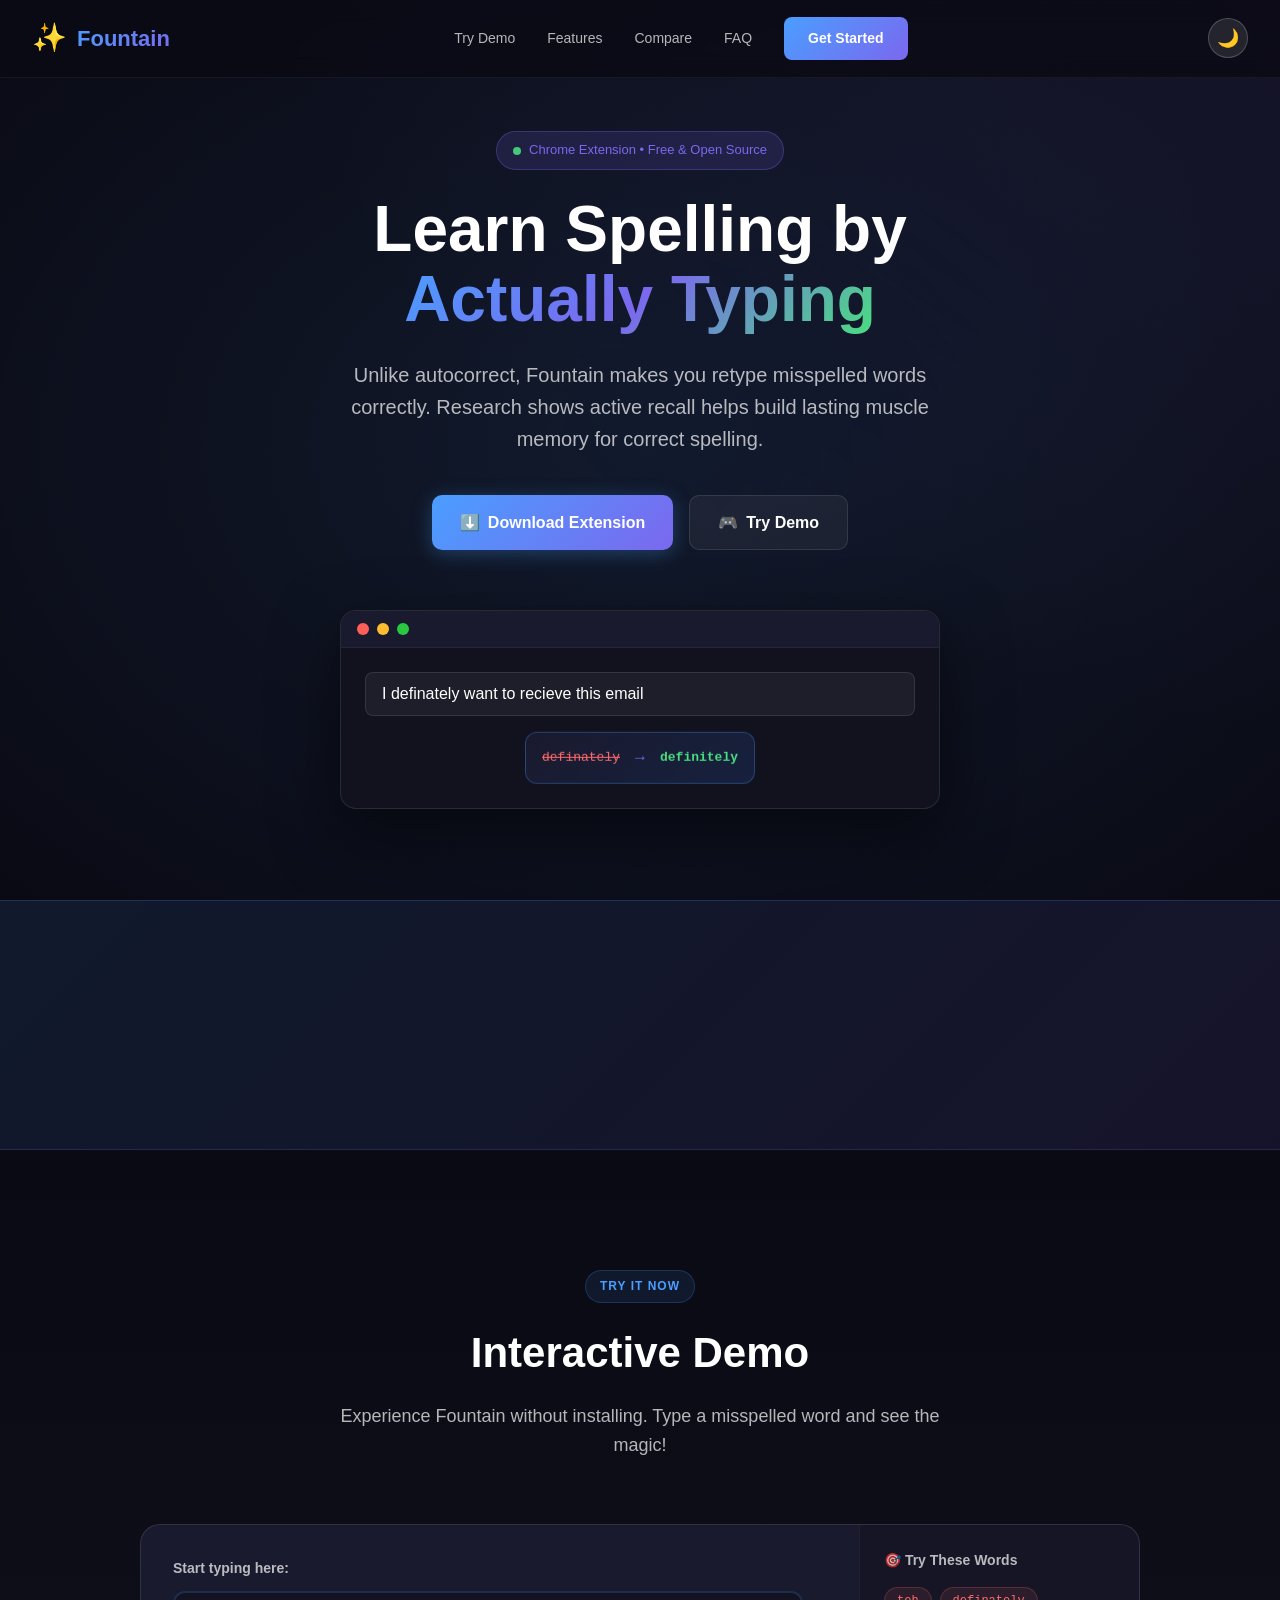
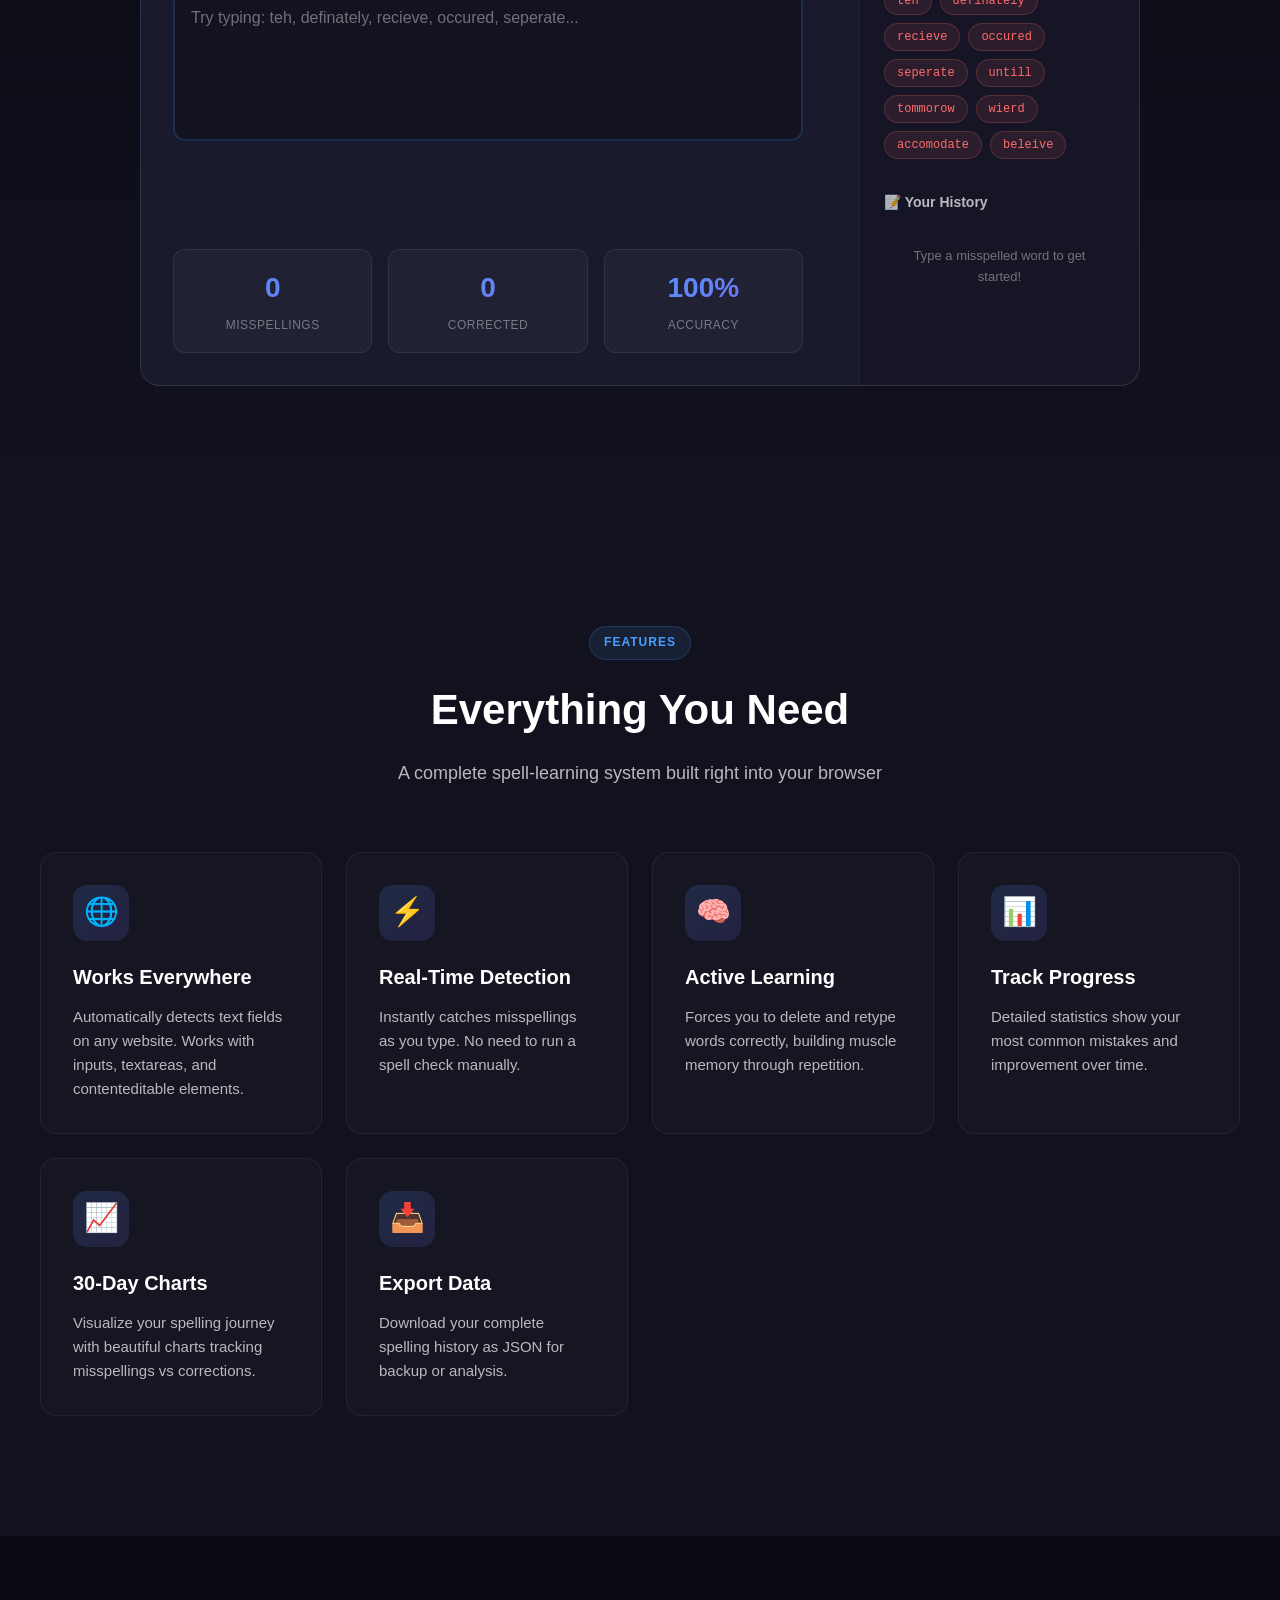
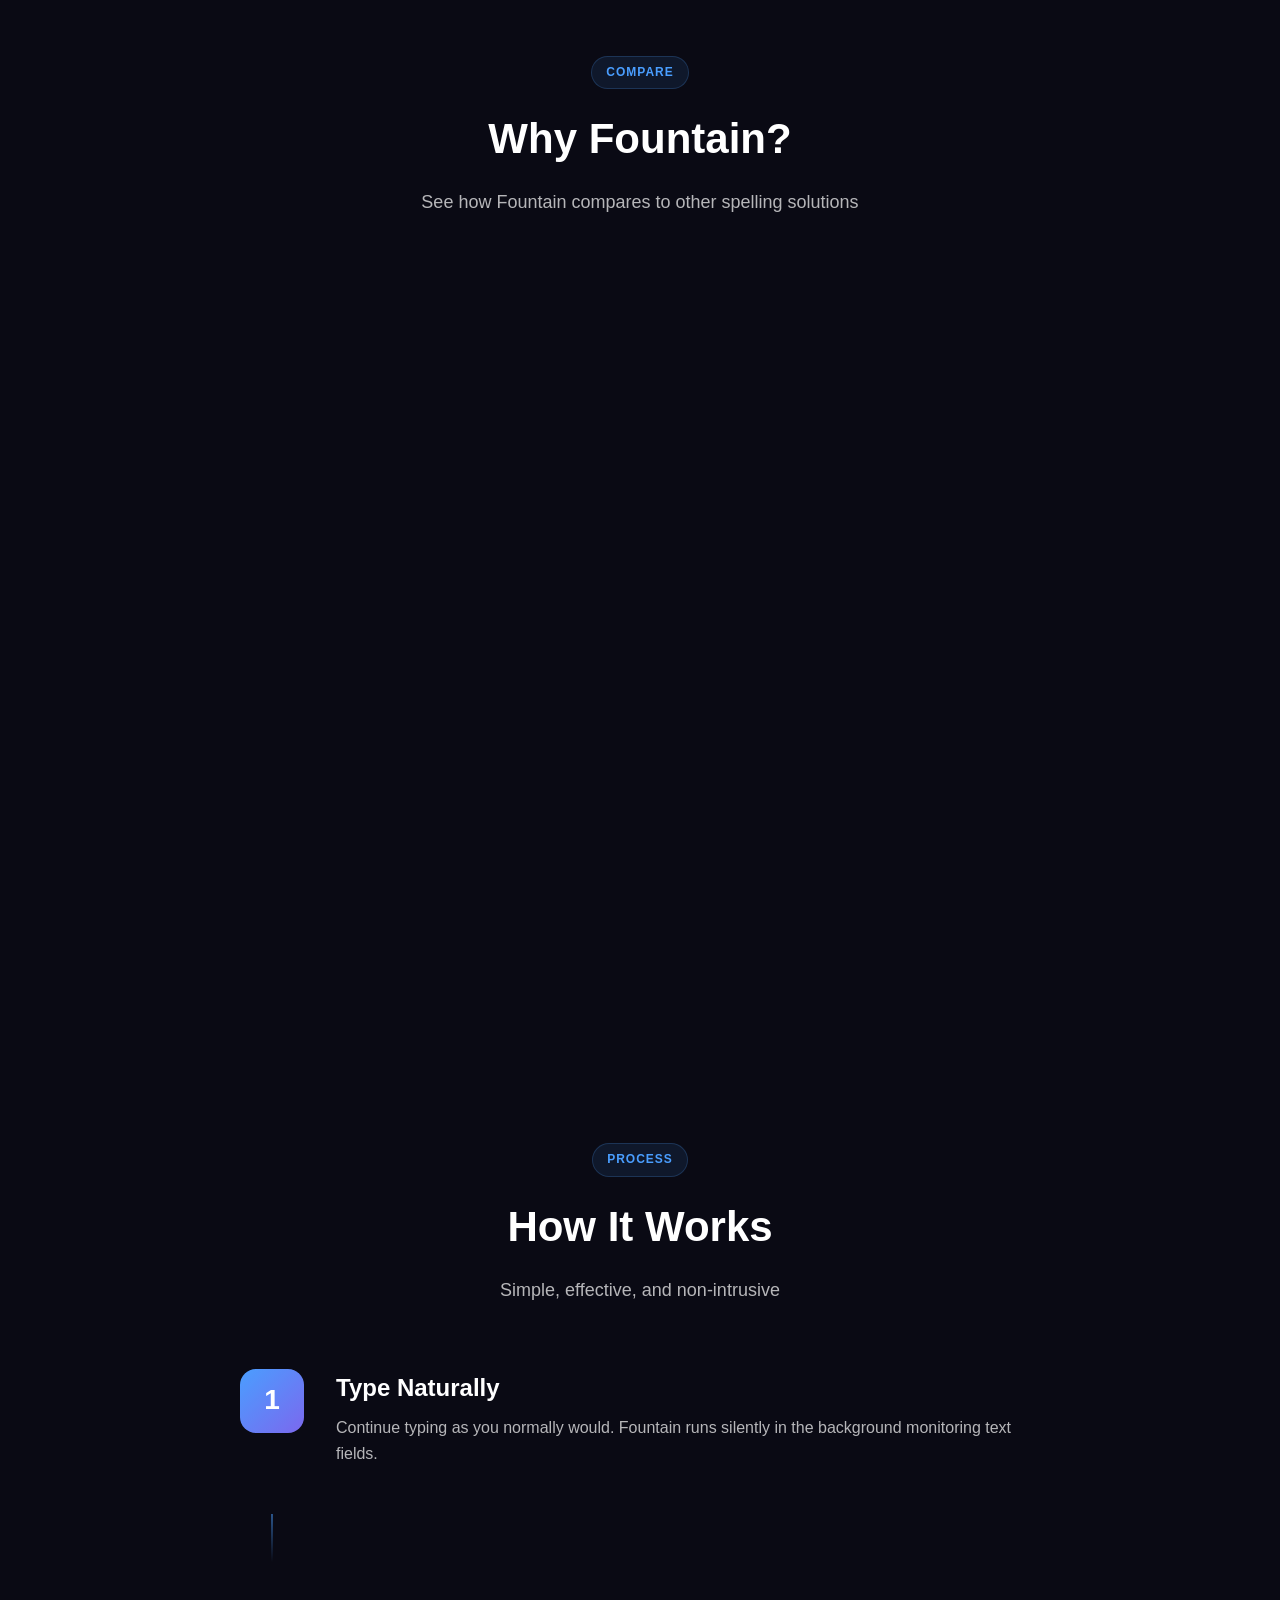
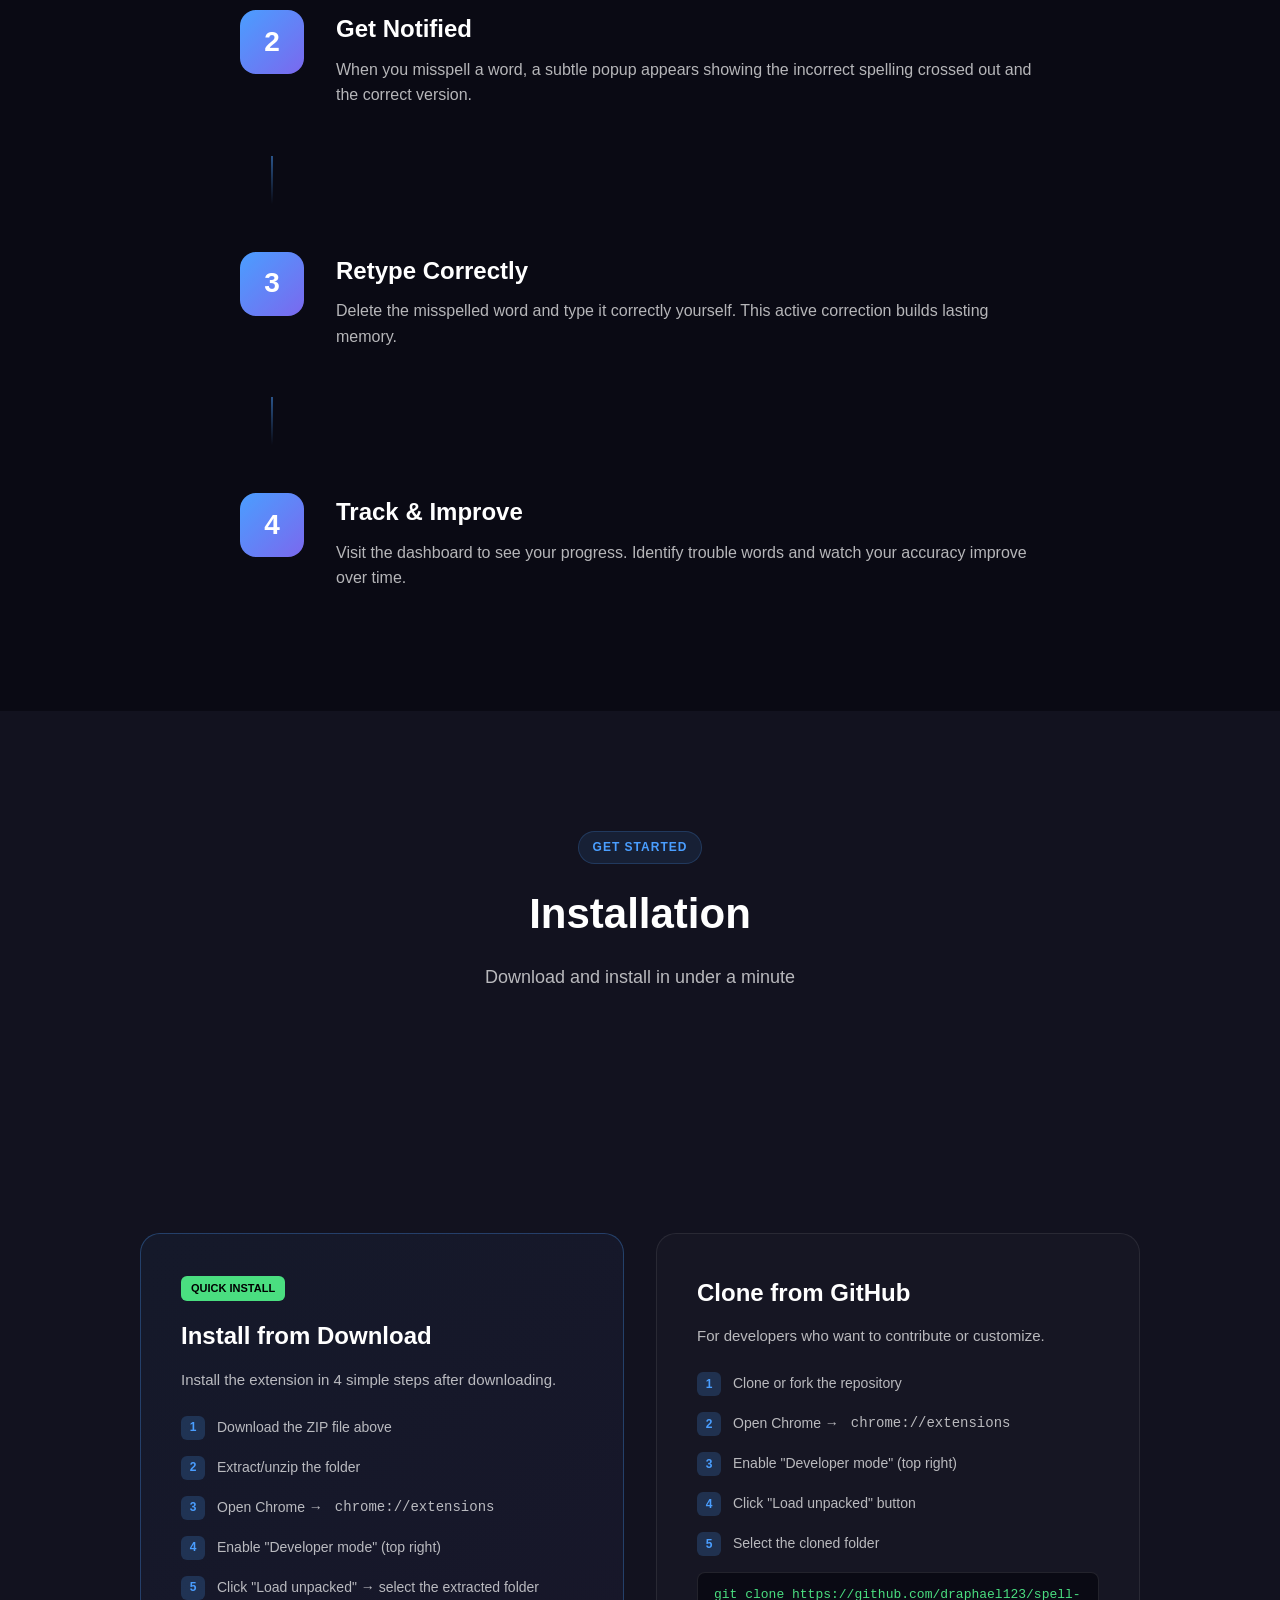
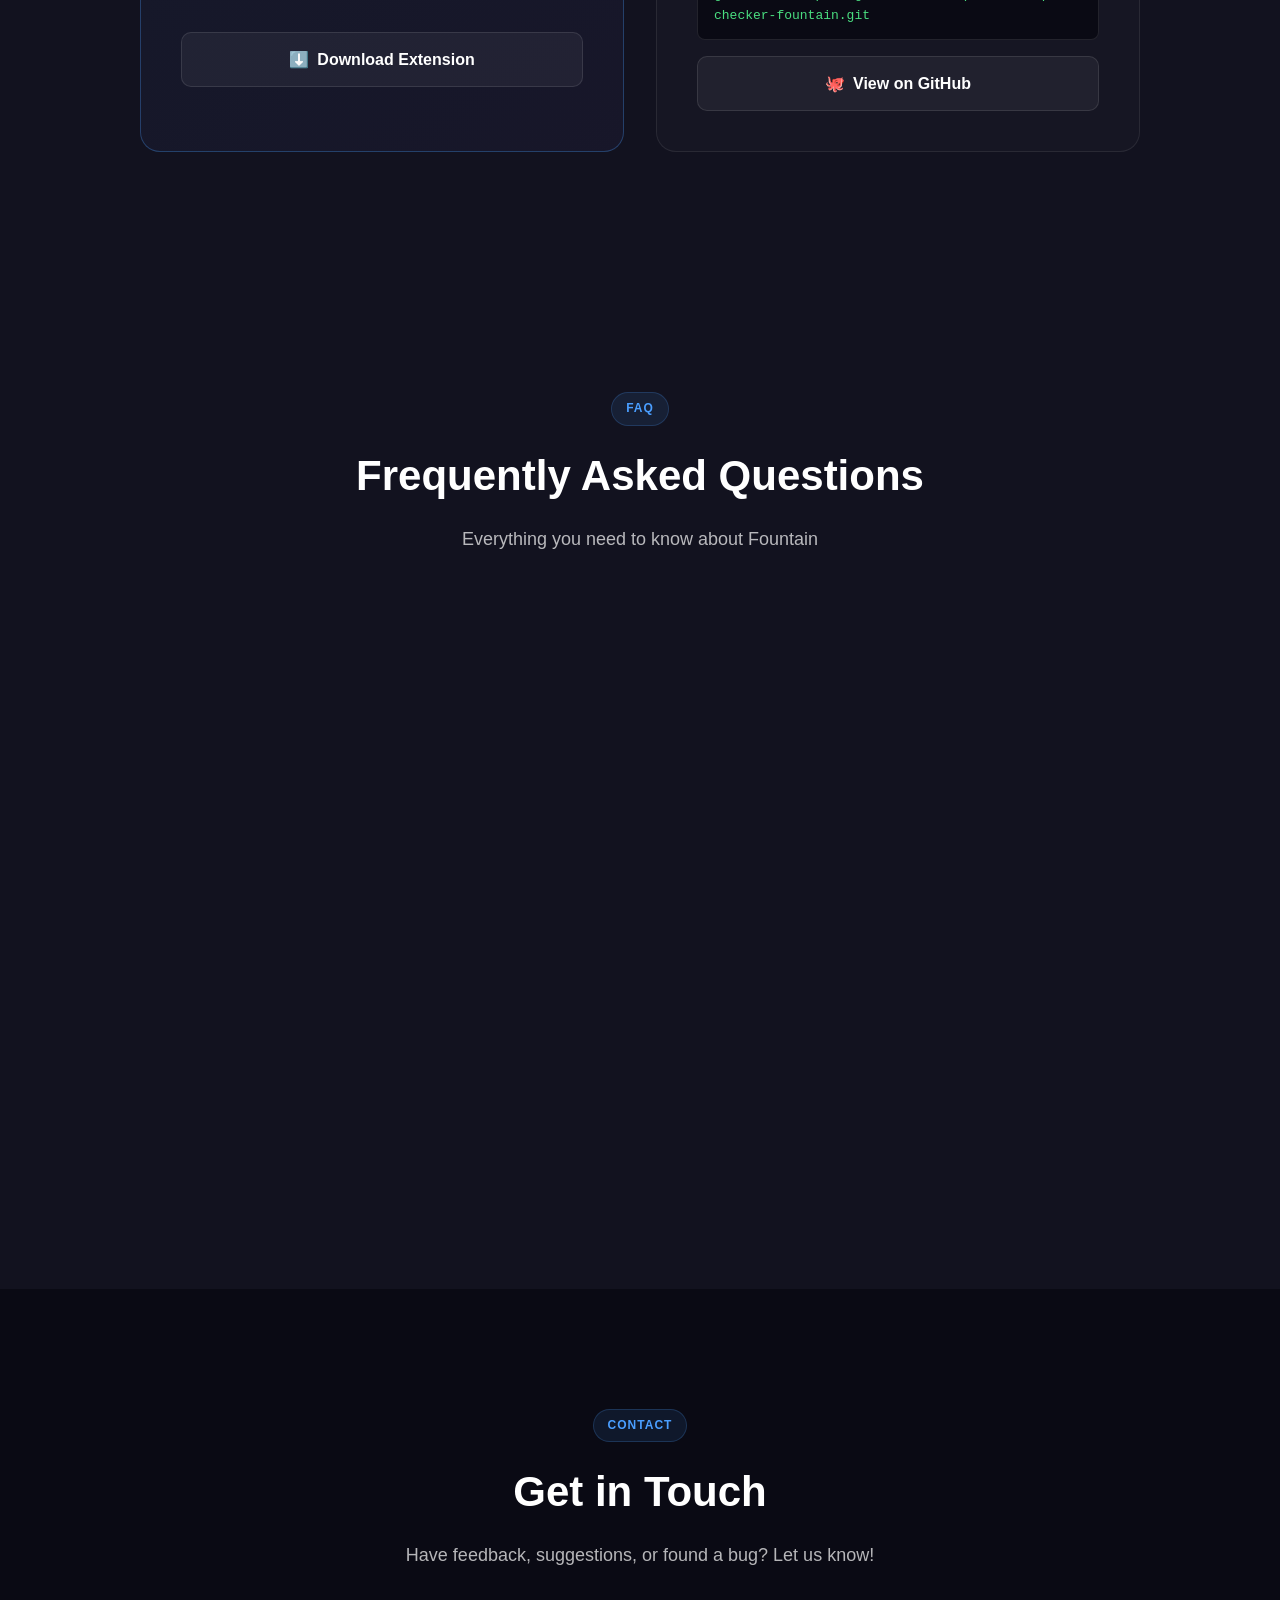
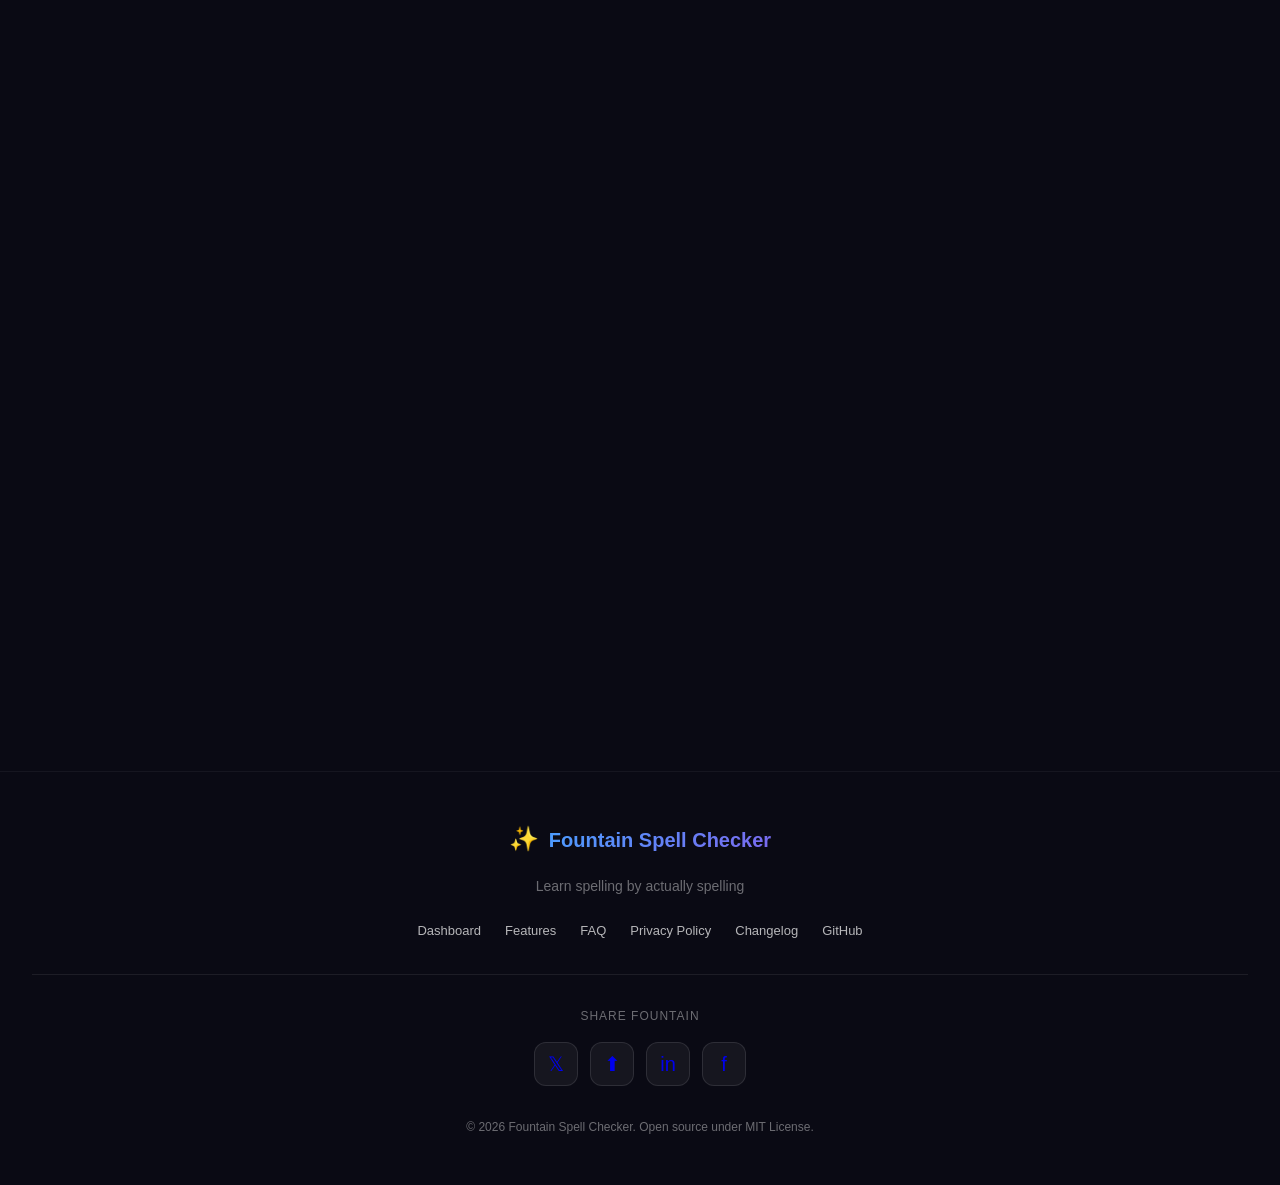
<file: index.html>
<!DOCTYPE html>
<html lang="en">
<head>
  <meta charset="UTF-8">
  <meta http-equiv="refresh" content="0; url=landing.html">
  <title>Fountain Spell Checker</title>
</head>
<body>
  <p>Redirecting to <a href="landing.html">Fountain Spell Checker</a>...</p>
</body>
</html>
</file>
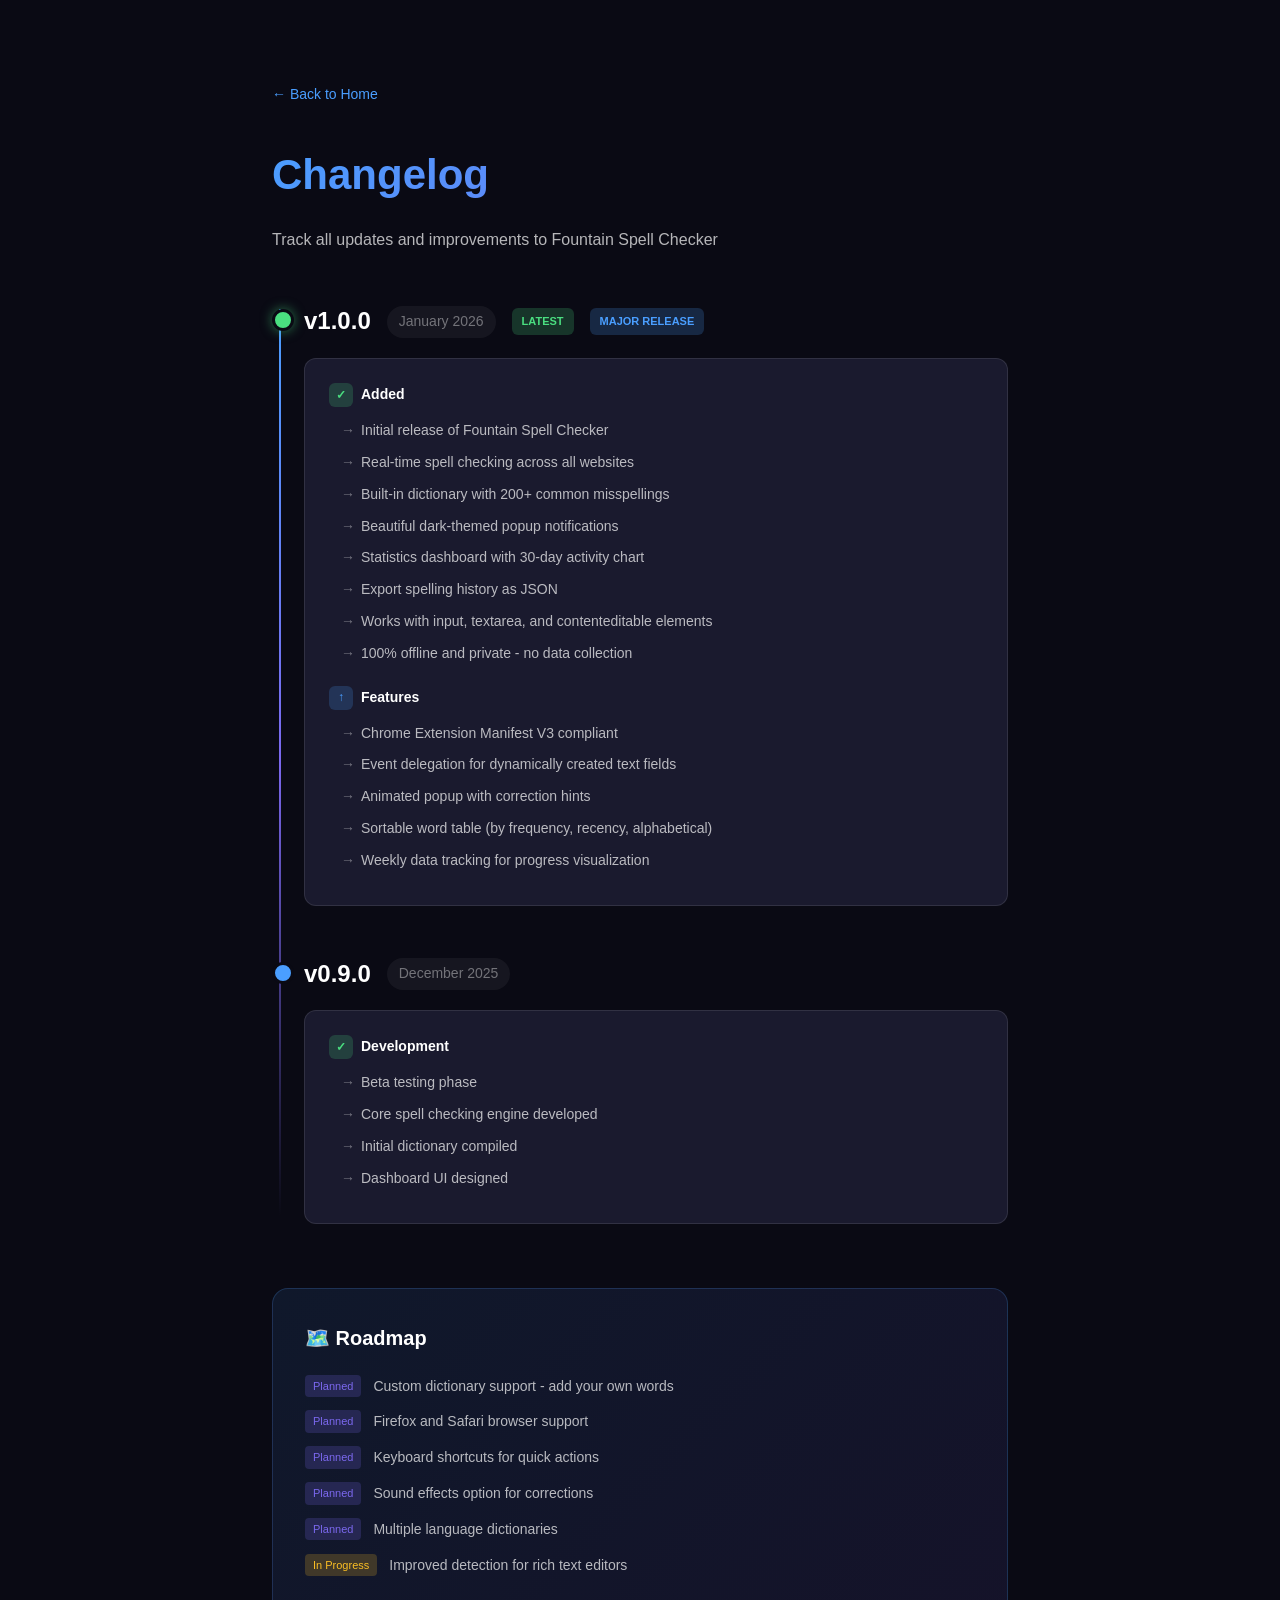
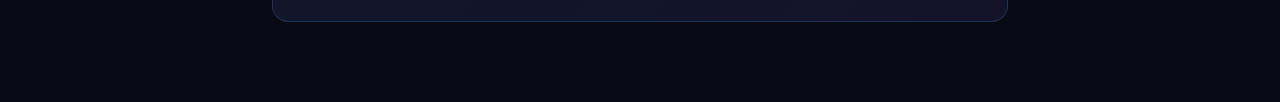
<file: changelog.html>
<!DOCTYPE html>
<html lang="en">
<head>
  <meta charset="UTF-8">
  <meta name="viewport" content="width=device-width, initial-scale=1.0">
  <title>Changelog - Fountain Spell Checker</title>
  <style>
    :root {
      --bg-primary: #0a0a14;
      --bg-secondary: #12121f;
      --bg-tertiary: #1a1a2e;
      --text-primary: #ffffff;
      --text-secondary: rgba(255, 255, 255, 0.7);
      --text-muted: rgba(255, 255, 255, 0.4);
      --accent-blue: #4a9eff;
      --accent-purple: #7b68ee;
      --accent-green: #4ade80;
      --accent-red: #ff6b6b;
      --accent-yellow: #fbbf24;
    }
    
    * {
      margin: 0;
      padding: 0;
      box-sizing: border-box;
    }
    
    body {
      font-family: 'Segoe UI', -apple-system, BlinkMacSystemFont, Roboto, sans-serif;
      background: var(--bg-primary);
      color: var(--text-primary);
      line-height: 1.7;
    }
    
    .container {
      max-width: 800px;
      margin: 0 auto;
      padding: 80px 32px;
    }
    
    .back-link {
      display: inline-flex;
      align-items: center;
      gap: 8px;
      color: var(--accent-blue);
      text-decoration: none;
      font-size: 14px;
      margin-bottom: 32px;
      transition: opacity 0.2s ease;
    }
    
    .back-link:hover {
      opacity: 0.8;
    }
    
    .page-header {
      margin-bottom: 48px;
    }
    
    .page-title {
      font-size: 42px;
      font-weight: 700;
      margin-bottom: 16px;
      background: linear-gradient(135deg, var(--accent-blue), var(--accent-purple));
      -webkit-background-clip: text;
      -webkit-text-fill-color: transparent;
      background-clip: text;
    }
    
    .page-subtitle {
      font-size: 16px;
      color: var(--text-secondary);
    }
    
    .timeline {
      position: relative;
      padding-left: 32px;
    }
    
    .timeline::before {
      content: '';
      position: absolute;
      left: 7px;
      top: 8px;
      bottom: 8px;
      width: 2px;
      background: linear-gradient(to bottom, var(--accent-blue), var(--accent-purple), transparent);
    }
    
    .release {
      position: relative;
      margin-bottom: 48px;
    }
    
    .release::before {
      content: '';
      position: absolute;
      left: -32px;
      top: 8px;
      width: 16px;
      height: 16px;
      background: var(--accent-blue);
      border-radius: 50%;
      border: 3px solid var(--bg-primary);
    }
    
    .release.latest::before {
      background: var(--accent-green);
      box-shadow: 0 0 12px rgba(74, 222, 128, 0.5);
    }
    
    .release-header {
      display: flex;
      align-items: center;
      gap: 16px;
      margin-bottom: 16px;
      flex-wrap: wrap;
    }
    
    .release-version {
      font-size: 24px;
      font-weight: 700;
      color: var(--text-primary);
    }
    
    .release-date {
      font-size: 14px;
      color: var(--text-muted);
      background: rgba(255, 255, 255, 0.05);
      padding: 4px 12px;
      border-radius: 20px;
    }
    
    .release-tag {
      font-size: 11px;
      font-weight: 600;
      padding: 4px 10px;
      border-radius: 6px;
      text-transform: uppercase;
    }
    
    .release-tag.latest {
      background: rgba(74, 222, 128, 0.2);
      color: var(--accent-green);
    }
    
    .release-tag.major {
      background: rgba(74, 158, 255, 0.2);
      color: var(--accent-blue);
    }
    
    .release-content {
      background: var(--bg-tertiary);
      border: 1px solid rgba(255, 255, 255, 0.1);
      border-radius: 12px;
      padding: 24px;
    }
    
    .change-category {
      margin-bottom: 20px;
    }
    
    .change-category:last-child {
      margin-bottom: 0;
    }
    
    .category-title {
      display: flex;
      align-items: center;
      gap: 8px;
      font-size: 14px;
      font-weight: 600;
      margin-bottom: 12px;
      color: var(--text-primary);
    }
    
    .category-icon {
      width: 24px;
      height: 24px;
      border-radius: 6px;
      display: flex;
      align-items: center;
      justify-content: center;
      font-size: 12px;
    }
    
    .category-icon.added {
      background: rgba(74, 222, 128, 0.2);
      color: var(--accent-green);
    }
    
    .category-icon.improved {
      background: rgba(74, 158, 255, 0.2);
      color: var(--accent-blue);
    }
    
    .category-icon.fixed {
      background: rgba(255, 107, 107, 0.2);
      color: var(--accent-red);
    }
    
    .category-icon.changed {
      background: rgba(251, 191, 36, 0.2);
      color: var(--accent-yellow);
    }
    
    .change-list {
      list-style: none;
      padding-left: 32px;
    }
    
    .change-list li {
      position: relative;
      color: var(--text-secondary);
      margin-bottom: 8px;
      font-size: 14px;
    }
    
    .change-list li::before {
      content: '→';
      position: absolute;
      left: -20px;
      color: var(--text-muted);
    }
    
    .roadmap {
      margin-top: 64px;
      background: linear-gradient(135deg, rgba(74, 158, 255, 0.1), rgba(123, 104, 238, 0.1));
      border: 1px solid rgba(74, 158, 255, 0.2);
      border-radius: 16px;
      padding: 32px;
    }
    
    .roadmap-title {
      font-size: 20px;
      font-weight: 600;
      margin-bottom: 20px;
      display: flex;
      align-items: center;
      gap: 8px;
    }
    
    .roadmap-list {
      list-style: none;
    }
    
    .roadmap-list li {
      display: flex;
      align-items: flex-start;
      gap: 12px;
      margin-bottom: 12px;
      color: var(--text-secondary);
      font-size: 14px;
    }
    
    .roadmap-status {
      font-size: 11px;
      padding: 2px 8px;
      border-radius: 4px;
      white-space: nowrap;
    }
    
    .roadmap-status.planned {
      background: rgba(123, 104, 238, 0.2);
      color: var(--accent-purple);
    }
    
    .roadmap-status.in-progress {
      background: rgba(251, 191, 36, 0.2);
      color: var(--accent-yellow);
    }
    
    @media (max-width: 768px) {
      .container {
        padding: 40px 20px;
      }
      
      .page-title {
        font-size: 32px;
      }
      
      .timeline {
        padding-left: 24px;
      }
      
      .release::before {
        left: -24px;
        width: 12px;
        height: 12px;
      }
    }
  </style>
</head>
<body>
  <div class="container">
    <a href="landing.html" class="back-link">← Back to Home</a>
    
    <header class="page-header">
      <h1 class="page-title">Changelog</h1>
      <p class="page-subtitle">Track all updates and improvements to Fountain Spell Checker</p>
    </header>
    
    <div class="timeline">
      <!-- Version 1.0.0 -->
      <div class="release latest">
        <div class="release-header">
          <span class="release-version">v1.0.0</span>
          <span class="release-date">January 2026</span>
          <span class="release-tag latest">Latest</span>
          <span class="release-tag major">Major Release</span>
        </div>
        
        <div class="release-content">
          <div class="change-category">
            <div class="category-title">
              <span class="category-icon added">✓</span>
              Added
            </div>
            <ul class="change-list">
              <li>Initial release of Fountain Spell Checker</li>
              <li>Real-time spell checking across all websites</li>
              <li>Built-in dictionary with 200+ common misspellings</li>
              <li>Beautiful dark-themed popup notifications</li>
              <li>Statistics dashboard with 30-day activity chart</li>
              <li>Export spelling history as JSON</li>
              <li>Works with input, textarea, and contenteditable elements</li>
              <li>100% offline and private - no data collection</li>
            </ul>
          </div>
          
          <div class="change-category">
            <div class="category-title">
              <span class="category-icon improved">↑</span>
              Features
            </div>
            <ul class="change-list">
              <li>Chrome Extension Manifest V3 compliant</li>
              <li>Event delegation for dynamically created text fields</li>
              <li>Animated popup with correction hints</li>
              <li>Sortable word table (by frequency, recency, alphabetical)</li>
              <li>Weekly data tracking for progress visualization</li>
            </ul>
          </div>
        </div>
      </div>
      
      <!-- Future versions placeholder -->
      <div class="release">
        <div class="release-header">
          <span class="release-version">v0.9.0</span>
          <span class="release-date">December 2025</span>
        </div>
        
        <div class="release-content">
          <div class="change-category">
            <div class="category-title">
              <span class="category-icon added">✓</span>
              Development
            </div>
            <ul class="change-list">
              <li>Beta testing phase</li>
              <li>Core spell checking engine developed</li>
              <li>Initial dictionary compiled</li>
              <li>Dashboard UI designed</li>
            </ul>
          </div>
        </div>
      </div>
    </div>
    
    <!-- Roadmap -->
    <div class="roadmap">
      <h2 class="roadmap-title">🗺️ Roadmap</h2>
      <ul class="roadmap-list">
        <li>
          <span class="roadmap-status planned">Planned</span>
          <span>Custom dictionary support - add your own words</span>
        </li>
        <li>
          <span class="roadmap-status planned">Planned</span>
          <span>Firefox and Safari browser support</span>
        </li>
        <li>
          <span class="roadmap-status planned">Planned</span>
          <span>Keyboard shortcuts for quick actions</span>
        </li>
        <li>
          <span class="roadmap-status planned">Planned</span>
          <span>Sound effects option for corrections</span>
        </li>
        <li>
          <span class="roadmap-status planned">Planned</span>
          <span>Multiple language dictionaries</span>
        </li>
        <li>
          <span class="roadmap-status in-progress">In Progress</span>
          <span>Improved detection for rich text editors</span>
        </li>
      </ul>
    </div>
  </div>
</body>
</html>
</file>
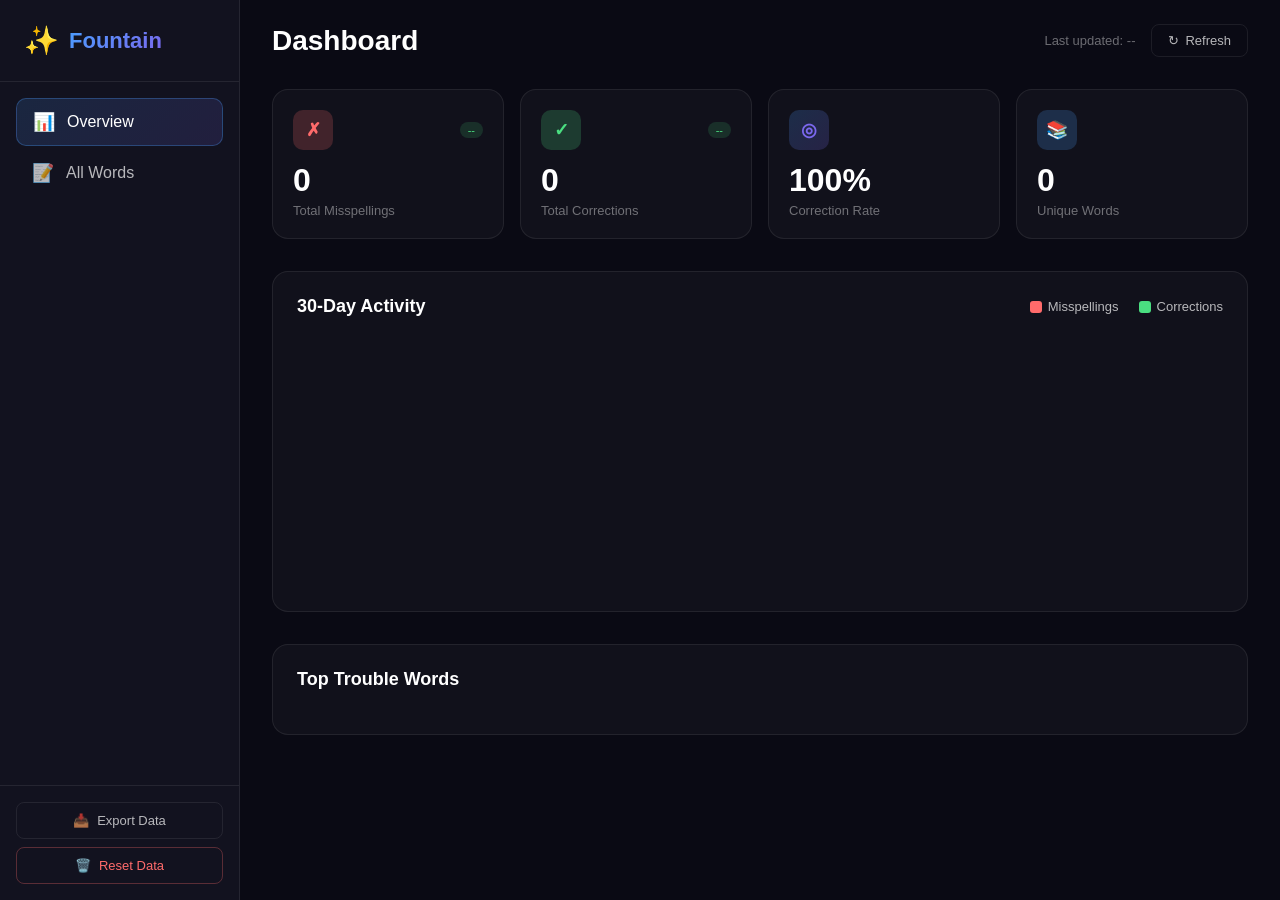
<file: dashboard.html>
<!DOCTYPE html>
<html lang="en">
<head>
  <meta charset="UTF-8">
  <meta name="viewport" content="width=device-width, initial-scale=1.0">
  <title>Fountain Spell Checker - Dashboard</title>
  <link rel="stylesheet" href="dashboard.css">
</head>
<body>
  <div class="dashboard">
    <!-- Sidebar Navigation -->
    <aside class="sidebar">
      <div class="sidebar-header">
        <div class="logo">
          <span class="logo-icon">✨</span>
          <span class="logo-text">Fountain</span>
        </div>
      </div>
      
      <nav class="sidebar-nav">
        <a href="#overview" class="nav-item active" data-section="overview">
          <span class="nav-icon">📊</span>
          <span>Overview</span>
        </a>
        <a href="#words" class="nav-item" data-section="words">
          <span class="nav-icon">📝</span>
          <span>All Words</span>
        </a>
      </nav>

      <div class="sidebar-footer">
        <button class="sidebar-btn" id="export-btn">
          <span class="btn-icon">📥</span>
          Export Data
        </button>
        <button class="sidebar-btn danger" id="reset-btn">
          <span class="btn-icon">🗑️</span>
          Reset Data
        </button>
      </div>
    </aside>

    <!-- Main Content -->
    <main class="main-content">
      <!-- Header -->
      <header class="main-header">
        <h1 class="page-title">Dashboard</h1>
        <div class="header-actions">
          <span class="last-updated" id="last-updated">Last updated: --</span>
          <button class="refresh-btn" id="refresh-btn">
            <span>↻</span> Refresh
          </button>
        </div>
      </header>

      <!-- Overview Section -->
      <section id="overview" class="section active">
        <!-- Stats Cards -->
        <div class="stats-grid">
          <div class="stat-card">
            <div class="stat-header">
              <span class="stat-icon misspell">✗</span>
              <span class="stat-trend" id="misspell-trend">--</span>
            </div>
            <div class="stat-value" id="stat-misspellings">0</div>
            <div class="stat-label">Total Misspellings</div>
          </div>
          
          <div class="stat-card">
            <div class="stat-header">
              <span class="stat-icon correct">✓</span>
              <span class="stat-trend" id="correct-trend">--</span>
            </div>
            <div class="stat-value" id="stat-corrections">0</div>
            <div class="stat-label">Total Corrections</div>
          </div>
          
          <div class="stat-card">
            <div class="stat-header">
              <span class="stat-icon accuracy">◎</span>
            </div>
            <div class="stat-value" id="stat-accuracy">100%</div>
            <div class="stat-label">Correction Rate</div>
          </div>
          
          <div class="stat-card">
            <div class="stat-header">
              <span class="stat-icon words">📚</span>
            </div>
            <div class="stat-value" id="stat-unique">0</div>
            <div class="stat-label">Unique Words</div>
          </div>
        </div>

        <!-- Activity Chart -->
        <div class="chart-container">
          <div class="chart-header">
            <h2 class="chart-title">30-Day Activity</h2>
            <div class="chart-legend">
              <span class="legend-item misspell">
                <span class="legend-color"></span>
                Misspellings
              </span>
              <span class="legend-item correct">
                <span class="legend-color"></span>
                Corrections
              </span>
            </div>
          </div>
          <div class="chart-wrapper">
            <canvas id="activity-chart"></canvas>
          </div>
        </div>

        <!-- Top Trouble Words -->
        <div class="trouble-container">
          <h2 class="section-title">Top Trouble Words</h2>
          <div class="trouble-grid" id="trouble-grid">
            <!-- Populated by JS -->
          </div>
        </div>
      </section>

      <!-- Words Section -->
      <section id="words" class="section">
        <div class="table-container">
          <div class="table-header">
            <h2 class="table-title">All Misspelled Words</h2>
            <div class="table-controls">
              <input type="text" class="search-input" id="search-input" placeholder="Search words...">
              <select class="sort-select" id="sort-select">
                <option value="count-desc">Most Frequent</option>
                <option value="count-asc">Least Frequent</option>
                <option value="recent">Most Recent</option>
                <option value="oldest">Oldest</option>
                <option value="alpha-asc">A → Z</option>
                <option value="alpha-desc">Z → A</option>
              </select>
            </div>
          </div>
          
          <div class="table-wrapper">
            <table class="words-table">
              <thead>
                <tr>
                  <th>Misspelled</th>
                  <th>Correct</th>
                  <th>Count</th>
                  <th>Corrected</th>
                  <th>Rate</th>
                  <th>First Seen</th>
                  <th>Last Seen</th>
                </tr>
              </thead>
              <tbody id="words-table-body">
                <!-- Populated by JS -->
              </tbody>
            </table>
          </div>
          
          <div class="table-footer">
            <span class="table-count" id="table-count">0 words</span>
          </div>
        </div>
      </section>
    </main>
  </div>

  <!-- Reset Confirmation Modal -->
  <div class="modal" id="reset-modal">
    <div class="modal-content">
      <div class="modal-icon">⚠️</div>
      <h3 class="modal-title">Reset All Data?</h3>
      <p class="modal-text">This will permanently delete all your spelling history. This action cannot be undone.</p>
      <div class="modal-actions">
        <button class="modal-btn cancel" id="modal-cancel">Cancel</button>
        <button class="modal-btn confirm" id="modal-confirm">Reset Everything</button>
      </div>
    </div>
  </div>

  <script src="dashboard.js"></script>
</body>
</html>
</file>
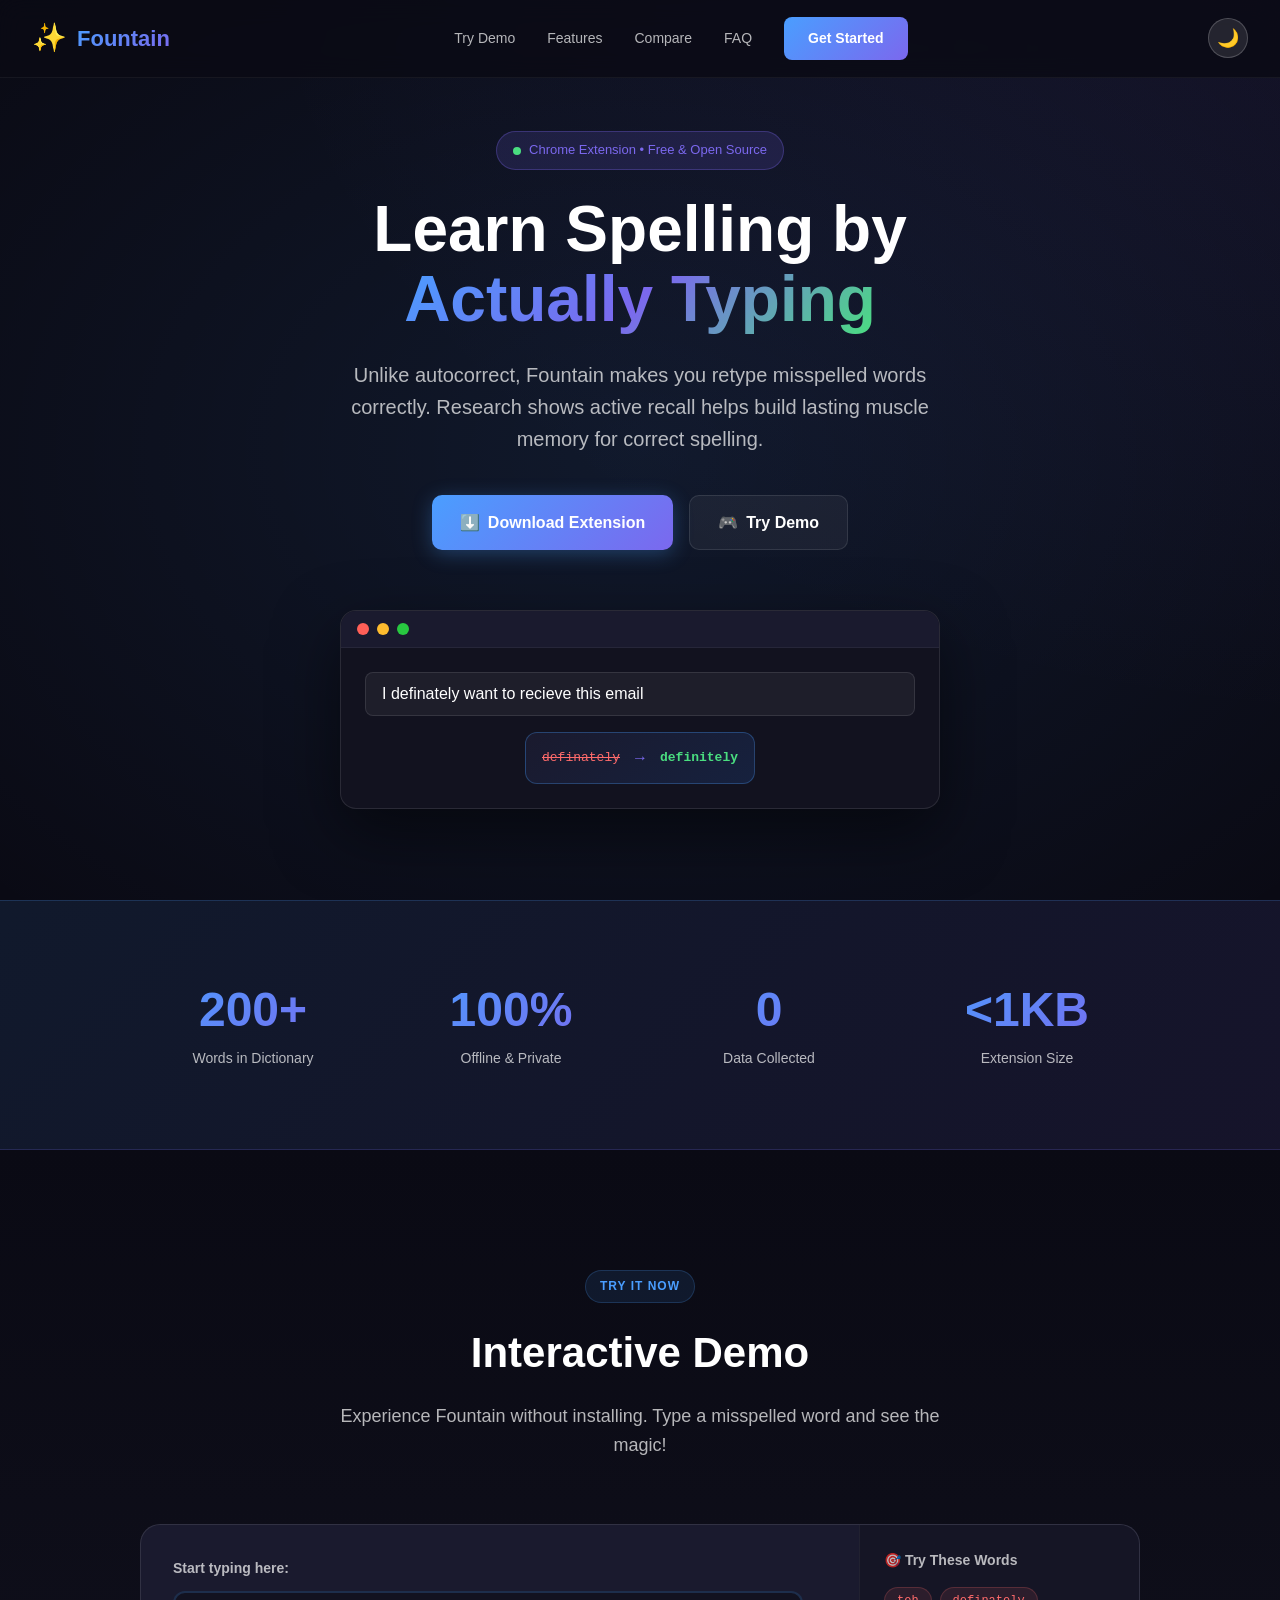
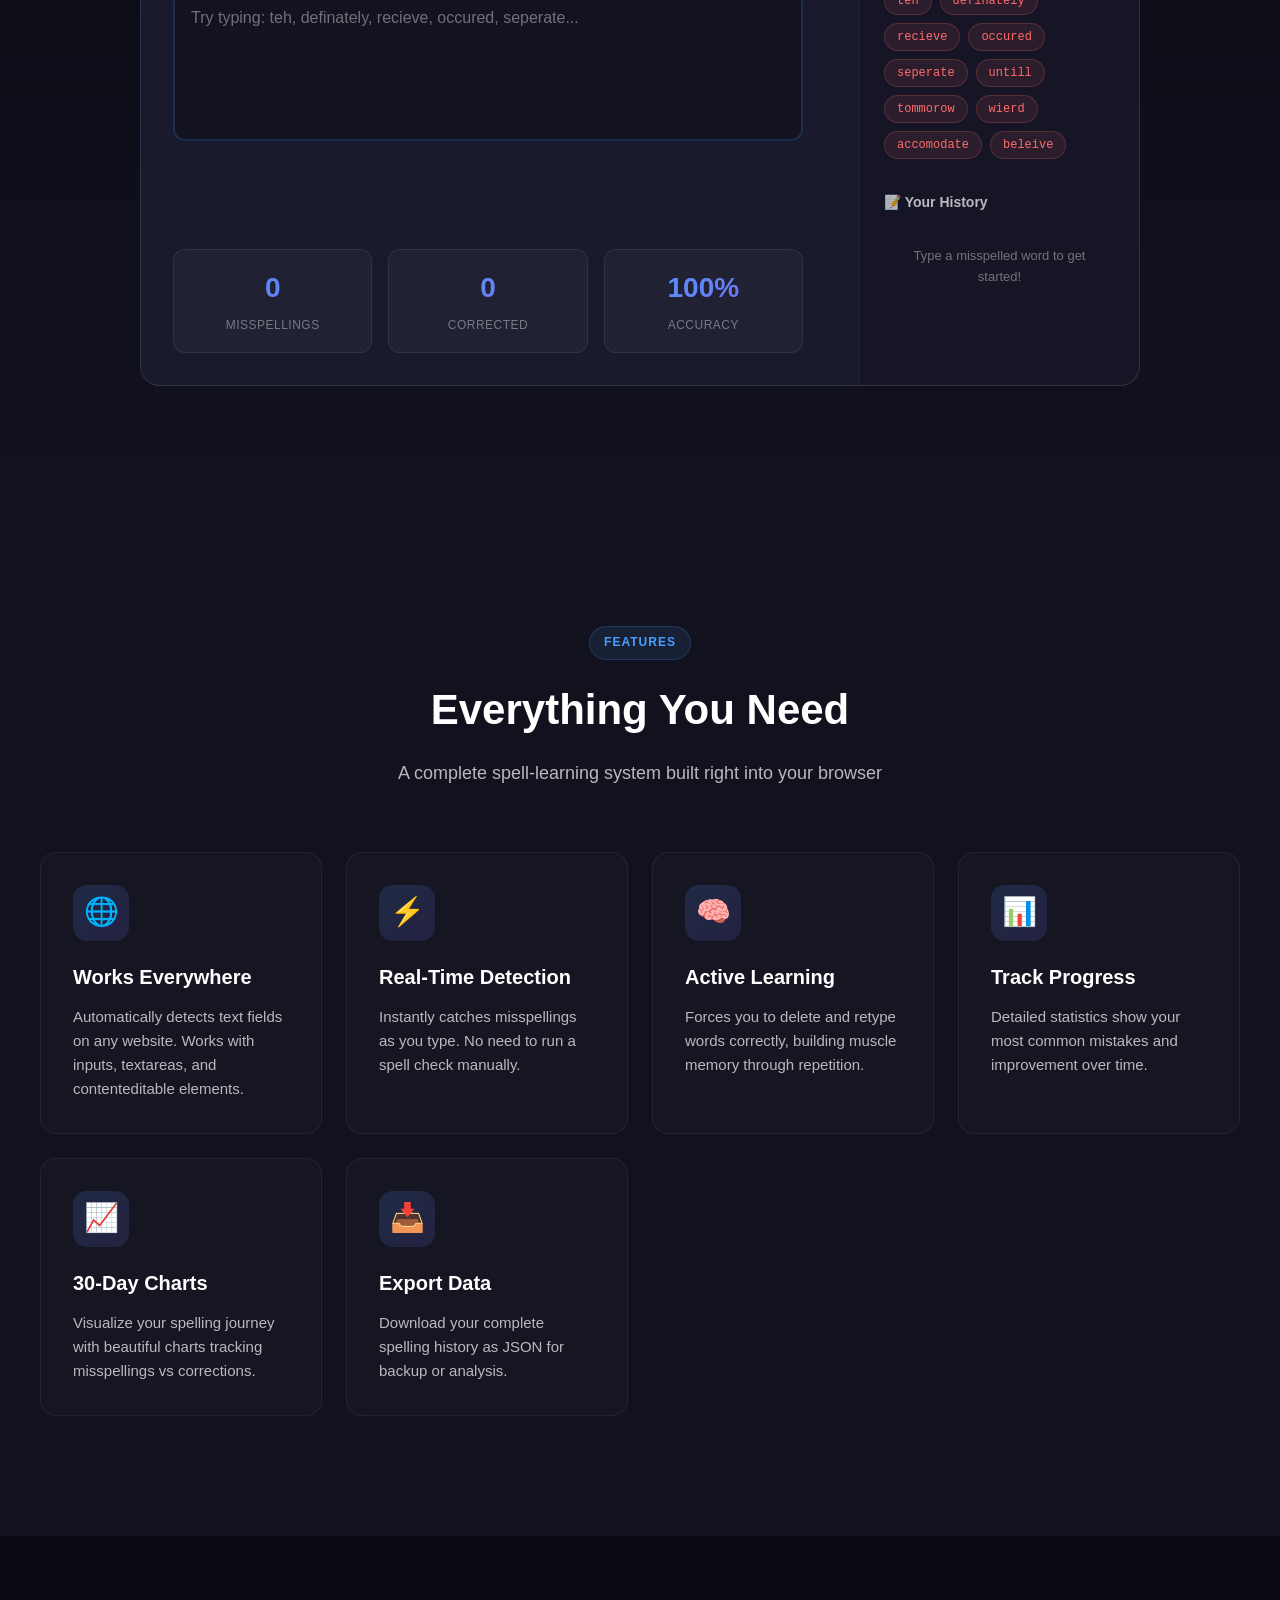
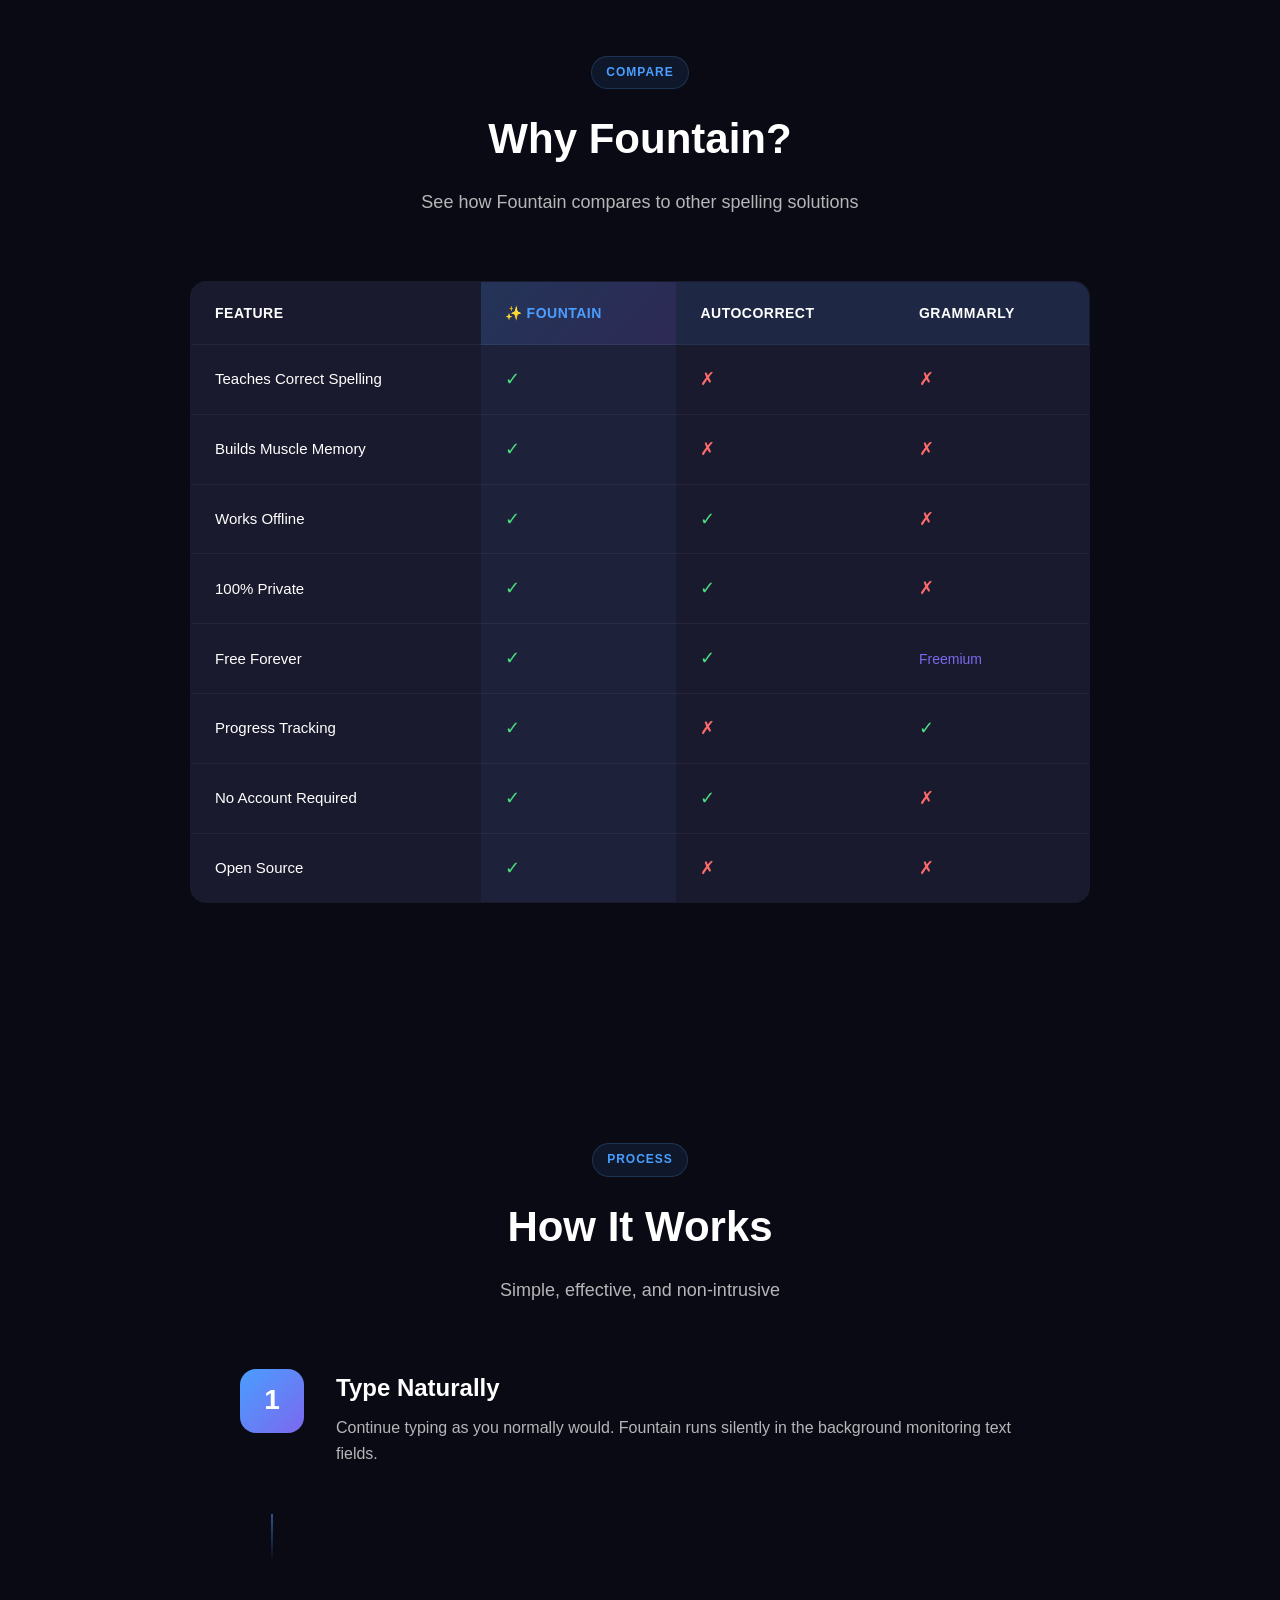
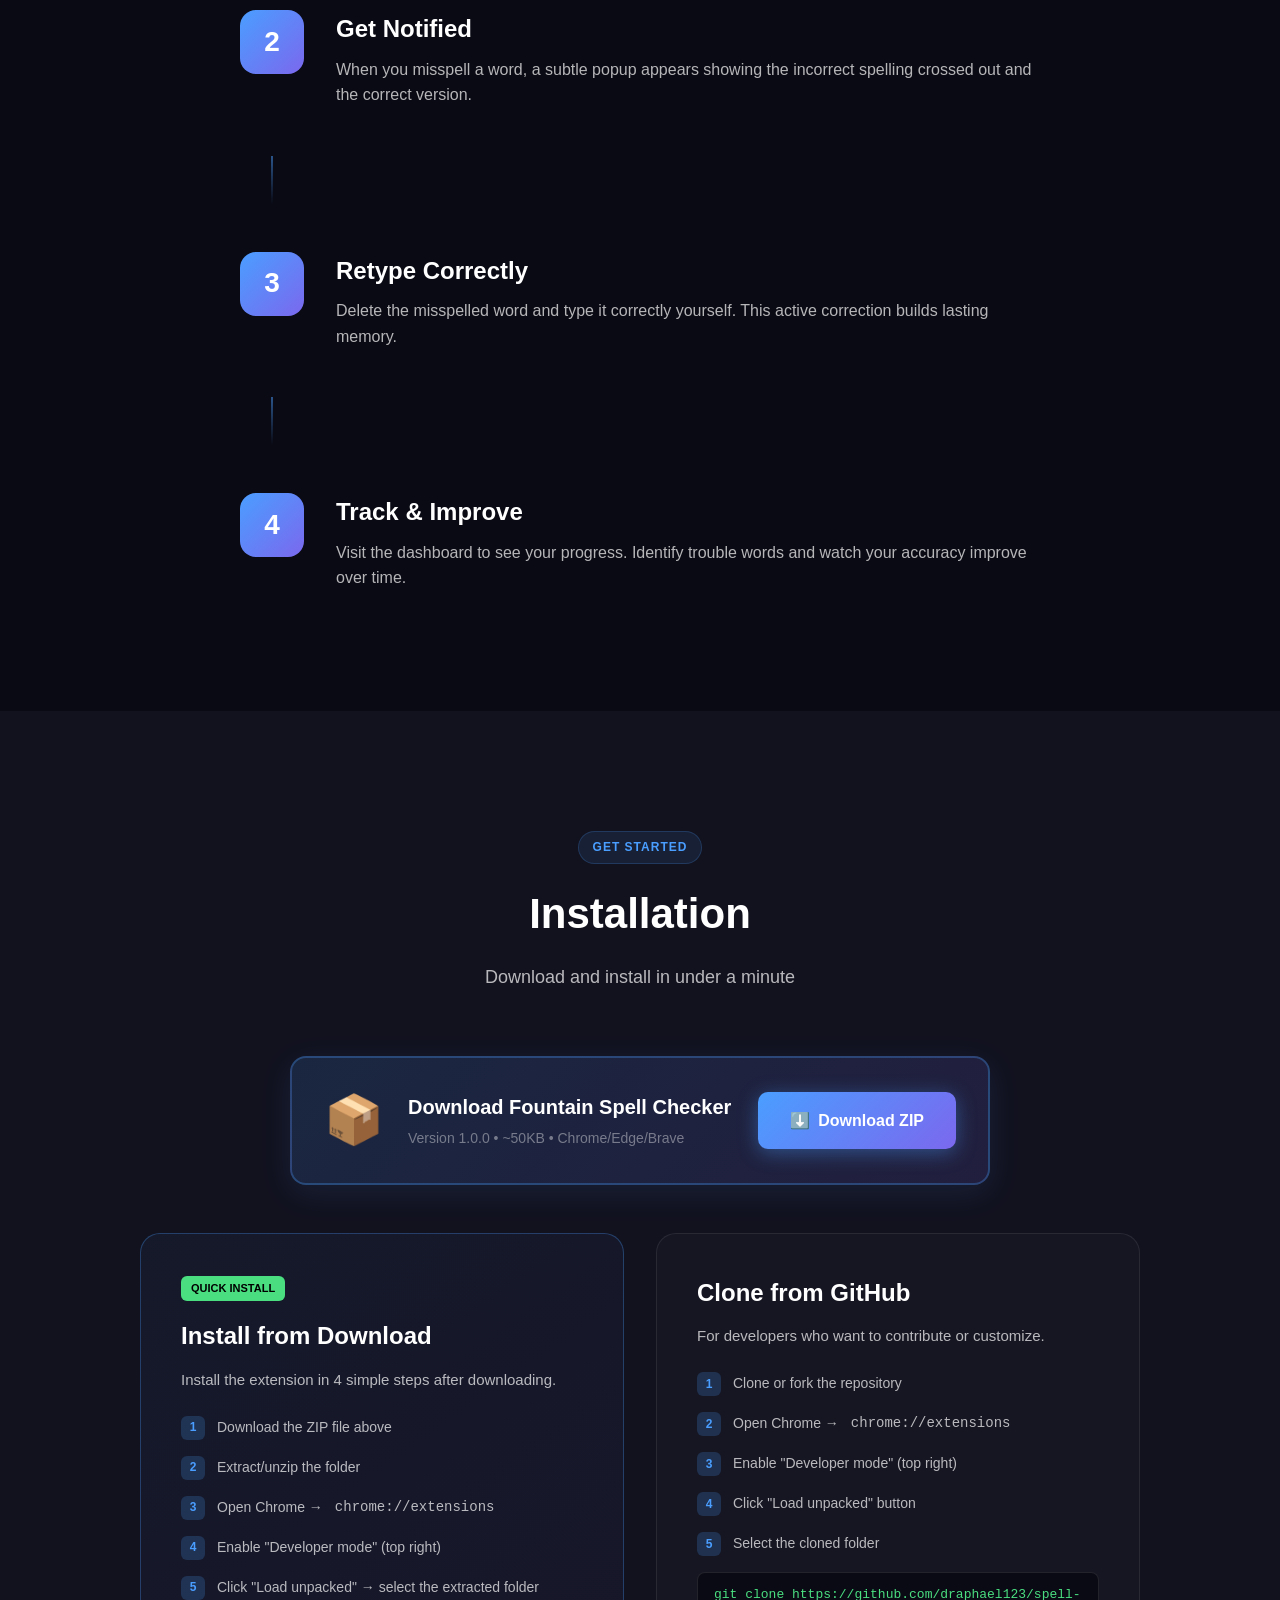
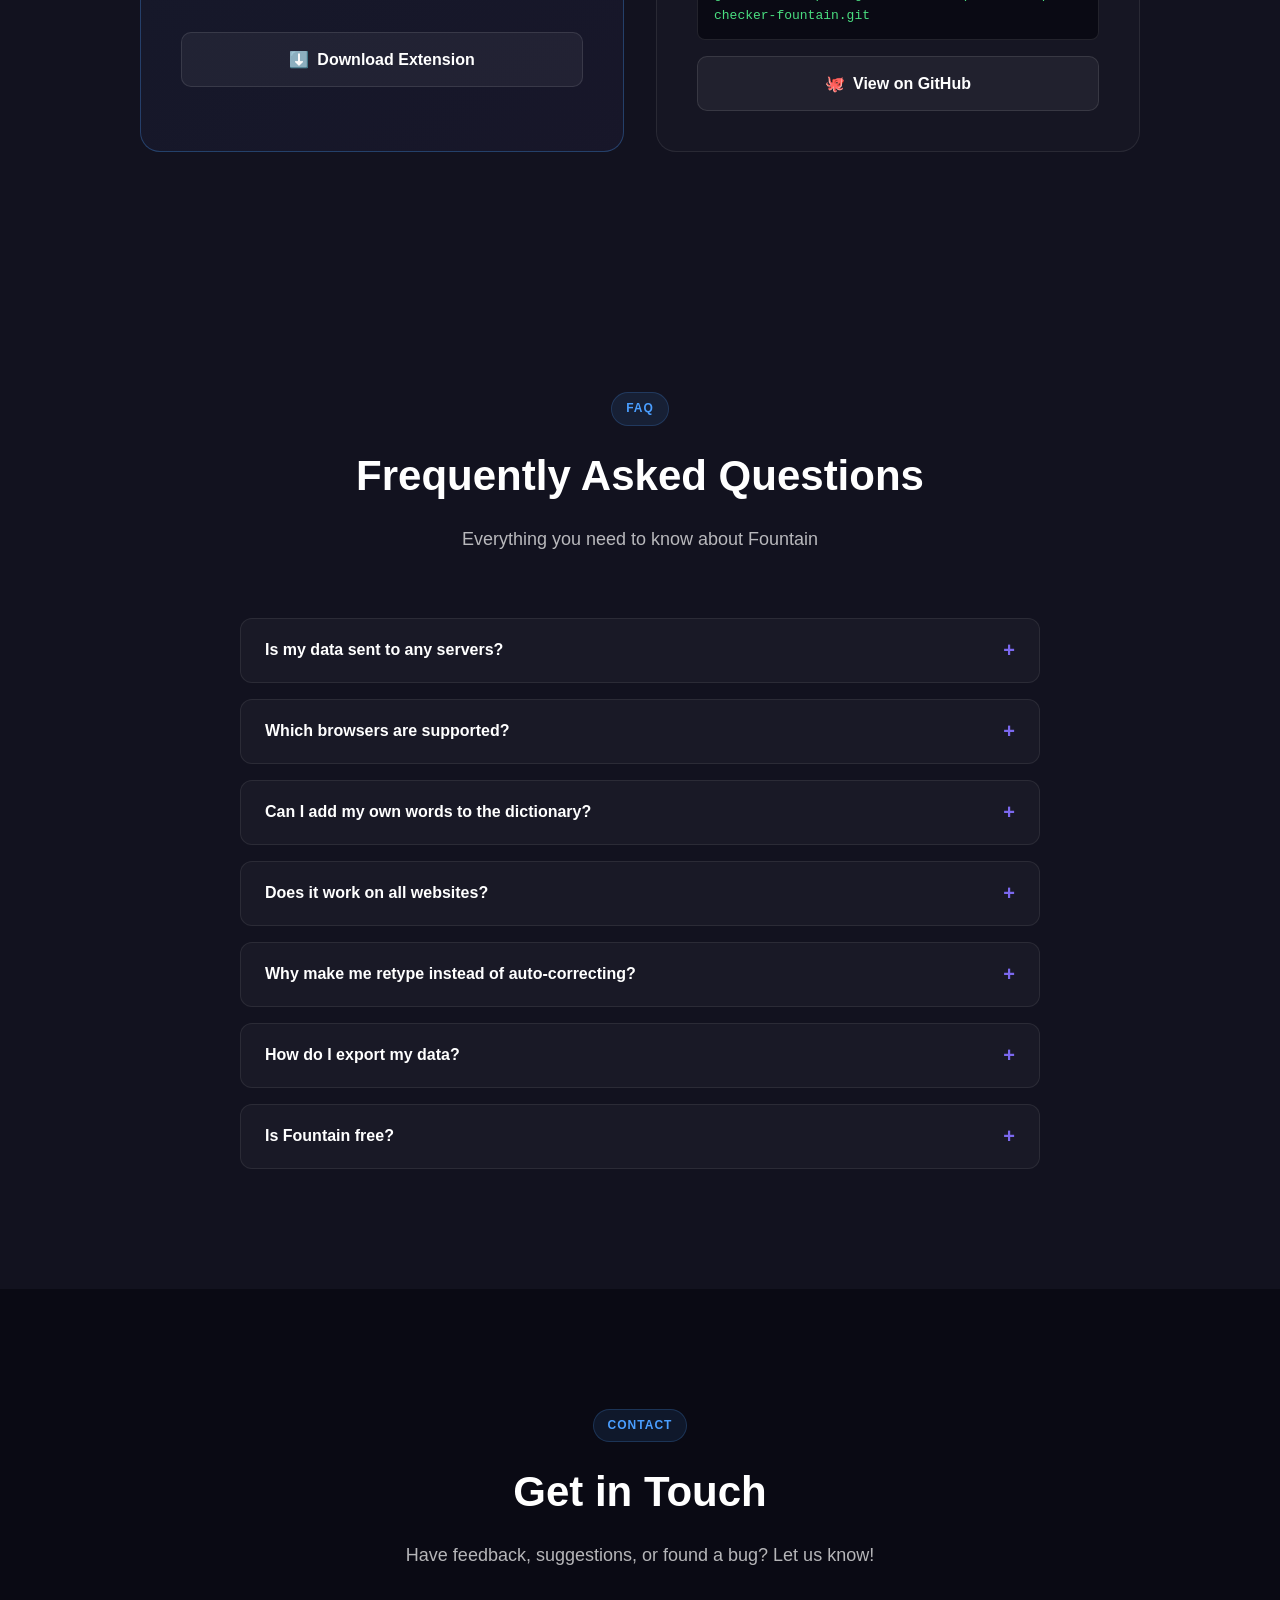
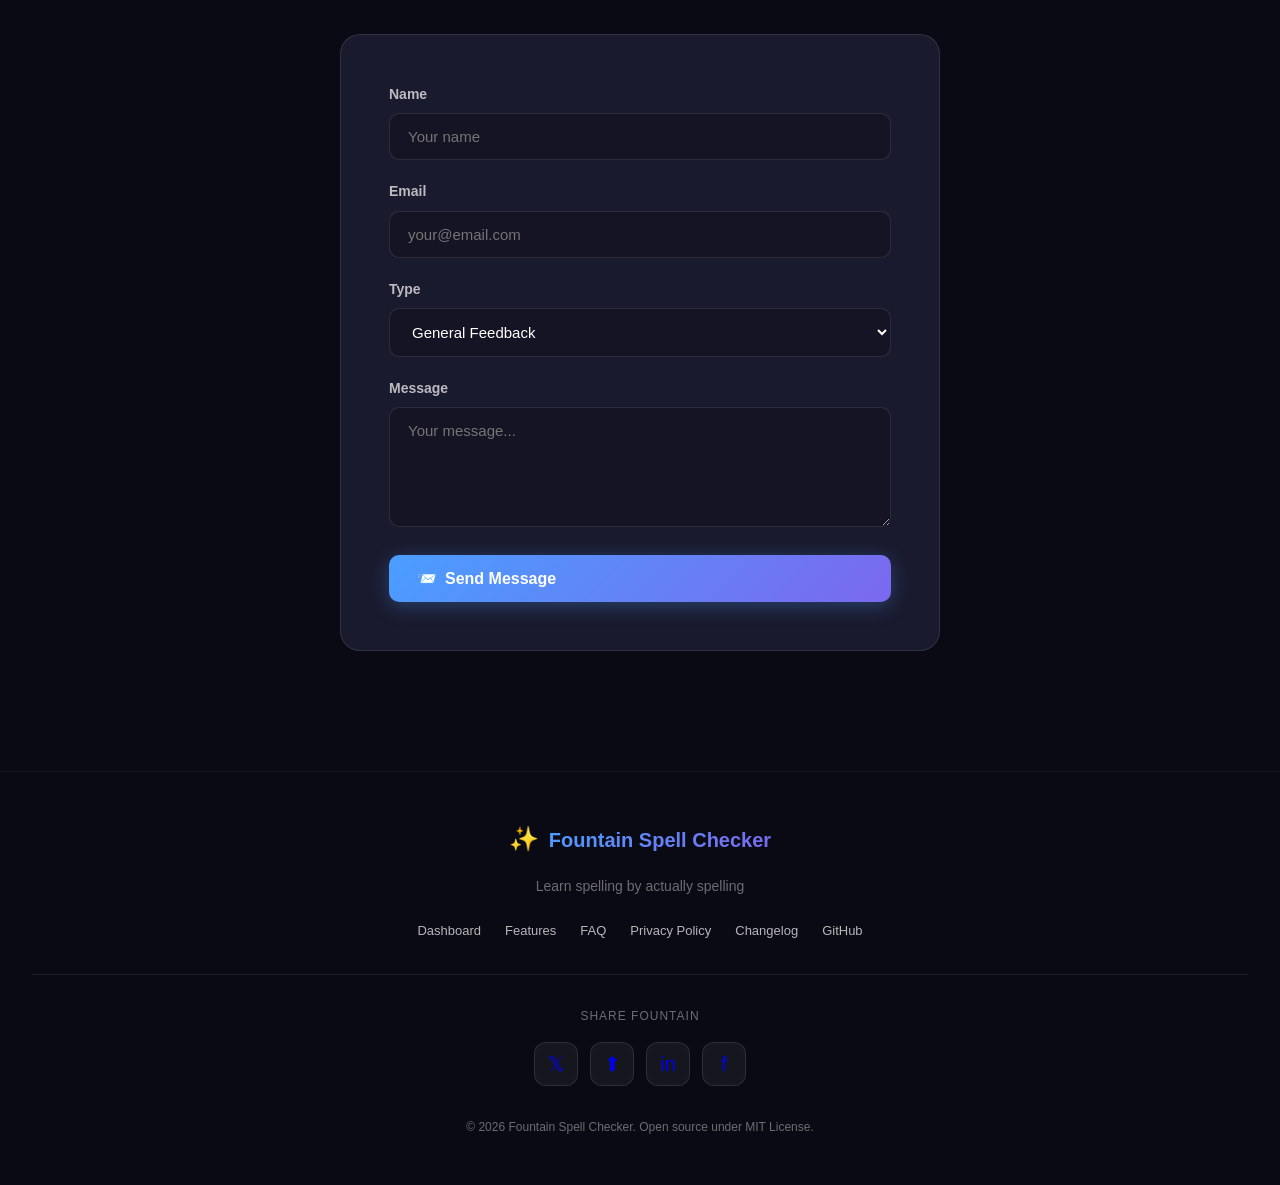
<file: landing.html>
<!DOCTYPE html>
<html lang="en">
<head>
  <meta charset="UTF-8">
  <meta name="viewport" content="width=device-width, initial-scale=1.0">
  <title>Fountain Spell Checker - Learn by Retyping</title>
  <style>
    /**
     * Fountain Spell Checker - Landing Page Styles
     * Dark theme with blue (#4a9eff) and purple (#7b68ee) accents
     */
    
    /* ============================================================
       CSS VARIABLES
       ============================================================ */
    :root {
      --bg-primary: #0a0a14;
      --bg-secondary: #12121f;
      --bg-tertiary: #1a1a2e;
      --text-primary: #ffffff;
      --text-secondary: rgba(255, 255, 255, 0.7);
      --text-muted: rgba(255, 255, 255, 0.4);
      --accent-blue: #4a9eff;
      --accent-purple: #7b68ee;
      --accent-green: #4ade80;
      --accent-red: #ff6b6b;
    }
    
    /* ============================================================
       BASE STYLES
       ============================================================ */
    * {
      margin: 0;
      padding: 0;
      box-sizing: border-box;
    }
    
    html {
      scroll-behavior: smooth;
    }
    
    body {
      font-family: 'Segoe UI', -apple-system, BlinkMacSystemFont, Roboto, sans-serif;
      background: var(--bg-primary);
      color: var(--text-primary);
      line-height: 1.6;
      overflow-x: hidden;
    }
    
    /* ============================================================
       NAVIGATION
       ============================================================ */
    nav {
      position: fixed;
      top: 0;
      left: 0;
      right: 0;
      z-index: 100;
      padding: 16px 32px;
      display: flex;
      justify-content: space-between;
      align-items: center;
      background: rgba(10, 10, 20, 0.8);
      backdrop-filter: blur(12px);
      border-bottom: 1px solid rgba(255, 255, 255, 0.05);
    }
    
    .nav-logo {
      display: flex;
      align-items: center;
      gap: 10px;
      text-decoration: none;
    }
    
    .nav-logo-icon {
      font-size: 28px;
    }
    
    .nav-logo-text {
      font-size: 22px;
      font-weight: 700;
      background: linear-gradient(135deg, var(--accent-blue), var(--accent-purple));
      -webkit-background-clip: text;
      -webkit-text-fill-color: transparent;
      background-clip: text;
    }
    
    .nav-links {
      display: flex;
      gap: 32px;
      align-items: center;
    }
    
    .nav-links a {
      color: var(--text-secondary);
      text-decoration: none;
      font-size: 14px;
      transition: color 0.2s ease;
    }
    
    .nav-links a:hover {
      color: var(--text-primary);
    }
    
    .nav-cta {
      padding: 10px 24px;
      background: linear-gradient(135deg, var(--accent-blue), var(--accent-purple));
      border-radius: 8px;
      font-weight: 600;
      color: white !important;
      transition: transform 0.2s ease, box-shadow 0.2s ease;
    }
    
    .nav-cta:hover {
      transform: translateY(-2px);
      box-shadow: 0 4px 20px rgba(74, 158, 255, 0.4);
    }
    
    /* ============================================================
       HERO SECTION
       ============================================================ */
    .hero {
      min-height: 100vh;
      display: flex;
      flex-direction: column;
      justify-content: center;
      align-items: center;
      text-align: center;
      padding: 120px 32px 80px;
      position: relative;
      overflow: hidden;
    }
    
    .hero::before {
      content: '';
      position: absolute;
      top: -50%;
      left: -50%;
      width: 200%;
      height: 200%;
      background: radial-gradient(ellipse at center, rgba(74, 158, 255, 0.1) 0%, transparent 50%),
                  radial-gradient(ellipse at 80% 20%, rgba(123, 104, 238, 0.1) 0%, transparent 40%);
      animation: aurora 20s ease infinite;
    }
    
    @keyframes aurora {
      0%, 100% { transform: rotate(0deg) scale(1); }
      50% { transform: rotate(180deg) scale(1.1); }
    }
    
    .hero-content {
      position: relative;
      z-index: 1;
      max-width: 800px;
    }
    
    .hero-badge {
      display: inline-flex;
      align-items: center;
      gap: 8px;
      padding: 8px 16px;
      background: rgba(123, 104, 238, 0.15);
      border: 1px solid rgba(123, 104, 238, 0.3);
      border-radius: 50px;
      font-size: 13px;
      color: var(--accent-purple);
      margin-bottom: 24px;
    }
    
    .hero-badge-dot {
      width: 8px;
      height: 8px;
      background: var(--accent-green);
      border-radius: 50%;
      animation: pulse 2s ease infinite;
    }
    
    @keyframes pulse {
      0%, 100% { opacity: 1; }
      50% { opacity: 0.5; }
    }
    
    .hero-title {
      font-size: 64px;
      font-weight: 800;
      line-height: 1.1;
      margin-bottom: 24px;
    }
    
    .hero-title-gradient {
      background: linear-gradient(135deg, var(--accent-blue), var(--accent-purple), var(--accent-green));
      -webkit-background-clip: text;
      -webkit-text-fill-color: transparent;
      background-clip: text;
    }
    
    .hero-subtitle {
      font-size: 20px;
      color: var(--text-secondary);
      max-width: 600px;
      margin: 0 auto 40px;
    }
    
    .hero-buttons {
      display: flex;
      gap: 16px;
      justify-content: center;
      flex-wrap: wrap;
    }
    
    .btn {
      display: inline-flex;
      align-items: center;
      gap: 8px;
      padding: 14px 28px;
      border-radius: 10px;
      font-size: 16px;
      font-weight: 600;
      text-decoration: none;
      transition: all 0.3s ease;
      cursor: pointer;
      border: none;
    }
    
    .btn-primary {
      background: linear-gradient(135deg, var(--accent-blue), var(--accent-purple));
      color: white;
      box-shadow: 0 4px 20px rgba(74, 158, 255, 0.3);
    }
    
    .btn-primary:hover {
      transform: translateY(-3px);
      box-shadow: 0 8px 32px rgba(74, 158, 255, 0.4);
    }
    
    .btn-secondary {
      background: rgba(255, 255, 255, 0.05);
      color: var(--text-primary);
      border: 1px solid rgba(255, 255, 255, 0.1);
    }
    
    .btn-secondary:hover {
      background: rgba(255, 255, 255, 0.1);
      border-color: rgba(255, 255, 255, 0.2);
    }
    
    /* Demo Preview */
    .hero-demo {
      margin-top: 60px;
      position: relative;
    }
    
    .demo-window {
      background: var(--bg-secondary);
      border: 1px solid rgba(255, 255, 255, 0.1);
      border-radius: 16px;
      overflow: hidden;
      box-shadow: 0 24px 64px rgba(0, 0, 0, 0.5);
      max-width: 600px;
      margin: 0 auto;
    }
    
    .demo-titlebar {
      display: flex;
      align-items: center;
      gap: 8px;
      padding: 12px 16px;
      background: var(--bg-tertiary);
      border-bottom: 1px solid rgba(255, 255, 255, 0.05);
    }
    
    .demo-dot {
      width: 12px;
      height: 12px;
      border-radius: 50%;
    }
    
    .demo-dot.red { background: #ff5f57; }
    .demo-dot.yellow { background: #febc2e; }
    .demo-dot.green { background: #28c840; }
    
    .demo-content {
      padding: 24px;
    }
    
    .demo-input {
      width: 100%;
      padding: 12px 16px;
      background: rgba(255, 255, 255, 0.05);
      border: 1px solid rgba(255, 255, 255, 0.1);
      border-radius: 8px;
      color: var(--text-primary);
      font-size: 16px;
    }
    
    .demo-popup {
      display: inline-flex;
      align-items: center;
      gap: 12px;
      margin-top: 16px;
      padding: 12px 16px;
      background: linear-gradient(145deg, var(--bg-tertiary), #16213e);
      border: 1px solid rgba(74, 158, 255, 0.3);
      border-radius: 12px;
      animation: float 3s ease-in-out infinite;
    }
    
    @keyframes float {
      0%, 100% { transform: translateY(0); }
      50% { transform: translateY(-8px); }
    }
    
    .demo-wrong {
      color: var(--accent-red);
      text-decoration: line-through;
      font-family: monospace;
    }
    
    .demo-arrow {
      color: var(--accent-purple);
    }
    
    .demo-correct {
      color: var(--accent-green);
      font-family: monospace;
      font-weight: 600;
    }
    
    /* ============================================================
       INTERACTIVE DEMO SECTION
       ============================================================ */
    .demo-section {
      padding: 120px 32px;
      background: linear-gradient(180deg, var(--bg-primary) 0%, var(--bg-secondary) 100%);
    }
    
    .interactive-demo {
      max-width: 1000px;
      margin: 0 auto;
      position: relative;
    }
    
    .demo-container {
      display: grid;
      grid-template-columns: 1fr 280px;
      gap: 24px;
      background: var(--bg-tertiary);
      border: 1px solid rgba(255, 255, 255, 0.1);
      border-radius: 20px;
      overflow: hidden;
    }
    
    .demo-main {
      padding: 32px;
    }
    
    .demo-typing-area {
      position: relative;
    }
    
    .demo-label {
      display: block;
      font-size: 14px;
      font-weight: 600;
      margin-bottom: 12px;
      color: var(--text-secondary);
    }
    
    .demo-textarea {
      width: 100%;
      height: 150px;
      padding: 16px;
      background: rgba(0, 0, 0, 0.3);
      border: 2px solid rgba(74, 158, 255, 0.2);
      border-radius: 12px;
      color: var(--text-primary);
      font-size: 16px;
      font-family: inherit;
      resize: none;
      transition: all 0.3s ease;
    }
    
    .demo-textarea:focus {
      outline: none;
      border-color: var(--accent-blue);
      box-shadow: 0 0 0 4px rgba(74, 158, 255, 0.1);
    }
    
    .demo-textarea::placeholder {
      color: var(--text-muted);
    }
    
    .demo-spell-popup {
      position: absolute;
      bottom: -80px;
      left: 16px;
      background: linear-gradient(145deg, #1a1a2e 0%, #16213e 100%);
      border: 1px solid rgba(74, 158, 255, 0.3);
      border-radius: 12px;
      padding: 12px 16px;
      box-shadow: 0 4px 24px rgba(0, 0, 0, 0.4), 0 0 40px rgba(74, 158, 255, 0.1);
      z-index: 10;
      transform: translateY(10px);
      opacity: 0;
      transition: all 0.3s cubic-bezier(0.34, 1.56, 0.64, 1);
    }
    
    .demo-spell-popup.visible {
      transform: translateY(0);
      opacity: 1;
    }
    
    .demo-spell-popup.hidden {
      display: none;
    }
    
    .popup-icon {
      position: absolute;
      top: -12px;
      left: 16px;
      width: 24px;
      height: 24px;
      background: linear-gradient(135deg, var(--accent-blue), var(--accent-purple));
      border-radius: 50%;
      display: flex;
      align-items: center;
      justify-content: center;
      font-size: 12px;
      box-shadow: 0 2px 8px rgba(74, 158, 255, 0.4);
      animation: pulse-glow 2s ease-in-out infinite;
    }
    
    @keyframes pulse-glow {
      0%, 100% { box-shadow: 0 2px 8px rgba(74, 158, 255, 0.4); }
      50% { box-shadow: 0 2px 16px rgba(123, 104, 238, 0.6); }
    }
    
    .popup-content {
      display: flex;
      align-items: center;
      gap: 10px;
      margin-top: 4px;
    }
    
    .popup-wrong {
      color: var(--accent-red);
      text-decoration: line-through;
      font-family: 'SF Mono', Monaco, monospace;
      font-size: 15px;
      background: rgba(255, 107, 107, 0.1);
      padding: 2px 8px;
      border-radius: 4px;
    }
    
    .popup-arrow {
      color: var(--accent-purple);
      font-size: 16px;
      animation: bounce-arrow 1s ease-in-out infinite;
    }
    
    @keyframes bounce-arrow {
      0%, 100% { transform: translateX(0); }
      50% { transform: translateX(4px); }
    }
    
    .popup-correct {
      color: var(--accent-green);
      font-family: 'SF Mono', Monaco, monospace;
      font-size: 15px;
      font-weight: 600;
      background: rgba(74, 222, 128, 0.1);
      padding: 2px 8px;
      border-radius: 4px;
      border: 1px solid rgba(74, 222, 128, 0.3);
    }
    
    .popup-hint {
      margin-top: 8px;
      font-size: 11px;
      color: var(--text-muted);
      text-transform: uppercase;
      letter-spacing: 0.5px;
    }
    
    .demo-stats {
      display: flex;
      gap: 16px;
      margin-top: 100px;
    }
    
    .demo-stat {
      flex: 1;
      background: rgba(255, 255, 255, 0.03);
      border: 1px solid rgba(255, 255, 255, 0.08);
      border-radius: 12px;
      padding: 16px;
      text-align: center;
      transition: all 0.3s ease;
    }
    
    .demo-stat:hover {
      background: rgba(255, 255, 255, 0.05);
      border-color: rgba(74, 158, 255, 0.2);
    }
    
    .demo-stat-value {
      display: block;
      font-size: 28px;
      font-weight: 700;
      background: linear-gradient(135deg, var(--accent-blue), var(--accent-purple));
      -webkit-background-clip: text;
      -webkit-text-fill-color: transparent;
      background-clip: text;
    }
    
    .demo-stat-label {
      font-size: 12px;
      color: var(--text-muted);
      text-transform: uppercase;
      letter-spacing: 0.5px;
    }
    
    .demo-sidebar {
      background: rgba(0, 0, 0, 0.2);
      padding: 24px;
      border-left: 1px solid rgba(255, 255, 255, 0.05);
    }
    
    .sidebar-title {
      font-size: 14px;
      font-weight: 600;
      margin-bottom: 16px;
      color: var(--text-secondary);
    }
    
    .word-chips {
      display: flex;
      flex-wrap: wrap;
      gap: 8px;
      margin-bottom: 32px;
    }
    
    .word-chip {
      padding: 6px 12px;
      background: rgba(255, 107, 107, 0.1);
      border: 1px solid rgba(255, 107, 107, 0.2);
      border-radius: 20px;
      color: var(--accent-red);
      font-size: 12px;
      font-family: 'SF Mono', Monaco, monospace;
      cursor: pointer;
      transition: all 0.2s ease;
    }
    
    .word-chip:hover {
      background: rgba(255, 107, 107, 0.2);
      transform: translateY(-2px);
    }
    
    .word-chip:active {
      transform: translateY(0);
    }
    
    .history-list {
      display: flex;
      flex-direction: column;
      gap: 8px;
      max-height: 200px;
      overflow-y: auto;
    }
    
    .history-empty {
      font-size: 13px;
      color: var(--text-muted);
      text-align: center;
      padding: 16px;
    }
    
    .history-item {
      display: flex;
      justify-content: space-between;
      align-items: center;
      padding: 8px 12px;
      background: rgba(255, 255, 255, 0.03);
      border-radius: 8px;
      font-size: 13px;
      animation: slideIn 0.3s ease;
    }
    
    @keyframes slideIn {
      from { opacity: 0; transform: translateX(-10px); }
      to { opacity: 1; transform: translateX(0); }
    }
    
    .history-item.corrected {
      background: rgba(74, 222, 128, 0.1);
      border: 1px solid rgba(74, 222, 128, 0.2);
    }
    
    .history-word {
      font-family: 'SF Mono', Monaco, monospace;
    }
    
    .history-word.wrong {
      color: var(--accent-red);
      text-decoration: line-through;
    }
    
    .history-word.correct {
      color: var(--accent-green);
    }
    
    .history-status {
      font-size: 11px;
      padding: 2px 8px;
      border-radius: 10px;
    }
    
    .history-status.pending {
      background: rgba(255, 107, 107, 0.2);
      color: var(--accent-red);
    }
    
    .history-status.done {
      background: rgba(74, 222, 128, 0.2);
      color: var(--accent-green);
    }
    
    .demo-success {
      position: fixed;
      top: 50%;
      left: 50%;
      transform: translate(-50%, -50%) scale(0.8);
      background: linear-gradient(145deg, var(--bg-tertiary), #16213e);
      border: 2px solid var(--accent-green);
      border-radius: 20px;
      padding: 32px 48px;
      text-align: center;
      z-index: 1000;
      opacity: 0;
      transition: all 0.4s cubic-bezier(0.34, 1.56, 0.64, 1);
      box-shadow: 0 0 60px rgba(74, 222, 128, 0.3);
    }
    
    .demo-success.visible {
      opacity: 1;
      transform: translate(-50%, -50%) scale(1);
    }
    
    .demo-success.hidden {
      display: none;
    }
    
    .success-icon {
      font-size: 48px;
      margin-bottom: 12px;
      animation: bounce 0.6s ease;
    }
    
    @keyframes bounce {
      0%, 100% { transform: translateY(0); }
      50% { transform: translateY(-10px); }
    }
    
    .success-text {
      font-size: 18px;
      font-weight: 600;
      color: var(--accent-green);
    }
    
    /* ============================================================
       FEATURES SECTION
       ============================================================ */
    .features {
      padding: 120px 32px;
      background: var(--bg-secondary);
    }
    
    .section-header {
      text-align: center;
      max-width: 600px;
      margin: 0 auto 64px;
    }
    
    .section-label {
      display: inline-block;
      padding: 6px 14px;
      background: rgba(74, 158, 255, 0.1);
      border: 1px solid rgba(74, 158, 255, 0.2);
      border-radius: 50px;
      font-size: 12px;
      font-weight: 600;
      color: var(--accent-blue);
      text-transform: uppercase;
      letter-spacing: 1px;
      margin-bottom: 16px;
    }
    
    .section-title {
      font-size: 42px;
      font-weight: 700;
      margin-bottom: 16px;
    }
    
    .section-subtitle {
      font-size: 18px;
      color: var(--text-secondary);
    }
    
    .features-grid {
      display: grid;
      grid-template-columns: repeat(auto-fit, minmax(280px, 1fr));
      gap: 24px;
      max-width: 1200px;
      margin: 0 auto;
    }
    
    .feature-card {
      background: rgba(255, 255, 255, 0.02);
      border: 1px solid rgba(255, 255, 255, 0.06);
      border-radius: 16px;
      padding: 32px;
      transition: all 0.3s ease;
    }
    
    .feature-card:hover {
      background: rgba(255, 255, 255, 0.04);
      border-color: rgba(74, 158, 255, 0.2);
      transform: translateY(-4px);
    }
    
    .feature-icon {
      width: 56px;
      height: 56px;
      background: linear-gradient(135deg, rgba(74, 158, 255, 0.15), rgba(123, 104, 238, 0.15));
      border-radius: 14px;
      display: flex;
      align-items: center;
      justify-content: center;
      font-size: 28px;
      margin-bottom: 20px;
    }
    
    .feature-title {
      font-size: 20px;
      font-weight: 600;
      margin-bottom: 12px;
    }
    
    .feature-description {
      font-size: 15px;
      color: var(--text-secondary);
      line-height: 1.6;
    }
    
    /* ============================================================
       HOW IT WORKS SECTION
       ============================================================ */
    .how-it-works {
      padding: 120px 32px;
      background: var(--bg-primary);
    }
    
    .steps {
      display: flex;
      flex-direction: column;
      gap: 48px;
      max-width: 800px;
      margin: 0 auto;
    }
    
    .step {
      display: flex;
      gap: 32px;
      align-items: flex-start;
    }
    
    .step-number {
      flex-shrink: 0;
      width: 64px;
      height: 64px;
      background: linear-gradient(135deg, var(--accent-blue), var(--accent-purple));
      border-radius: 16px;
      display: flex;
      align-items: center;
      justify-content: center;
      font-size: 28px;
      font-weight: 700;
      color: white;
    }
    
    .step-content {
      flex: 1;
    }
    
    .step-title {
      font-size: 24px;
      font-weight: 600;
      margin-bottom: 8px;
    }
    
    .step-description {
      font-size: 16px;
      color: var(--text-secondary);
    }
    
    .step-connector {
      width: 2px;
      height: 48px;
      background: linear-gradient(to bottom, rgba(74, 158, 255, 0.5), transparent);
      margin-left: 31px;
    }
    
    /* ============================================================
       INSTALLATION SECTION
       ============================================================ */
    .installation {
      padding: 120px 32px;
      background: var(--bg-secondary);
    }
    
    .download-box {
      display: flex;
      align-items: center;
      gap: 24px;
      max-width: 700px;
      margin: 0 auto 48px;
      padding: 24px 32px;
      background: linear-gradient(135deg, rgba(74, 158, 255, 0.15), rgba(123, 104, 238, 0.15));
      border: 2px solid rgba(74, 158, 255, 0.3);
      border-radius: 16px;
      box-shadow: 0 8px 32px rgba(74, 158, 255, 0.1);
    }
    
    .download-icon {
      font-size: 48px;
      flex-shrink: 0;
    }
    
    .download-content {
      flex: 1;
    }
    
    .download-title {
      font-size: 20px;
      font-weight: 700;
      margin-bottom: 4px;
    }
    
    .download-version {
      font-size: 14px;
      color: var(--text-muted);
    }
    
    .download-btn {
      flex-shrink: 0;
      padding: 16px 32px;
      font-size: 16px;
      box-shadow: 0 4px 20px rgba(74, 158, 255, 0.4);
    }
    
    .download-btn:hover {
      transform: translateY(-3px) scale(1.02);
      box-shadow: 0 8px 32px rgba(74, 158, 255, 0.5);
    }
    
    .install-methods {
      display: grid;
      grid-template-columns: repeat(auto-fit, minmax(350px, 1fr));
      gap: 32px;
      max-width: 1000px;
      margin: 0 auto;
    }
    
    .install-card {
      background: rgba(255, 255, 255, 0.02);
      border: 1px solid rgba(255, 255, 255, 0.08);
      border-radius: 20px;
      padding: 40px;
    }
    
    .install-card.recommended {
      border-color: rgba(74, 158, 255, 0.3);
      background: linear-gradient(145deg, rgba(74, 158, 255, 0.05), rgba(123, 104, 238, 0.05));
    }
    
    .install-badge {
      display: inline-block;
      padding: 4px 10px;
      background: var(--accent-green);
      border-radius: 6px;
      font-size: 11px;
      font-weight: 600;
      color: black;
      text-transform: uppercase;
      margin-bottom: 16px;
    }
    
    .install-title {
      font-size: 24px;
      font-weight: 600;
      margin-bottom: 12px;
    }
    
    .install-description {
      font-size: 15px;
      color: var(--text-secondary);
      margin-bottom: 24px;
    }
    
    .install-steps {
      list-style: none;
      counter-reset: install-counter;
    }
    
    .install-steps li {
      counter-increment: install-counter;
      display: flex;
      align-items: flex-start;
      gap: 12px;
      margin-bottom: 16px;
      font-size: 14px;
      color: var(--text-secondary);
    }
    
    .install-steps li::before {
      content: counter(install-counter);
      flex-shrink: 0;
      width: 24px;
      height: 24px;
      background: rgba(74, 158, 255, 0.2);
      border-radius: 6px;
      display: flex;
      align-items: center;
      justify-content: center;
      font-size: 12px;
      font-weight: 600;
      color: var(--accent-blue);
    }
    
    .install-code {
      background: var(--bg-primary);
      border: 1px solid rgba(255, 255, 255, 0.1);
      border-radius: 8px;
      padding: 12px 16px;
      font-family: monospace;
      font-size: 13px;
      color: var(--accent-green);
      margin-top: 16px;
      word-break: break-all;
    }
    
    /* ============================================================
       FOOTER
       ============================================================ */
    footer {
      padding: 48px 32px;
      background: var(--bg-primary);
      border-top: 1px solid rgba(255, 255, 255, 0.05);
      text-align: center;
    }
    
    .footer-logo {
      display: flex;
      align-items: center;
      justify-content: center;
      gap: 10px;
      margin-bottom: 16px;
    }
    
    .footer-logo-icon {
      font-size: 24px;
    }
    
    .footer-logo-text {
      font-size: 20px;
      font-weight: 700;
      background: linear-gradient(135deg, var(--accent-blue), var(--accent-purple));
      -webkit-background-clip: text;
      -webkit-text-fill-color: transparent;
      background-clip: text;
    }
    
    .footer-tagline {
      font-size: 14px;
      color: var(--text-muted);
      margin-bottom: 24px;
    }
    
    .footer-links {
      display: flex;
      gap: 24px;
      justify-content: center;
    }
    
    .footer-links a {
      font-size: 13px;
      color: var(--text-secondary);
      text-decoration: none;
      transition: color 0.2s ease;
    }
    
    .footer-links a:hover {
      color: var(--accent-blue);
    }
    
    /* ============================================================
       THEME TOGGLE
       ============================================================ */
    .theme-toggle {
      background: rgba(255, 255, 255, 0.1);
      border: 1px solid rgba(255, 255, 255, 0.2);
      border-radius: 50%;
      width: 40px;
      height: 40px;
      display: flex;
      align-items: center;
      justify-content: center;
      cursor: pointer;
      transition: all 0.3s ease;
      margin-left: 16px;
    }
    
    .theme-toggle:hover {
      background: rgba(255, 255, 255, 0.15);
      transform: rotate(20deg);
    }
    
    .theme-icon {
      font-size: 18px;
      transition: transform 0.3s ease;
    }
    
    /* Light theme */
    body.light-theme {
      --bg-primary: #f5f7fa;
      --bg-secondary: #e8ecf1;
      --bg-tertiary: #ffffff;
      --text-primary: #1a1a2e;
      --text-secondary: rgba(26, 26, 46, 0.7);
      --text-muted: rgba(26, 26, 46, 0.4);
    }
    
    body.light-theme nav {
      background: rgba(245, 247, 250, 0.9);
    }
    
    body.light-theme .demo-textarea {
      background: rgba(0, 0, 0, 0.05);
    }
    
    /* ============================================================
       STATS BANNER SECTION
       ============================================================ */
    .stats-banner {
      padding: 80px 32px;
      background: linear-gradient(135deg, rgba(74, 158, 255, 0.1) 0%, rgba(123, 104, 238, 0.1) 100%);
      border-top: 1px solid rgba(74, 158, 255, 0.2);
      border-bottom: 1px solid rgba(123, 104, 238, 0.2);
    }
    
    .stats-banner-grid {
      display: grid;
      grid-template-columns: repeat(4, 1fr);
      gap: 32px;
      max-width: 1000px;
      margin: 0 auto;
    }
    
    .stats-banner-item {
      text-align: center;
    }
    
    .stats-banner-value {
      font-size: 48px;
      font-weight: 800;
      background: linear-gradient(135deg, var(--accent-blue), var(--accent-purple));
      -webkit-background-clip: text;
      -webkit-text-fill-color: transparent;
      background-clip: text;
      line-height: 1.2;
    }
    
    .stats-banner-label {
      font-size: 14px;
      color: var(--text-secondary);
      margin-top: 8px;
    }
    
    /* ============================================================
       COMPARISON SECTION
       ============================================================ */
    .comparison {
      padding: 120px 32px;
      background: var(--bg-primary);
    }
    
    .comparison-table-wrapper {
      max-width: 900px;
      margin: 0 auto;
      overflow-x: auto;
    }
    
    .comparison-table {
      width: 100%;
      border-collapse: collapse;
      background: var(--bg-tertiary);
      border-radius: 16px;
      overflow: hidden;
      border: 1px solid rgba(255, 255, 255, 0.1);
    }
    
    .comparison-table th,
    .comparison-table td {
      padding: 20px 24px;
      text-align: left;
      border-bottom: 1px solid rgba(255, 255, 255, 0.05);
    }
    
    .comparison-table th {
      background: rgba(74, 158, 255, 0.1);
      font-weight: 600;
      font-size: 14px;
      text-transform: uppercase;
      letter-spacing: 0.5px;
    }
    
    .comparison-table th:first-child {
      background: transparent;
    }
    
    .comparison-table th.highlight {
      background: linear-gradient(135deg, rgba(74, 158, 255, 0.2), rgba(123, 104, 238, 0.2));
      color: var(--accent-blue);
    }
    
    .comparison-table td {
      font-size: 15px;
      color: var(--text-secondary);
    }
    
    .comparison-table td:first-child {
      font-weight: 500;
      color: var(--text-primary);
    }
    
    .comparison-table td.highlight {
      background: rgba(74, 158, 255, 0.05);
    }
    
    .check-yes {
      color: var(--accent-green);
      font-size: 18px;
    }
    
    .check-no {
      color: var(--accent-red);
      font-size: 18px;
    }
    
    .check-partial {
      color: var(--accent-purple);
      font-size: 14px;
    }
    
    /* ============================================================
       FAQ SECTION
       ============================================================ */
    .faq {
      padding: 120px 32px;
      background: var(--bg-secondary);
    }
    
    .faq-grid {
      max-width: 800px;
      margin: 0 auto;
      display: flex;
      flex-direction: column;
      gap: 16px;
    }
    
    .faq-item {
      background: rgba(255, 255, 255, 0.03);
      border: 1px solid rgba(255, 255, 255, 0.08);
      border-radius: 12px;
      overflow: hidden;
      transition: all 0.3s ease;
    }
    
    .faq-item:hover {
      border-color: rgba(74, 158, 255, 0.2);
    }
    
    .faq-question {
      width: 100%;
      display: flex;
      justify-content: space-between;
      align-items: center;
      padding: 20px 24px;
      background: transparent;
      border: none;
      color: var(--text-primary);
      font-size: 16px;
      font-weight: 600;
      text-align: left;
      cursor: pointer;
      transition: all 0.3s ease;
    }
    
    .faq-question:hover {
      color: var(--accent-blue);
    }
    
    .faq-icon {
      font-size: 20px;
      color: var(--accent-purple);
      transition: transform 0.3s ease;
    }
    
    .faq-item.active .faq-icon {
      transform: rotate(45deg);
    }
    
    .faq-answer {
      max-height: 0;
      overflow: hidden;
      transition: max-height 0.3s ease, padding 0.3s ease;
    }
    
    .faq-item.active .faq-answer {
      max-height: 300px;
    }
    
    .faq-answer-content {
      padding: 0 24px 20px;
      color: var(--text-secondary);
      font-size: 15px;
      line-height: 1.7;
    }
    
    /* ============================================================
       CONTACT SECTION
       ============================================================ */
    .contact {
      padding: 120px 32px;
      background: var(--bg-primary);
    }
    
    .contact-container {
      max-width: 600px;
      margin: 0 auto;
      background: var(--bg-tertiary);
      border: 1px solid rgba(255, 255, 255, 0.1);
      border-radius: 20px;
      padding: 48px;
    }
    
    .contact-form {
      display: flex;
      flex-direction: column;
      gap: 20px;
    }
    
    .form-group {
      display: flex;
      flex-direction: column;
      gap: 8px;
    }
    
    .form-label {
      font-size: 14px;
      font-weight: 600;
      color: var(--text-secondary);
    }
    
    .form-input,
    .form-textarea {
      padding: 14px 18px;
      background: rgba(0, 0, 0, 0.2);
      border: 1px solid rgba(255, 255, 255, 0.1);
      border-radius: 10px;
      color: var(--text-primary);
      font-size: 15px;
      font-family: inherit;
      transition: all 0.3s ease;
    }
    
    .form-input:focus,
    .form-textarea:focus {
      outline: none;
      border-color: var(--accent-blue);
      box-shadow: 0 0 0 4px rgba(74, 158, 255, 0.1);
    }
    
    .form-textarea {
      min-height: 120px;
      resize: vertical;
    }
    
    .form-select {
      padding: 14px 18px;
      background: rgba(0, 0, 0, 0.2);
      border: 1px solid rgba(255, 255, 255, 0.1);
      border-radius: 10px;
      color: var(--text-primary);
      font-size: 15px;
      cursor: pointer;
    }
    
    .form-select option {
      background: var(--bg-tertiary);
    }
    
    .form-submit {
      margin-top: 8px;
    }
    
    .form-success {
      display: none;
      text-align: center;
      padding: 32px;
    }
    
    .form-success.visible {
      display: block;
    }
    
    .form-success-icon {
      font-size: 48px;
      margin-bottom: 16px;
    }
    
    .form-success-text {
      font-size: 18px;
      color: var(--accent-green);
      font-weight: 600;
    }
    
    /* ============================================================
       SHARE BUTTONS
       ============================================================ */
    .share-section {
      margin-top: 32px;
      padding-top: 32px;
      border-top: 1px solid rgba(255, 255, 255, 0.08);
    }
    
    .share-title {
      font-size: 12px;
      color: var(--text-muted);
      text-transform: uppercase;
      letter-spacing: 1px;
      margin-bottom: 16px;
    }
    
    .share-buttons {
      display: flex;
      gap: 12px;
      justify-content: center;
    }
    
    .share-btn {
      width: 44px;
      height: 44px;
      border-radius: 12px;
      display: flex;
      align-items: center;
      justify-content: center;
      font-size: 20px;
      text-decoration: none;
      transition: all 0.3s ease;
      border: 1px solid rgba(255, 255, 255, 0.1);
      background: rgba(255, 255, 255, 0.05);
    }
    
    .share-btn:hover {
      transform: translateY(-3px);
      border-color: rgba(74, 158, 255, 0.3);
    }
    
    .share-btn.twitter:hover { background: rgba(29, 161, 242, 0.2); }
    .share-btn.reddit:hover { background: rgba(255, 69, 0, 0.2); }
    .share-btn.linkedin:hover { background: rgba(0, 119, 181, 0.2); }
    .share-btn.facebook:hover { background: rgba(66, 103, 178, 0.2); }
    
    /* ============================================================
       SCROLL ANIMATIONS
       ============================================================ */
    .animate-on-scroll {
      opacity: 0;
      transform: translateY(30px);
      transition: opacity 0.6s ease, transform 0.6s ease;
    }
    
    .animate-on-scroll.animated {
      opacity: 1;
      transform: translateY(0);
    }
    
    .animate-delay-1 { transition-delay: 0.1s; }
    .animate-delay-2 { transition-delay: 0.2s; }
    .animate-delay-3 { transition-delay: 0.3s; }
    .animate-delay-4 { transition-delay: 0.4s; }
    
    /* ============================================================
       RESPONSIVE
       ============================================================ */
    @media (max-width: 768px) {
      nav {
        padding: 12px 20px;
      }
      
      .nav-links {
        display: none;
      }
      
      .hero {
        padding: 100px 20px 60px;
      }
      
      .hero-title {
        font-size: 40px;
      }
      
      .hero-subtitle {
        font-size: 16px;
      }
      
      .features,
      .how-it-works,
      .installation {
        padding: 80px 20px;
      }
      
      .section-title {
        font-size: 32px;
      }
      
      .step {
        flex-direction: column;
        gap: 16px;
      }
      
      .step-connector {
        display: none;
      }
      
      .install-methods {
        grid-template-columns: 1fr;
      }
      
      .demo-container {
        grid-template-columns: 1fr;
      }
      
      .demo-sidebar {
        border-left: none;
        border-top: 1px solid rgba(255, 255, 255, 0.05);
      }
      
      .demo-stats {
        flex-direction: column;
        margin-top: 80px;
      }
      
      .demo-spell-popup {
        bottom: -100px;
        left: 8px;
        right: 8px;
      }
      
      .stats-banner-grid {
        grid-template-columns: repeat(2, 1fr);
        gap: 24px;
      }
      
      .stats-banner-value {
        font-size: 36px;
      }
      
      .comparison-table {
        font-size: 14px;
      }
      
      .comparison-table th,
      .comparison-table td {
        padding: 14px 16px;
      }
      
      .contact-container {
        padding: 32px 24px;
      }
      
      .theme-toggle {
        display: none;
      }
      
      .download-box {
        flex-direction: column;
        text-align: center;
        padding: 24px;
      }
      
      .download-btn {
        width: 100%;
      }
    }
  </style>
</head>
<body>
  <!-- Navigation -->
  <nav>
    <a href="#" class="nav-logo">
      <span class="nav-logo-icon">✨</span>
      <span class="nav-logo-text">Fountain</span>
    </a>
    <div class="nav-links">
      <a href="#demo">Try Demo</a>
      <a href="#features">Features</a>
      <a href="#compare">Compare</a>
      <a href="#faq">FAQ</a>
      <a href="#installation" class="nav-cta">Get Started</a>
    </div>
    <button class="theme-toggle" id="theme-toggle" aria-label="Toggle theme">
      <span class="theme-icon">🌙</span>
    </button>
  </nav>

  <!-- Hero Section -->
  <section class="hero">
    <div class="hero-content">
      <div class="hero-badge">
        <span class="hero-badge-dot"></span>
        Chrome Extension • Free & Open Source
      </div>
      
      <h1 class="hero-title">
        Learn Spelling by<br>
        <span class="hero-title-gradient">Actually Typing</span>
      </h1>
      
      <p class="hero-subtitle">
        Unlike autocorrect, Fountain makes you retype misspelled words correctly. 
        Research shows active recall helps build lasting muscle memory for correct spelling.
      </p>
      
      <div class="hero-buttons">
        <a href="fountain-spell-checker-v1.0.0.zip" download class="btn btn-primary">
          <span>⬇️</span> Download Extension
        </a>
        <a href="#demo" class="btn btn-secondary">
          <span>🎮</span> Try Demo
        </a>
      </div>
      
      <div class="hero-demo">
        <div class="demo-window">
          <div class="demo-titlebar">
            <span class="demo-dot red"></span>
            <span class="demo-dot yellow"></span>
            <span class="demo-dot green"></span>
          </div>
          <div class="demo-content">
            <input type="text" class="demo-input" value="I definately want to recieve this email" readonly>
            <div class="demo-popup">
              <span class="demo-wrong">definately</span>
              <span class="demo-arrow">→</span>
              <span class="demo-correct">definitely</span>
            </div>
          </div>
        </div>
      </div>
    </div>
  </section>

  <!-- Stats Banner -->
  <section class="stats-banner">
    <div class="stats-banner-grid">
      <div class="stats-banner-item animate-on-scroll">
        <div class="stats-banner-value">200+</div>
        <div class="stats-banner-label">Words in Dictionary</div>
      </div>
      <div class="stats-banner-item animate-on-scroll animate-delay-1">
        <div class="stats-banner-value">100%</div>
        <div class="stats-banner-label">Offline & Private</div>
      </div>
      <div class="stats-banner-item animate-on-scroll animate-delay-2">
        <div class="stats-banner-value">0</div>
        <div class="stats-banner-label">Data Collected</div>
      </div>
      <div class="stats-banner-item animate-on-scroll animate-delay-3">
        <div class="stats-banner-value">&lt;1KB</div>
        <div class="stats-banner-label">Extension Size</div>
      </div>
    </div>
  </section>

  <!-- Interactive Demo Section -->
  <section class="demo-section" id="demo">
    <div class="section-header">
      <span class="section-label">Try It Now</span>
      <h2 class="section-title">Interactive Demo</h2>
      <p class="section-subtitle">
        Experience Fountain without installing. Type a misspelled word and see the magic!
      </p>
    </div>
    
    <div class="interactive-demo">
      <div class="demo-container">
        <div class="demo-main">
          <div class="demo-typing-area">
            <label class="demo-label">Start typing here:</label>
            <textarea id="demo-textarea" class="demo-textarea" placeholder="Try typing: teh, definately, recieve, occured, seperate..."></textarea>
            <div id="demo-spell-popup" class="demo-spell-popup hidden">
              <div class="popup-icon">✨</div>
              <div class="popup-content">
                <span class="popup-wrong" id="popup-wrong"></span>
                <span class="popup-arrow">→</span>
                <span class="popup-correct" id="popup-correct"></span>
              </div>
              <div class="popup-hint">Delete and retype correctly</div>
            </div>
          </div>
          
          <div class="demo-stats">
            <div class="demo-stat">
              <span class="demo-stat-value" id="demo-misspelled">0</span>
              <span class="demo-stat-label">Misspellings</span>
            </div>
            <div class="demo-stat">
              <span class="demo-stat-value" id="demo-corrected">0</span>
              <span class="demo-stat-label">Corrected</span>
            </div>
            <div class="demo-stat">
              <span class="demo-stat-value" id="demo-accuracy">100%</span>
              <span class="demo-stat-label">Accuracy</span>
            </div>
          </div>
        </div>
        
        <div class="demo-sidebar">
          <h4 class="sidebar-title">🎯 Try These Words</h4>
          <div class="word-chips">
            <button class="word-chip" data-word="teh">teh</button>
            <button class="word-chip" data-word="definately">definately</button>
            <button class="word-chip" data-word="recieve">recieve</button>
            <button class="word-chip" data-word="occured">occured</button>
            <button class="word-chip" data-word="seperate">seperate</button>
            <button class="word-chip" data-word="untill">untill</button>
            <button class="word-chip" data-word="tommorow">tommorow</button>
            <button class="word-chip" data-word="wierd">wierd</button>
            <button class="word-chip" data-word="accomodate">accomodate</button>
            <button class="word-chip" data-word="beleive">beleive</button>
          </div>
          
          <div class="demo-history">
            <h4 class="sidebar-title">📝 Your History</h4>
            <div id="demo-history-list" class="history-list">
              <div class="history-empty">Type a misspelled word to get started!</div>
            </div>
          </div>
        </div>
      </div>
      
      <div class="demo-success hidden" id="demo-success">
        <div class="success-icon">🎉</div>
        <div class="success-text">Great job! You corrected it!</div>
      </div>
    </div>
  </section>

  <!-- Features Section -->
  <section class="features" id="features">
    <div class="section-header">
      <span class="section-label">Features</span>
      <h2 class="section-title">Everything You Need</h2>
      <p class="section-subtitle">
        A complete spell-learning system built right into your browser
      </p>
    </div>
    
    <div class="features-grid">
      <div class="feature-card">
        <div class="feature-icon">🌐</div>
        <h3 class="feature-title">Works Everywhere</h3>
        <p class="feature-description">
          Automatically detects text fields on any website. Works with inputs, textareas, and contenteditable elements.
        </p>
      </div>
      
      <div class="feature-card">
        <div class="feature-icon">⚡</div>
        <h3 class="feature-title">Real-Time Detection</h3>
        <p class="feature-description">
          Instantly catches misspellings as you type. No need to run a spell check manually.
        </p>
      </div>
      
      <div class="feature-card">
        <div class="feature-icon">🧠</div>
        <h3 class="feature-title">Active Learning</h3>
        <p class="feature-description">
          Forces you to delete and retype words correctly, building muscle memory through repetition.
        </p>
      </div>
      
      <div class="feature-card">
        <div class="feature-icon">📊</div>
        <h3 class="feature-title">Track Progress</h3>
        <p class="feature-description">
          Detailed statistics show your most common mistakes and improvement over time.
        </p>
      </div>
      
      <div class="feature-card">
        <div class="feature-icon">📈</div>
        <h3 class="feature-title">30-Day Charts</h3>
        <p class="feature-description">
          Visualize your spelling journey with beautiful charts tracking misspellings vs corrections.
        </p>
      </div>
      
      <div class="feature-card">
        <div class="feature-icon">📥</div>
        <h3 class="feature-title">Export Data</h3>
        <p class="feature-description">
          Download your complete spelling history as JSON for backup or analysis.
        </p>
      </div>
    </div>
  </section>

  <!-- Comparison Section -->
  <section class="comparison" id="compare">
    <div class="section-header">
      <span class="section-label">Compare</span>
      <h2 class="section-title">Why Fountain?</h2>
      <p class="section-subtitle">
        See how Fountain compares to other spelling solutions
      </p>
    </div>
    
    <div class="comparison-table-wrapper animate-on-scroll">
      <table class="comparison-table">
        <thead>
          <tr>
            <th>Feature</th>
            <th class="highlight">✨ Fountain</th>
            <th>Autocorrect</th>
            <th>Grammarly</th>
          </tr>
        </thead>
        <tbody>
          <tr>
            <td>Teaches Correct Spelling</td>
            <td class="highlight"><span class="check-yes">✓</span></td>
            <td><span class="check-no">✗</span></td>
            <td><span class="check-no">✗</span></td>
          </tr>
          <tr>
            <td>Builds Muscle Memory</td>
            <td class="highlight"><span class="check-yes">✓</span></td>
            <td><span class="check-no">✗</span></td>
            <td><span class="check-no">✗</span></td>
          </tr>
          <tr>
            <td>Works Offline</td>
            <td class="highlight"><span class="check-yes">✓</span></td>
            <td><span class="check-yes">✓</span></td>
            <td><span class="check-no">✗</span></td>
          </tr>
          <tr>
            <td>100% Private</td>
            <td class="highlight"><span class="check-yes">✓</span></td>
            <td><span class="check-yes">✓</span></td>
            <td><span class="check-no">✗</span></td>
          </tr>
          <tr>
            <td>Free Forever</td>
            <td class="highlight"><span class="check-yes">✓</span></td>
            <td><span class="check-yes">✓</span></td>
            <td><span class="check-partial">Freemium</span></td>
          </tr>
          <tr>
            <td>Progress Tracking</td>
            <td class="highlight"><span class="check-yes">✓</span></td>
            <td><span class="check-no">✗</span></td>
            <td><span class="check-yes">✓</span></td>
          </tr>
          <tr>
            <td>No Account Required</td>
            <td class="highlight"><span class="check-yes">✓</span></td>
            <td><span class="check-yes">✓</span></td>
            <td><span class="check-no">✗</span></td>
          </tr>
          <tr>
            <td>Open Source</td>
            <td class="highlight"><span class="check-yes">✓</span></td>
            <td><span class="check-no">✗</span></td>
            <td><span class="check-no">✗</span></td>
          </tr>
        </tbody>
      </table>
    </div>
  </section>

  <!-- How It Works Section -->
  <section class="how-it-works" id="how-it-works">
    <div class="section-header">
      <span class="section-label">Process</span>
      <h2 class="section-title">How It Works</h2>
      <p class="section-subtitle">
        Simple, effective, and non-intrusive
      </p>
    </div>
    
    <div class="steps">
      <div class="step">
        <div class="step-number">1</div>
        <div class="step-content">
          <h3 class="step-title">Type Naturally</h3>
          <p class="step-description">
            Continue typing as you normally would. Fountain runs silently in the background monitoring text fields.
          </p>
        </div>
      </div>
      
      <div class="step-connector"></div>
      
      <div class="step">
        <div class="step-number">2</div>
        <div class="step-content">
          <h3 class="step-title">Get Notified</h3>
          <p class="step-description">
            When you misspell a word, a subtle popup appears showing the incorrect spelling crossed out and the correct version.
          </p>
        </div>
      </div>
      
      <div class="step-connector"></div>
      
      <div class="step">
        <div class="step-number">3</div>
        <div class="step-content">
          <h3 class="step-title">Retype Correctly</h3>
          <p class="step-description">
            Delete the misspelled word and type it correctly yourself. This active correction builds lasting memory.
          </p>
        </div>
      </div>
      
      <div class="step-connector"></div>
      
      <div class="step">
        <div class="step-number">4</div>
        <div class="step-content">
          <h3 class="step-title">Track & Improve</h3>
          <p class="step-description">
            Visit the dashboard to see your progress. Identify trouble words and watch your accuracy improve over time.
          </p>
        </div>
      </div>
    </div>
  </section>

  <!-- Installation Section -->
  <section class="installation" id="installation">
    <div class="section-header">
      <span class="section-label">Get Started</span>
      <h2 class="section-title">Installation</h2>
      <p class="section-subtitle">
        Download and install in under a minute
      </p>
    </div>
    
    <!-- Direct Download Box -->
    <div class="download-box animate-on-scroll">
      <div class="download-icon">📦</div>
      <div class="download-content">
        <h3 class="download-title">Download Fountain Spell Checker</h3>
        <p class="download-version">Version 1.0.0 • ~50KB • Chrome/Edge/Brave</p>
      </div>
      <a href="fountain-spell-checker-v1.0.0.zip" download class="btn btn-primary download-btn">
        <span>⬇️</span> Download ZIP
      </a>
    </div>
    
    <div class="install-methods">
      <div class="install-card recommended">
        <span class="install-badge">Quick Install</span>
        <h3 class="install-title">Install from Download</h3>
        <p class="install-description">
          Install the extension in 4 simple steps after downloading.
        </p>
        <ul class="install-steps">
          <li>Download the ZIP file above</li>
          <li>Extract/unzip the folder</li>
          <li>Open Chrome → <code>chrome://extensions</code></li>
          <li>Enable "Developer mode" (top right)</li>
          <li>Click "Load unpacked" → select the extracted folder</li>
        </ul>
        <a href="fountain-spell-checker-v1.0.0.zip" download class="btn btn-secondary" style="width: 100%; justify-content: center; margin-top: 16px;">
          <span>⬇️</span> Download Extension
        </a>
      </div>
      
      <div class="install-card">
        <h3 class="install-title">Clone from GitHub</h3>
        <p class="install-description">
          For developers who want to contribute or customize.
        </p>
        <ul class="install-steps">
          <li>Clone or fork the repository</li>
          <li>Open Chrome → <code>chrome://extensions</code></li>
          <li>Enable "Developer mode" (top right)</li>
          <li>Click "Load unpacked" button</li>
          <li>Select the cloned folder</li>
        </ul>
        <div class="install-code">
          git clone https://github.com/draphael123/spell-checker-fountain.git
        </div>
        <a href="https://github.com/draphael123/spell-checker-fountain" target="_blank" class="btn btn-secondary" style="width: 100%; justify-content: center; margin-top: 16px;">
          <span>🐙</span> View on GitHub
        </a>
      </div>
    </div>
  </section>

  <!-- FAQ Section -->
  <section class="faq" id="faq">
    <div class="section-header">
      <span class="section-label">FAQ</span>
      <h2 class="section-title">Frequently Asked Questions</h2>
      <p class="section-subtitle">
        Everything you need to know about Fountain
      </p>
    </div>
    
    <div class="faq-grid">
      <div class="faq-item animate-on-scroll">
        <button class="faq-question">
          <span>Is my data sent to any servers?</span>
          <span class="faq-icon">+</span>
        </button>
        <div class="faq-answer">
          <div class="faq-answer-content">
            No! Fountain works 100% offline. All your spelling data is stored locally in your browser using Chrome's storage API. We never collect, transmit, or have access to any of your typing data. Your privacy is completely protected.
          </div>
        </div>
      </div>
      
      <div class="faq-item animate-on-scroll animate-delay-1">
        <button class="faq-question">
          <span>Which browsers are supported?</span>
          <span class="faq-icon">+</span>
        </button>
        <div class="faq-answer">
          <div class="faq-answer-content">
            Fountain is built for Google Chrome and works on any Chromium-based browser including Microsoft Edge, Brave, Opera, and Vivaldi. Firefox and Safari support may be added in future versions.
          </div>
        </div>
      </div>
      
      <div class="faq-item animate-on-scroll animate-delay-2">
        <button class="faq-question">
          <span>Can I add my own words to the dictionary?</span>
          <span class="faq-icon">+</span>
        </button>
        <div class="faq-answer">
          <div class="faq-answer-content">
            Currently, Fountain uses a built-in dictionary of 200+ common misspellings. Custom word support is planned for a future update. Feel free to submit suggestions via the contact form or GitHub issues!
          </div>
        </div>
      </div>
      
      <div class="faq-item animate-on-scroll animate-delay-3">
        <button class="faq-question">
          <span>Does it work on all websites?</span>
          <span class="faq-icon">+</span>
        </button>
        <div class="faq-answer">
          <div class="faq-answer-content">
            Yes! Fountain works on virtually any website with text inputs, textareas, or contenteditable fields. This includes Gmail, Google Docs, social media, forums, and more. Some highly restricted sites may block extensions.
          </div>
        </div>
      </div>
      
      <div class="faq-item animate-on-scroll animate-delay-4">
        <button class="faq-question">
          <span>Why make me retype instead of auto-correcting?</span>
          <span class="faq-icon">+</span>
        </button>
        <div class="faq-answer">
          <div class="faq-answer-content">
            Research shows that active recall—physically typing the correct spelling—creates stronger neural pathways than passive correction. By retyping words yourself, you build muscle memory and actually learn the correct spelling instead of relying on software forever.
          </div>
        </div>
      </div>
      
      <div class="faq-item animate-on-scroll">
        <button class="faq-question">
          <span>How do I export my data?</span>
          <span class="faq-icon">+</span>
        </button>
        <div class="faq-answer">
          <div class="faq-answer-content">
            Open the Fountain dashboard by clicking the extension icon and selecting "View Dashboard". From there, click the "Export Data" button to download your complete spelling history as a JSON file.
          </div>
        </div>
      </div>
      
      <div class="faq-item animate-on-scroll animate-delay-1">
        <button class="faq-question">
          <span>Is Fountain free?</span>
          <span class="faq-icon">+</span>
        </button>
        <div class="faq-answer">
          <div class="faq-answer-content">
            Yes, Fountain is completely free and open source. There are no premium tiers, subscriptions, or hidden costs. The source code is available on GitHub for anyone to inspect, modify, or contribute to.
          </div>
        </div>
      </div>
    </div>
  </section>

  <!-- Contact Section -->
  <section class="contact" id="contact">
    <div class="section-header">
      <span class="section-label">Contact</span>
      <h2 class="section-title">Get in Touch</h2>
      <p class="section-subtitle">
        Have feedback, suggestions, or found a bug? Let us know!
      </p>
    </div>
    
    <div class="contact-container animate-on-scroll">
      <form class="contact-form" id="contact-form">
        <div class="form-group">
          <label class="form-label" for="contact-name">Name</label>
          <input type="text" id="contact-name" class="form-input" placeholder="Your name" required>
        </div>
        
        <div class="form-group">
          <label class="form-label" for="contact-email">Email</label>
          <input type="email" id="contact-email" class="form-input" placeholder="your@email.com" required>
        </div>
        
        <div class="form-group">
          <label class="form-label" for="contact-type">Type</label>
          <select id="contact-type" class="form-select">
            <option value="feedback">General Feedback</option>
            <option value="bug">Bug Report</option>
            <option value="feature">Feature Request</option>
            <option value="word">Suggest a Word</option>
            <option value="other">Other</option>
          </select>
        </div>
        
        <div class="form-group">
          <label class="form-label" for="contact-message">Message</label>
          <textarea id="contact-message" class="form-textarea" placeholder="Your message..." required></textarea>
        </div>
        
        <button type="submit" class="btn btn-primary form-submit">
          <span>📨</span> Send Message
        </button>
      </form>
      
      <div class="form-success" id="form-success">
        <div class="form-success-icon">✅</div>
        <div class="form-success-text">Thanks for your message!</div>
        <p style="color: var(--text-secondary); margin-top: 8px;">We'll get back to you soon.</p>
      </div>
    </div>
  </section>

  <!-- Demo JavaScript -->
  <script>
    (function() {
      // Mini dictionary for demo
      const DEMO_MISSPELLINGS = {
        "teh": "the",
        "definately": "definitely",
        "recieve": "receive",
        "occured": "occurred",
        "seperate": "separate",
        "untill": "until",
        "tommorow": "tomorrow",
        "wierd": "weird",
        "accomodate": "accommodate",
        "beleive": "believe",
        "alot": "a lot",
        "becuase": "because",
        "acheive": "achieve",
        "occassion": "occasion",
        "neccessary": "necessary",
        "goverment": "government",
        "enviroment": "environment",
        "begining": "beginning",
        "occurence": "occurrence",
        "truely": "truly",
        "basicly": "basically",
        "realy": "really",
        "probaly": "probably",
        "diffrent": "different",
        "succesful": "successful"
      };
      
      // State
      let stats = { misspelled: 0, corrected: 0 };
      let currentMisspelling = null;
      let history = [];
      
      // Elements
      const textarea = document.getElementById('demo-textarea');
      const popup = document.getElementById('demo-spell-popup');
      const popupWrong = document.getElementById('popup-wrong');
      const popupCorrect = document.getElementById('popup-correct');
      const statMisspelled = document.getElementById('demo-misspelled');
      const statCorrected = document.getElementById('demo-corrected');
      const statAccuracy = document.getElementById('demo-accuracy');
      const historyList = document.getElementById('demo-history-list');
      const successPopup = document.getElementById('demo-success');
      const wordChips = document.querySelectorAll('.word-chip');
      
      // Get last word from text
      function getLastWord(text) {
        const words = text.trim().split(/\s+/);
        return words[words.length - 1] || '';
      }
      
      // Check spelling
      function checkSpelling(word) {
        const lower = word.toLowerCase().replace(/[^a-z']/g, '');
        return DEMO_MISSPELLINGS[lower] || null;
      }
      
      // Show popup
      function showPopup(wrong, correct) {
        popupWrong.textContent = wrong;
        popupCorrect.textContent = correct;
        popup.classList.remove('hidden');
        setTimeout(() => popup.classList.add('visible'), 10);
        currentMisspelling = { wrong: wrong.toLowerCase(), correct: correct.toLowerCase() };
      }
      
      // Hide popup
      function hidePopup() {
        popup.classList.remove('visible');
        setTimeout(() => {
          popup.classList.add('hidden');
          currentMisspelling = null;
        }, 300);
      }
      
      // Show success
      function showSuccess() {
        successPopup.classList.remove('hidden');
        setTimeout(() => successPopup.classList.add('visible'), 10);
        setTimeout(() => {
          successPopup.classList.remove('visible');
          setTimeout(() => successPopup.classList.add('hidden'), 400);
        }, 1500);
      }
      
      // Update stats
      function updateStats() {
        statMisspelled.textContent = stats.misspelled;
        statCorrected.textContent = stats.corrected;
        const accuracy = stats.misspelled > 0 
          ? Math.round((stats.corrected / stats.misspelled) * 100) 
          : 100;
        statAccuracy.textContent = accuracy + '%';
      }
      
      // Add to history
      function addToHistory(wrong, correct, isCorrected = false) {
        const existing = history.find(h => h.wrong === wrong && !h.corrected);
        
        if (existing) {
          if (isCorrected) {
            existing.corrected = true;
          }
        } else if (!isCorrected) {
          history.unshift({ wrong, correct, corrected: false });
        }
        
        renderHistory();
      }
      
      // Render history
      function renderHistory() {
        if (history.length === 0) {
          historyList.innerHTML = '<div class="history-empty">Type a misspelled word to get started!</div>';
          return;
        }
        
        historyList.innerHTML = history.slice(0, 10).map(item => `
          <div class="history-item ${item.corrected ? 'corrected' : ''}">
            <div>
              <span class="history-word wrong">${item.wrong}</span>
              <span style="color: var(--text-muted); margin: 0 4px;">→</span>
              <span class="history-word correct">${item.correct}</span>
            </div>
            <span class="history-status ${item.corrected ? 'done' : 'pending'}">
              ${item.corrected ? '✓ Fixed' : 'Pending'}
            </span>
          </div>
        `).join('');
      }
      
      // Handle input
      textarea.addEventListener('keyup', function(e) {
        const text = textarea.value;
        
        // Check if we're waiting for a correction
        if (currentMisspelling) {
          const lastWord = getLastWord(text).toLowerCase().replace(/[^a-z']/g, '');
          
          if (lastWord === currentMisspelling.correct) {
            // Corrected!
            stats.corrected++;
            updateStats();
            
            // Update history
            const historyItem = history.find(h => h.wrong === currentMisspelling.wrong && !h.corrected);
            if (historyItem) {
              historyItem.corrected = true;
              renderHistory();
            }
            
            hidePopup();
            showSuccess();
            return;
          }
        }
        
        // Check for misspellings on space/punctuation
        if ([' ', '.', ',', '!', '?', 'Enter'].includes(e.key)) {
          const words = text.trim().split(/\s+/);
          const lastWord = words[words.length - 1] || '';
          const cleanWord = lastWord.replace(/[^a-zA-Z']/g, '');
          
          if (cleanWord.length > 1) {
            const correct = checkSpelling(cleanWord);
            
            if (correct) {
              stats.misspelled++;
              updateStats();
              addToHistory(cleanWord.toLowerCase(), correct);
              showPopup(cleanWord, correct);
            }
          }
        }
      });
      
      // Word chip click handlers
      wordChips.forEach(chip => {
        chip.addEventListener('click', function() {
          const word = this.dataset.word;
          textarea.value = textarea.value + (textarea.value ? ' ' : '') + word + ' ';
          textarea.focus();
          
          // Trigger the check
          const correct = checkSpelling(word);
          if (correct) {
            stats.misspelled++;
            updateStats();
            addToHistory(word, correct);
            showPopup(word, correct);
          }
        });
      });
      
      // Initialize
      updateStats();
      renderHistory();
    })();
    
    // ============================================================
    // FAQ ACCORDION
    // ============================================================
    document.querySelectorAll('.faq-question').forEach(button => {
      button.addEventListener('click', () => {
        const item = button.parentElement;
        const isActive = item.classList.contains('active');
        
        // Close all other items
        document.querySelectorAll('.faq-item').forEach(i => i.classList.remove('active'));
        
        // Toggle current item
        if (!isActive) {
          item.classList.add('active');
        }
      });
    });
    
    // ============================================================
    // CONTACT FORM
    // ============================================================
    document.getElementById('contact-form').addEventListener('submit', function(e) {
      e.preventDefault();
      
      // Simulate form submission
      const form = this;
      const success = document.getElementById('form-success');
      
      // Hide form, show success
      form.style.display = 'none';
      success.classList.add('visible');
      
      // Reset after 3 seconds
      setTimeout(() => {
        form.reset();
        form.style.display = 'flex';
        success.classList.remove('visible');
      }, 3000);
    });
    
    // ============================================================
    // THEME TOGGLE
    // ============================================================
    const themeToggle = document.getElementById('theme-toggle');
    const themeIcon = themeToggle.querySelector('.theme-icon');
    
    // Check for saved theme preference
    const savedTheme = localStorage.getItem('fountain-theme');
    if (savedTheme === 'light') {
      document.body.classList.add('light-theme');
      themeIcon.textContent = '☀️';
    }
    
    themeToggle.addEventListener('click', () => {
      document.body.classList.toggle('light-theme');
      const isLight = document.body.classList.contains('light-theme');
      themeIcon.textContent = isLight ? '☀️' : '🌙';
      localStorage.setItem('fountain-theme', isLight ? 'light' : 'dark');
    });
    
    // ============================================================
    // SCROLL ANIMATIONS
    // ============================================================
    const observerOptions = {
      threshold: 0.1,
      rootMargin: '0px 0px -50px 0px'
    };
    
    const observer = new IntersectionObserver((entries) => {
      entries.forEach(entry => {
        if (entry.isIntersecting) {
          entry.target.classList.add('animated');
        }
      });
    }, observerOptions);
    
    document.querySelectorAll('.animate-on-scroll').forEach(el => {
      observer.observe(el);
    });
  </script>

  <!-- Footer -->
  <footer>
    <div class="footer-logo">
      <span class="footer-logo-icon">✨</span>
      <span class="footer-logo-text">Fountain Spell Checker</span>
    </div>
    <p class="footer-tagline">Learn spelling by actually spelling</p>
    <div class="footer-links">
      <a href="dashboard.html">Dashboard</a>
      <a href="#features">Features</a>
      <a href="#faq">FAQ</a>
      <a href="privacy.html">Privacy Policy</a>
      <a href="changelog.html">Changelog</a>
      <a href="https://github.com/draphael123/spell-checker-fountain" target="_blank">GitHub</a>
    </div>
    
    <div class="share-section">
      <div class="share-title">Share Fountain</div>
      <div class="share-buttons">
        <a href="https://twitter.com/intent/tweet?text=Check%20out%20Fountain%20Spell%20Checker%20-%20Learn%20spelling%20by%20actually%20typing!&url=https://fountain-spell-checker.vercel.app" target="_blank" class="share-btn twitter" aria-label="Share on Twitter">
          𝕏
        </a>
        <a href="https://www.reddit.com/submit?url=https://fountain-spell-checker.vercel.app&title=Fountain%20Spell%20Checker%20-%20Learn%20spelling%20by%20retyping" target="_blank" class="share-btn reddit" aria-label="Share on Reddit">
          ⬆
        </a>
        <a href="https://www.linkedin.com/sharing/share-offsite/?url=https://fountain-spell-checker.vercel.app" target="_blank" class="share-btn linkedin" aria-label="Share on LinkedIn">
          in
        </a>
        <a href="https://www.facebook.com/sharer/sharer.php?u=https://fountain-spell-checker.vercel.app" target="_blank" class="share-btn facebook" aria-label="Share on Facebook">
          f
        </a>
      </div>
    </div>
    
    <p style="margin-top: 32px; font-size: 12px; color: var(--text-muted);">
      © 2026 Fountain Spell Checker. Open source under MIT License.
    </p>
  </footer>
</body>
</html>
</file>
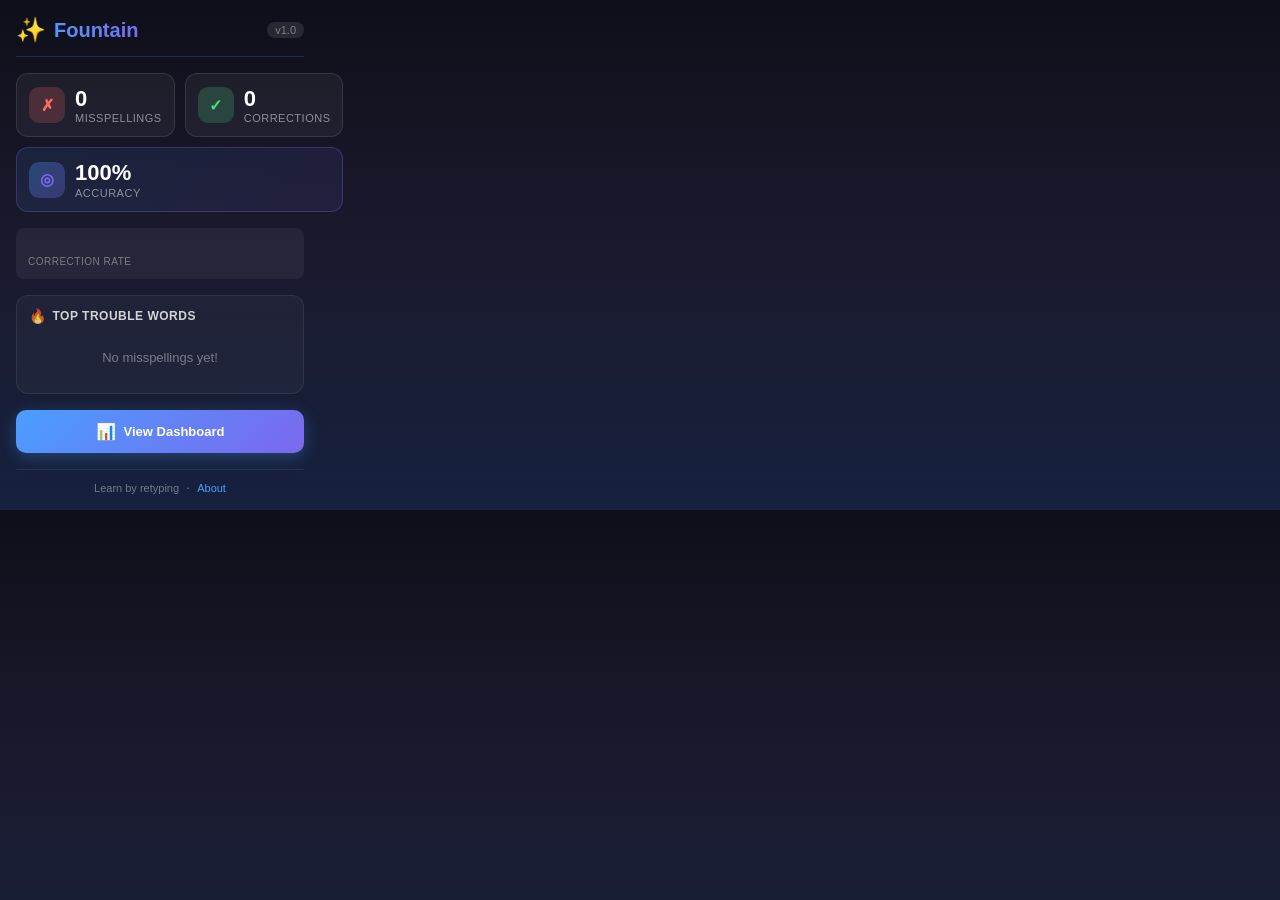
<file: popup.html>
<!DOCTYPE html>
<html lang="en">
<head>
  <meta charset="UTF-8">
  <meta name="viewport" content="width=device-width, initial-scale=1.0">
  <title>Fountain Spell Checker</title>
  <link rel="stylesheet" href="popup.css">
</head>
<body>
  <div class="popup-container">
    <!-- Header -->
    <header class="popup-header">
      <div class="logo">
        <span class="logo-icon">✨</span>
        <span class="logo-text">Fountain</span>
      </div>
      <span class="version">v1.0</span>
    </header>

    <!-- Stats Overview -->
    <section class="stats-section">
      <div class="stat-card">
        <div class="stat-icon misspell-icon">✗</div>
        <div class="stat-info">
          <span class="stat-value" id="total-misspellings">0</span>
          <span class="stat-label">Misspellings</span>
        </div>
      </div>
      
      <div class="stat-card">
        <div class="stat-icon correct-icon">✓</div>
        <div class="stat-info">
          <span class="stat-value" id="total-corrections">0</span>
          <span class="stat-label">Corrections</span>
        </div>
      </div>
      
      <div class="stat-card accuracy-card">
        <div class="stat-icon accuracy-icon">◎</div>
        <div class="stat-info">
          <span class="stat-value" id="accuracy">100%</span>
          <span class="stat-label">Accuracy</span>
        </div>
      </div>
    </section>

    <!-- Progress Bar -->
    <div class="progress-container">
      <div class="progress-bar" id="progress-bar"></div>
      <span class="progress-label">Correction Rate</span>
    </div>

    <!-- Trouble Words -->
    <section class="trouble-section">
      <h3 class="section-title">
        <span class="title-icon">🔥</span>
        Top Trouble Words
      </h3>
      <div class="trouble-list" id="trouble-list">
        <div class="empty-state">No misspellings yet!</div>
      </div>
    </section>

    <!-- Actions -->
    <section class="actions-section">
      <a href="dashboard.html" target="_blank" class="action-btn primary">
        <span class="btn-icon">📊</span>
        View Dashboard
      </a>
    </section>

    <!-- Footer -->
    <footer class="popup-footer">
      <span>Learn by retyping</span>
      <span class="dot">•</span>
      <a href="landing.html" target="_blank">About</a>
    </footer>
  </div>

  <script src="popup.js"></script>
</body>
</html>
</file>
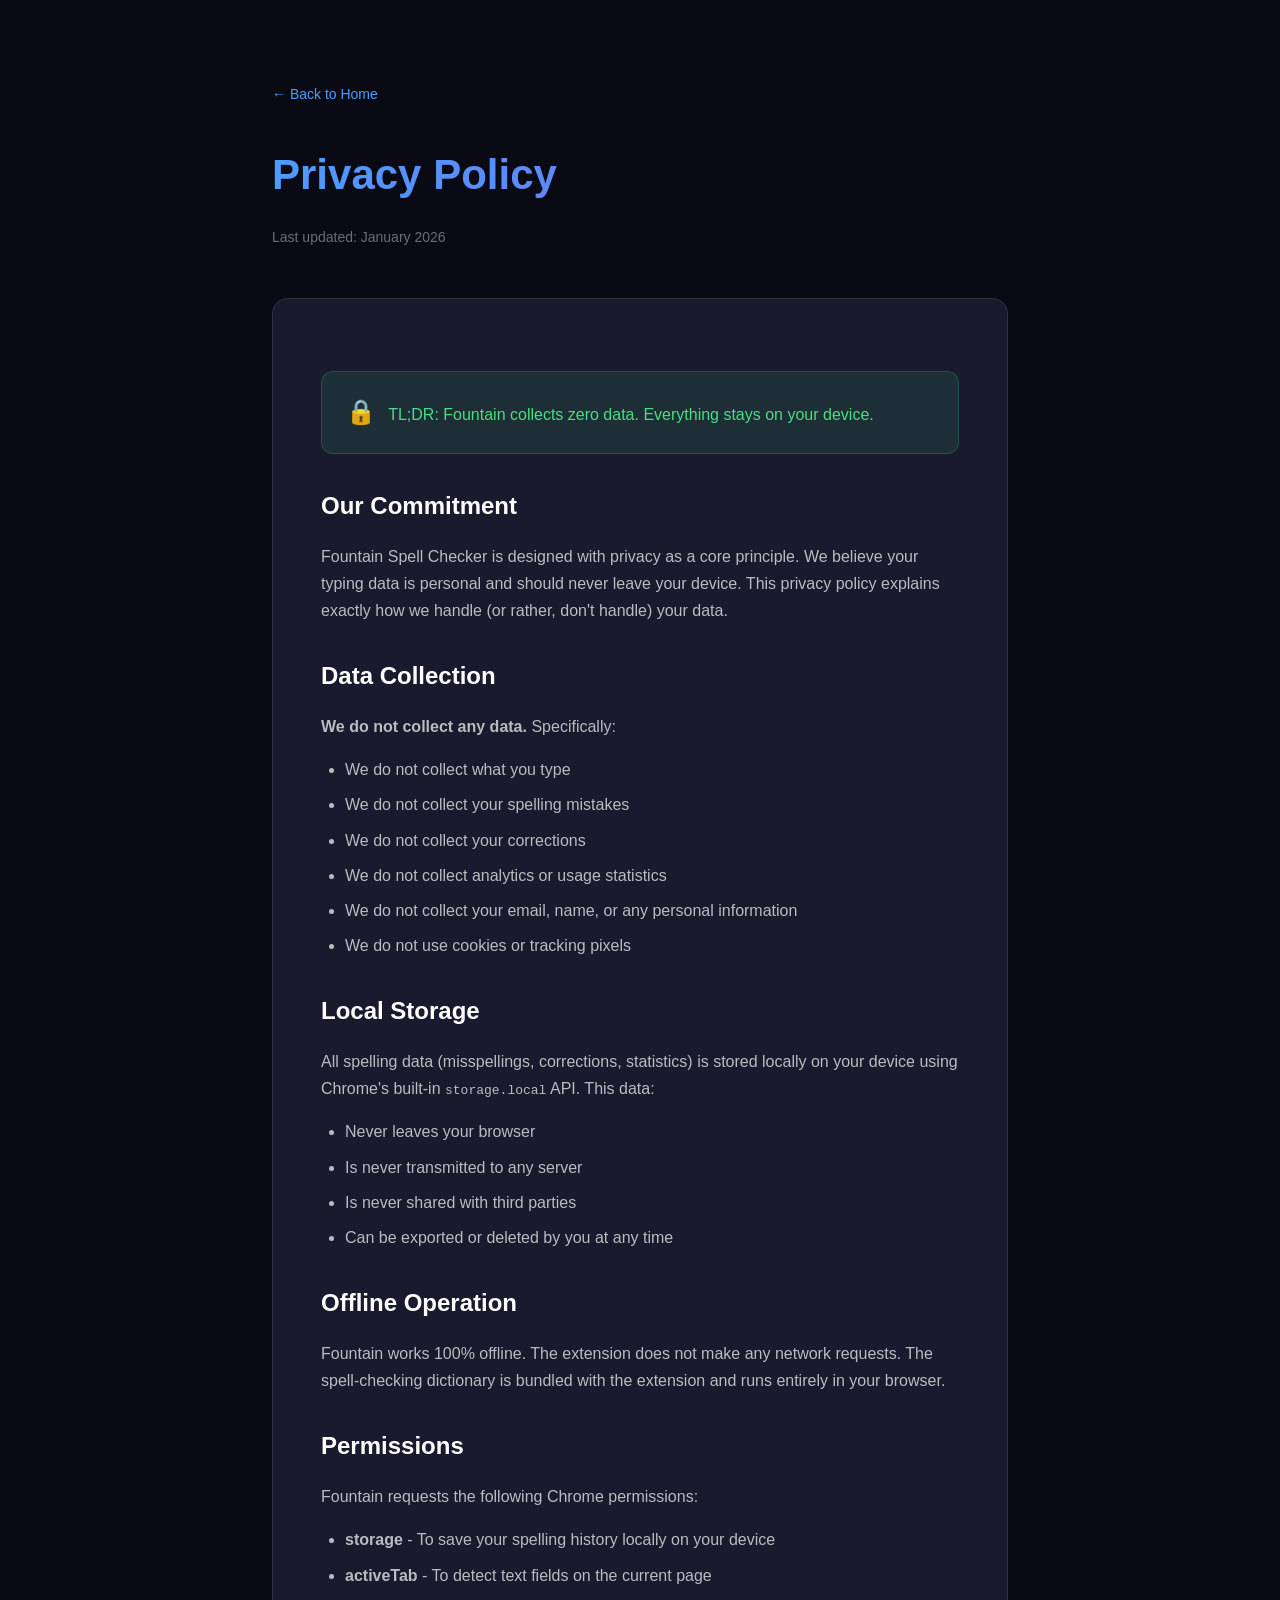
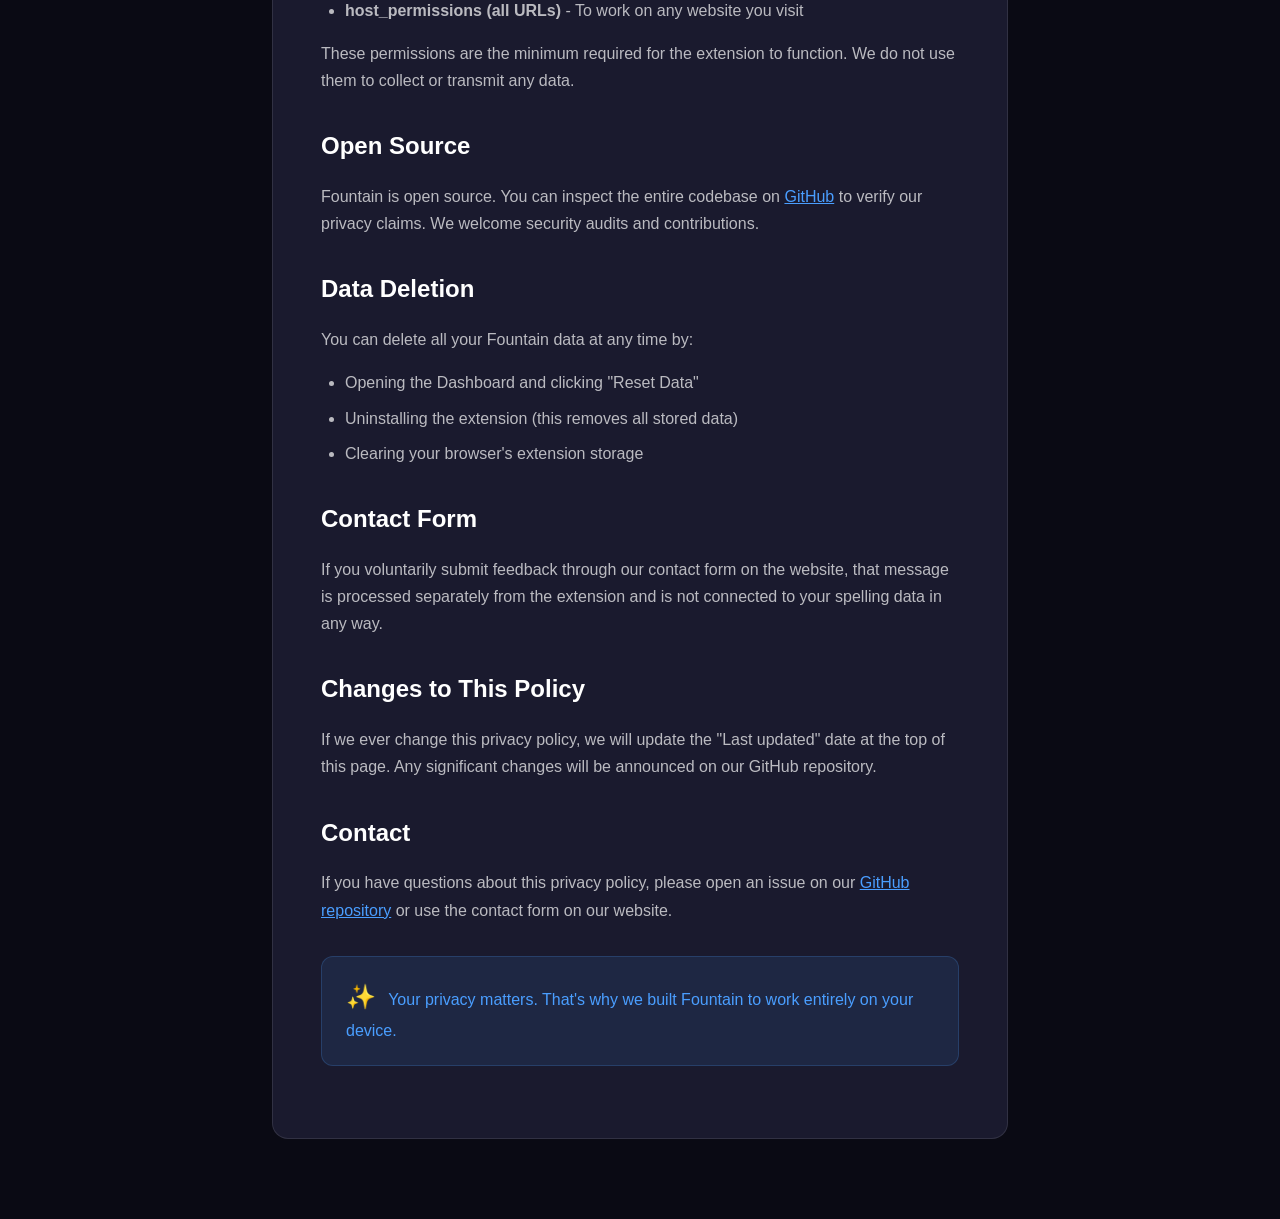
<file: privacy.html>
<!DOCTYPE html>
<html lang="en">
<head>
  <meta charset="UTF-8">
  <meta name="viewport" content="width=device-width, initial-scale=1.0">
  <title>Privacy Policy - Fountain Spell Checker</title>
  <style>
    :root {
      --bg-primary: #0a0a14;
      --bg-secondary: #12121f;
      --bg-tertiary: #1a1a2e;
      --text-primary: #ffffff;
      --text-secondary: rgba(255, 255, 255, 0.7);
      --text-muted: rgba(255, 255, 255, 0.4);
      --accent-blue: #4a9eff;
      --accent-purple: #7b68ee;
      --accent-green: #4ade80;
    }
    
    * {
      margin: 0;
      padding: 0;
      box-sizing: border-box;
    }
    
    body {
      font-family: 'Segoe UI', -apple-system, BlinkMacSystemFont, Roboto, sans-serif;
      background: var(--bg-primary);
      color: var(--text-primary);
      line-height: 1.7;
    }
    
    .container {
      max-width: 800px;
      margin: 0 auto;
      padding: 80px 32px;
    }
    
    .back-link {
      display: inline-flex;
      align-items: center;
      gap: 8px;
      color: var(--accent-blue);
      text-decoration: none;
      font-size: 14px;
      margin-bottom: 32px;
      transition: opacity 0.2s ease;
    }
    
    .back-link:hover {
      opacity: 0.8;
    }
    
    .page-header {
      margin-bottom: 48px;
    }
    
    .page-title {
      font-size: 42px;
      font-weight: 700;
      margin-bottom: 16px;
      background: linear-gradient(135deg, var(--accent-blue), var(--accent-purple));
      -webkit-background-clip: text;
      -webkit-text-fill-color: transparent;
      background-clip: text;
    }
    
    .page-meta {
      font-size: 14px;
      color: var(--text-muted);
    }
    
    .content {
      background: var(--bg-tertiary);
      border: 1px solid rgba(255, 255, 255, 0.1);
      border-radius: 16px;
      padding: 48px;
    }
    
    h2 {
      font-size: 24px;
      font-weight: 600;
      margin: 32px 0 16px;
      color: var(--text-primary);
    }
    
    h2:first-child {
      margin-top: 0;
    }
    
    p {
      color: var(--text-secondary);
      margin-bottom: 16px;
    }
    
    ul {
      color: var(--text-secondary);
      margin-bottom: 16px;
      padding-left: 24px;
    }
    
    li {
      margin-bottom: 8px;
    }
    
    .highlight-box {
      background: rgba(74, 222, 128, 0.1);
      border: 1px solid rgba(74, 222, 128, 0.2);
      border-radius: 12px;
      padding: 20px 24px;
      margin: 24px 0;
    }
    
    .highlight-box p {
      color: var(--accent-green);
      margin: 0;
      font-weight: 500;
    }
    
    .emoji-icon {
      font-size: 24px;
      margin-right: 8px;
    }
    
    @media (max-width: 768px) {
      .container {
        padding: 40px 20px;
      }
      
      .page-title {
        font-size: 32px;
      }
      
      .content {
        padding: 32px 24px;
      }
    }
  </style>
</head>
<body>
  <div class="container">
    <a href="landing.html" class="back-link">← Back to Home</a>
    
    <header class="page-header">
      <h1 class="page-title">Privacy Policy</h1>
      <p class="page-meta">Last updated: January 2026</p>
    </header>
    
    <div class="content">
      <div class="highlight-box">
        <p><span class="emoji-icon">🔒</span> TL;DR: Fountain collects zero data. Everything stays on your device.</p>
      </div>
      
      <h2>Our Commitment</h2>
      <p>
        Fountain Spell Checker is designed with privacy as a core principle. We believe your typing data is personal and should never leave your device. This privacy policy explains exactly how we handle (or rather, don't handle) your data.
      </p>
      
      <h2>Data Collection</h2>
      <p><strong>We do not collect any data.</strong> Specifically:</p>
      <ul>
        <li>We do not collect what you type</li>
        <li>We do not collect your spelling mistakes</li>
        <li>We do not collect your corrections</li>
        <li>We do not collect analytics or usage statistics</li>
        <li>We do not collect your email, name, or any personal information</li>
        <li>We do not use cookies or tracking pixels</li>
      </ul>
      
      <h2>Local Storage</h2>
      <p>
        All spelling data (misspellings, corrections, statistics) is stored locally on your device using Chrome's built-in <code>storage.local</code> API. This data:
      </p>
      <ul>
        <li>Never leaves your browser</li>
        <li>Is never transmitted to any server</li>
        <li>Is never shared with third parties</li>
        <li>Can be exported or deleted by you at any time</li>
      </ul>
      
      <h2>Offline Operation</h2>
      <p>
        Fountain works 100% offline. The extension does not make any network requests. The spell-checking dictionary is bundled with the extension and runs entirely in your browser.
      </p>
      
      <h2>Permissions</h2>
      <p>Fountain requests the following Chrome permissions:</p>
      <ul>
        <li><strong>storage</strong> - To save your spelling history locally on your device</li>
        <li><strong>activeTab</strong> - To detect text fields on the current page</li>
        <li><strong>host_permissions (all URLs)</strong> - To work on any website you visit</li>
      </ul>
      <p>These permissions are the minimum required for the extension to function. We do not use them to collect or transmit any data.</p>
      
      <h2>Open Source</h2>
      <p>
        Fountain is open source. You can inspect the entire codebase on <a href="https://github.com/draphael123/spell-checker-fountain" style="color: var(--accent-blue);">GitHub</a> to verify our privacy claims. We welcome security audits and contributions.
      </p>
      
      <h2>Data Deletion</h2>
      <p>
        You can delete all your Fountain data at any time by:
      </p>
      <ul>
        <li>Opening the Dashboard and clicking "Reset Data"</li>
        <li>Uninstalling the extension (this removes all stored data)</li>
        <li>Clearing your browser's extension storage</li>
      </ul>
      
      <h2>Contact Form</h2>
      <p>
        If you voluntarily submit feedback through our contact form on the website, that message is processed separately from the extension and is not connected to your spelling data in any way.
      </p>
      
      <h2>Changes to This Policy</h2>
      <p>
        If we ever change this privacy policy, we will update the "Last updated" date at the top of this page. Any significant changes will be announced on our GitHub repository.
      </p>
      
      <h2>Contact</h2>
      <p>
        If you have questions about this privacy policy, please open an issue on our <a href="https://github.com/draphael123/spell-checker-fountain" style="color: var(--accent-blue);">GitHub repository</a> or use the contact form on our website.
      </p>
      
      <div class="highlight-box" style="background: rgba(74, 158, 255, 0.1); border-color: rgba(74, 158, 255, 0.2); margin-top: 32px;">
        <p style="color: var(--accent-blue);"><span class="emoji-icon">✨</span> Your privacy matters. That's why we built Fountain to work entirely on your device.</p>
      </div>
    </div>
  </div>
</body>
</html>
</file>
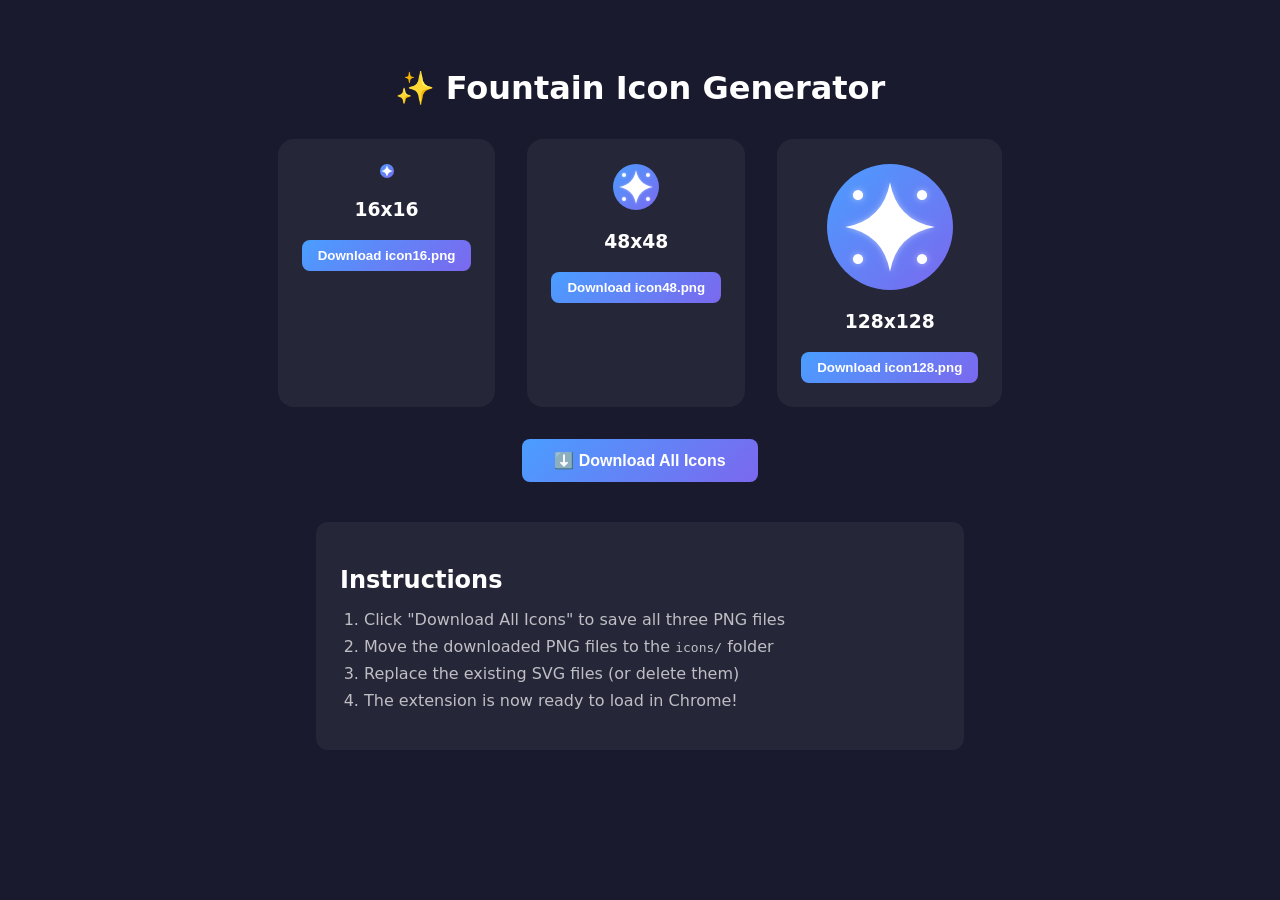
<file: icons/generate-icons.html>
<!DOCTYPE html>
<html lang="en">
<head>
  <meta charset="UTF-8">
  <title>Generate Fountain Icons</title>
  <style>
    body {
      font-family: system-ui, sans-serif;
      background: #1a1a2e;
      color: white;
      padding: 40px;
      text-align: center;
    }
    h1 { margin-bottom: 32px; }
    .icons { display: flex; gap: 32px; justify-content: center; flex-wrap: wrap; }
    .icon-box {
      background: rgba(255,255,255,0.05);
      border-radius: 16px;
      padding: 24px;
    }
    .icon-box h3 { margin: 16px 0 8px; }
    canvas { border-radius: 8px; }
    button {
      margin-top: 12px;
      padding: 8px 16px;
      background: linear-gradient(135deg, #4a9eff, #7b68ee);
      border: none;
      border-radius: 8px;
      color: white;
      cursor: pointer;
      font-weight: 600;
    }
    button:hover { opacity: 0.9; }
    .instructions {
      margin-top: 40px;
      background: rgba(255,255,255,0.05);
      border-radius: 12px;
      padding: 24px;
      max-width: 600px;
      margin-left: auto;
      margin-right: auto;
      text-align: left;
    }
    .instructions h2 { margin-bottom: 16px; }
    .instructions ol { padding-left: 24px; }
    .instructions li { margin-bottom: 8px; color: rgba(255,255,255,0.7); }
  </style>
</head>
<body>
  <h1>✨ Fountain Icon Generator</h1>
  
  <div class="icons">
    <div class="icon-box">
      <canvas id="icon16" width="16" height="16"></canvas>
      <h3>16x16</h3>
      <button onclick="download('icon16', 16)">Download icon16.png</button>
    </div>
    <div class="icon-box">
      <canvas id="icon48" width="48" height="48"></canvas>
      <h3>48x48</h3>
      <button onclick="download('icon48', 48)">Download icon48.png</button>
    </div>
    <div class="icon-box">
      <canvas id="icon128" width="128" height="128"></canvas>
      <h3>128x128</h3>
      <button onclick="download('icon128', 128)">Download icon128.png</button>
    </div>
  </div>
  
  <button onclick="downloadAll()" style="margin-top: 32px; padding: 12px 32px; font-size: 16px;">
    ⬇️ Download All Icons
  </button>
  
  <div class="instructions">
    <h2>Instructions</h2>
    <ol>
      <li>Click "Download All Icons" to save all three PNG files</li>
      <li>Move the downloaded PNG files to the <code>icons/</code> folder</li>
      <li>Replace the existing SVG files (or delete them)</li>
      <li>The extension is now ready to load in Chrome!</li>
    </ol>
  </div>

  <script>
    // Draw sparkle icon on canvas
    function drawIcon(ctx, size) {
      // Background gradient circle
      const gradient = ctx.createLinearGradient(0, 0, size, size);
      gradient.addColorStop(0, '#4a9eff');
      gradient.addColorStop(1, '#7b68ee');
      
      ctx.beginPath();
      ctx.arc(size/2, size/2, size/2 - 1, 0, Math.PI * 2);
      ctx.fillStyle = gradient;
      ctx.fill();
      
      // Draw sparkle
      ctx.fillStyle = 'white';
      ctx.shadowColor = 'rgba(255,255,255,0.5)';
      ctx.shadowBlur = size * 0.05;
      
      const cx = size / 2;
      const cy = size / 2;
      const r = size * 0.35;
      
      // Main 4-point star
      ctx.beginPath();
      ctx.moveTo(cx, cy - r);
      ctx.quadraticCurveTo(cx + r*0.15, cy - r*0.15, cx + r, cy);
      ctx.quadraticCurveTo(cx + r*0.15, cy + r*0.15, cx, cy + r);
      ctx.quadraticCurveTo(cx - r*0.15, cy + r*0.15, cx - r, cy);
      ctx.quadraticCurveTo(cx - r*0.15, cy - r*0.15, cx, cy - r);
      ctx.fill();
      
      // Small sparkle dots (only for larger sizes)
      if (size >= 48) {
        const dotSize = size * 0.04;
        const positions = [
          [0.25, 0.25], [0.75, 0.25],
          [0.25, 0.75], [0.75, 0.75]
        ];
        
        positions.forEach(([px, py]) => {
          ctx.beginPath();
          ctx.arc(size * px, size * py, dotSize, 0, Math.PI * 2);
          ctx.fill();
        });
      }
    }
    
    // Generate all icons on load
    function generateIcons() {
      [16, 48, 128].forEach(size => {
        const canvas = document.getElementById('icon' + size);
        const ctx = canvas.getContext('2d');
        drawIcon(ctx, size);
      });
    }
    
    // Download single icon
    function download(id, size) {
      const canvas = document.getElementById(id);
      const link = document.createElement('a');
      link.download = `icon${size}.png`;
      link.href = canvas.toDataURL('image/png');
      link.click();
    }
    
    // Download all icons
    function downloadAll() {
      download('icon16', 16);
      setTimeout(() => download('icon48', 48), 100);
      setTimeout(() => download('icon128', 128), 200);
    }
    
    // Generate on load
    window.onload = generateIcons;
  </script>
</body>
</html>
</file>
<file: dashboard.css>
/**
 * Fountain Spell Checker - Dashboard Styles
 * Dark theme with blue (#4a9eff) and purple (#7b68ee) accents
 */

/* ============================================================
   CSS VARIABLES
   ============================================================ */
:root {
  --bg-primary: #0a0a14;
  --bg-secondary: #12121f;
  --bg-tertiary: #1a1a2e;
  --bg-card: rgba(255, 255, 255, 0.03);
  --border-color: rgba(255, 255, 255, 0.08);
  --text-primary: #ffffff;
  --text-secondary: rgba(255, 255, 255, 0.7);
  --text-muted: rgba(255, 255, 255, 0.4);
  --accent-blue: #4a9eff;
  --accent-purple: #7b68ee;
  --accent-green: #4ade80;
  --accent-red: #ff6b6b;
  --sidebar-width: 240px;
}

/* ============================================================
   BASE STYLES
   ============================================================ */
* {
  margin: 0;
  padding: 0;
  box-sizing: border-box;
}

body {
  font-family: 'Segoe UI', -apple-system, BlinkMacSystemFont, Roboto, sans-serif;
  background: var(--bg-primary);
  color: var(--text-primary);
  min-height: 100vh;
  overflow-x: hidden;
}

/* ============================================================
   DASHBOARD LAYOUT
   ============================================================ */
.dashboard {
  display: flex;
  min-height: 100vh;
}

/* ============================================================
   SIDEBAR
   ============================================================ */
.sidebar {
  width: var(--sidebar-width);
  background: var(--bg-secondary);
  border-right: 1px solid var(--border-color);
  display: flex;
  flex-direction: column;
  position: fixed;
  height: 100vh;
  z-index: 100;
}

.sidebar-header {
  padding: 24px;
  border-bottom: 1px solid var(--border-color);
}

.logo {
  display: flex;
  align-items: center;
  gap: 10px;
}

.logo-icon {
  font-size: 28px;
  animation: sparkle 3s ease-in-out infinite;
}

@keyframes sparkle {
  0%, 100% { transform: scale(1) rotate(0deg); }
  50% { transform: scale(1.1) rotate(10deg); }
}

.logo-text {
  font-size: 22px;
  font-weight: 700;
  background: linear-gradient(135deg, var(--accent-blue), var(--accent-purple));
  -webkit-background-clip: text;
  -webkit-text-fill-color: transparent;
  background-clip: text;
}

.sidebar-nav {
  flex: 1;
  padding: 16px;
  display: flex;
  flex-direction: column;
  gap: 4px;
}

.nav-item {
  display: flex;
  align-items: center;
  gap: 12px;
  padding: 12px 16px;
  border-radius: 10px;
  color: var(--text-secondary);
  text-decoration: none;
  transition: all 0.2s ease;
}

.nav-item:hover {
  background: rgba(255, 255, 255, 0.05);
  color: var(--text-primary);
}

.nav-item.active {
  background: linear-gradient(135deg, rgba(74, 158, 255, 0.15), rgba(123, 104, 238, 0.15));
  color: var(--text-primary);
  border: 1px solid rgba(74, 158, 255, 0.3);
}

.nav-icon {
  font-size: 18px;
}

.sidebar-footer {
  padding: 16px;
  border-top: 1px solid var(--border-color);
  display: flex;
  flex-direction: column;
  gap: 8px;
}

.sidebar-btn {
  display: flex;
  align-items: center;
  justify-content: center;
  gap: 8px;
  padding: 10px 16px;
  border-radius: 8px;
  border: 1px solid var(--border-color);
  background: transparent;
  color: var(--text-secondary);
  font-size: 13px;
  cursor: pointer;
  transition: all 0.2s ease;
}

.sidebar-btn:hover {
  background: rgba(255, 255, 255, 0.05);
  color: var(--text-primary);
}

.sidebar-btn.danger {
  border-color: rgba(255, 107, 107, 0.3);
  color: var(--accent-red);
}

.sidebar-btn.danger:hover {
  background: rgba(255, 107, 107, 0.1);
}

/* ============================================================
   MAIN CONTENT
   ============================================================ */
.main-content {
  flex: 1;
  margin-left: var(--sidebar-width);
  padding: 24px 32px;
  min-height: 100vh;
}

.main-header {
  display: flex;
  justify-content: space-between;
  align-items: center;
  margin-bottom: 32px;
}

.page-title {
  font-size: 28px;
  font-weight: 700;
}

.header-actions {
  display: flex;
  align-items: center;
  gap: 16px;
}

.last-updated {
  font-size: 13px;
  color: var(--text-muted);
}

.refresh-btn {
  display: flex;
  align-items: center;
  gap: 6px;
  padding: 8px 16px;
  border-radius: 8px;
  border: 1px solid var(--border-color);
  background: transparent;
  color: var(--text-secondary);
  font-size: 13px;
  cursor: pointer;
  transition: all 0.2s ease;
}

.refresh-btn:hover {
  background: rgba(255, 255, 255, 0.05);
  color: var(--text-primary);
}

/* ============================================================
   SECTIONS
   ============================================================ */
.section {
  display: none;
}

.section.active {
  display: block;
  animation: fadeIn 0.3s ease;
}

@keyframes fadeIn {
  from { opacity: 0; transform: translateY(10px); }
  to { opacity: 1; transform: translateY(0); }
}

/* ============================================================
   STATS GRID
   ============================================================ */
.stats-grid {
  display: grid;
  grid-template-columns: repeat(4, 1fr);
  gap: 16px;
  margin-bottom: 32px;
}

.stat-card {
  background: var(--bg-card);
  border: 1px solid var(--border-color);
  border-radius: 16px;
  padding: 20px;
  transition: all 0.3s ease;
}

.stat-card:hover {
  transform: translateY(-4px);
  border-color: rgba(74, 158, 255, 0.3);
  box-shadow: 0 8px 32px rgba(0, 0, 0, 0.3);
}

.stat-header {
  display: flex;
  justify-content: space-between;
  align-items: center;
  margin-bottom: 12px;
}

.stat-icon {
  width: 40px;
  height: 40px;
  border-radius: 10px;
  display: flex;
  align-items: center;
  justify-content: center;
  font-size: 18px;
  font-weight: bold;
}

.stat-icon.misspell {
  background: rgba(255, 107, 107, 0.2);
  color: var(--accent-red);
}

.stat-icon.correct {
  background: rgba(74, 222, 128, 0.2);
  color: var(--accent-green);
}

.stat-icon.accuracy {
  background: linear-gradient(135deg, rgba(74, 158, 255, 0.2), rgba(123, 104, 238, 0.2));
  color: var(--accent-purple);
}

.stat-icon.words {
  background: rgba(74, 158, 255, 0.2);
  color: var(--accent-blue);
}

.stat-trend {
  font-size: 11px;
  padding: 2px 8px;
  border-radius: 10px;
  background: rgba(74, 222, 128, 0.15);
  color: var(--accent-green);
}

.stat-trend.negative {
  background: rgba(255, 107, 107, 0.15);
  color: var(--accent-red);
}

.stat-value {
  font-size: 32px;
  font-weight: 700;
  margin-bottom: 4px;
}

.stat-label {
  font-size: 13px;
  color: var(--text-muted);
}

/* ============================================================
   CHART CONTAINER
   ============================================================ */
.chart-container {
  background: var(--bg-card);
  border: 1px solid var(--border-color);
  border-radius: 16px;
  padding: 24px;
  margin-bottom: 32px;
}

.chart-header {
  display: flex;
  justify-content: space-between;
  align-items: center;
  margin-bottom: 20px;
}

.chart-title {
  font-size: 18px;
  font-weight: 600;
}

.chart-legend {
  display: flex;
  gap: 20px;
}

.legend-item {
  display: flex;
  align-items: center;
  gap: 6px;
  font-size: 13px;
  color: var(--text-secondary);
}

.legend-color {
  width: 12px;
  height: 12px;
  border-radius: 3px;
}

.legend-item.misspell .legend-color {
  background: var(--accent-red);
}

.legend-item.correct .legend-color {
  background: var(--accent-green);
}

.chart-wrapper {
  height: 250px;
  position: relative;
}

#activity-chart {
  width: 100% !important;
  height: 100% !important;
}

/* ============================================================
   TROUBLE WORDS
   ============================================================ */
.trouble-container {
  background: var(--bg-card);
  border: 1px solid var(--border-color);
  border-radius: 16px;
  padding: 24px;
}

.section-title {
  font-size: 18px;
  font-weight: 600;
  margin-bottom: 20px;
}

.trouble-grid {
  display: grid;
  grid-template-columns: repeat(auto-fill, minmax(200px, 1fr));
  gap: 12px;
}

.trouble-card {
  background: rgba(255, 107, 107, 0.05);
  border: 1px solid rgba(255, 107, 107, 0.15);
  border-radius: 12px;
  padding: 16px;
  transition: all 0.2s ease;
}

.trouble-card:hover {
  background: rgba(255, 107, 107, 0.08);
  transform: translateY(-2px);
}

.trouble-word-row {
  display: flex;
  align-items: center;
  gap: 8px;
  margin-bottom: 8px;
}

.trouble-wrong {
  color: var(--accent-red);
  text-decoration: line-through;
  font-family: 'SF Mono', Monaco, monospace;
  font-size: 15px;
}

.trouble-arrow {
  color: var(--text-muted);
  font-size: 12px;
}

.trouble-correct {
  color: var(--accent-green);
  font-family: 'SF Mono', Monaco, monospace;
  font-size: 15px;
  font-weight: 500;
}

.trouble-stats {
  display: flex;
  justify-content: space-between;
  font-size: 12px;
  color: var(--text-muted);
}

.trouble-count {
  color: var(--accent-red);
  font-weight: 600;
}

/* ============================================================
   TABLE CONTAINER
   ============================================================ */
.table-container {
  background: var(--bg-card);
  border: 1px solid var(--border-color);
  border-radius: 16px;
  overflow: hidden;
}

.table-header {
  display: flex;
  justify-content: space-between;
  align-items: center;
  padding: 20px 24px;
  border-bottom: 1px solid var(--border-color);
}

.table-title {
  font-size: 18px;
  font-weight: 600;
}

.table-controls {
  display: flex;
  gap: 12px;
}

.search-input {
  padding: 8px 14px;
  border-radius: 8px;
  border: 1px solid var(--border-color);
  background: var(--bg-secondary);
  color: var(--text-primary);
  font-size: 13px;
  width: 200px;
  transition: all 0.2s ease;
}

.search-input:focus {
  outline: none;
  border-color: var(--accent-blue);
  box-shadow: 0 0 0 3px rgba(74, 158, 255, 0.1);
}

.sort-select {
  padding: 8px 14px;
  border-radius: 8px;
  border: 1px solid var(--border-color);
  background: var(--bg-secondary);
  color: var(--text-primary);
  font-size: 13px;
  cursor: pointer;
}

.sort-select:focus {
  outline: none;
  border-color: var(--accent-blue);
}

.table-wrapper {
  overflow-x: auto;
}

.words-table {
  width: 100%;
  border-collapse: collapse;
}

.words-table th,
.words-table td {
  padding: 14px 20px;
  text-align: left;
  border-bottom: 1px solid var(--border-color);
}

.words-table th {
  font-size: 11px;
  font-weight: 600;
  color: var(--text-muted);
  text-transform: uppercase;
  letter-spacing: 0.5px;
  background: var(--bg-secondary);
}

.words-table td {
  font-size: 14px;
}

.words-table tr:hover td {
  background: rgba(255, 255, 255, 0.02);
}

.word-misspelled {
  color: var(--accent-red);
  font-family: 'SF Mono', Monaco, monospace;
}

.word-correct {
  color: var(--accent-green);
  font-family: 'SF Mono', Monaco, monospace;
}

.badge {
  display: inline-block;
  padding: 2px 8px;
  border-radius: 10px;
  font-size: 12px;
  font-weight: 600;
}

.badge.count {
  background: rgba(255, 107, 107, 0.15);
  color: var(--accent-red);
}

.badge.corrected {
  background: rgba(74, 222, 128, 0.15);
  color: var(--accent-green);
}

.badge.rate {
  background: rgba(123, 104, 238, 0.15);
  color: var(--accent-purple);
}

.table-footer {
  padding: 16px 24px;
  border-top: 1px solid var(--border-color);
  font-size: 13px;
  color: var(--text-muted);
}

/* ============================================================
   MODAL
   ============================================================ */
.modal {
  position: fixed;
  top: 0;
  left: 0;
  width: 100%;
  height: 100%;
  background: rgba(0, 0, 0, 0.7);
  display: none;
  align-items: center;
  justify-content: center;
  z-index: 1000;
  backdrop-filter: blur(4px);
}

.modal.active {
  display: flex;
  animation: fadeIn 0.2s ease;
}

.modal-content {
  background: var(--bg-tertiary);
  border: 1px solid var(--border-color);
  border-radius: 16px;
  padding: 32px;
  max-width: 400px;
  text-align: center;
}

.modal-icon {
  font-size: 48px;
  margin-bottom: 16px;
}

.modal-title {
  font-size: 20px;
  font-weight: 600;
  margin-bottom: 8px;
}

.modal-text {
  font-size: 14px;
  color: var(--text-secondary);
  margin-bottom: 24px;
  line-height: 1.5;
}

.modal-actions {
  display: flex;
  gap: 12px;
  justify-content: center;
}

.modal-btn {
  padding: 10px 24px;
  border-radius: 8px;
  font-size: 14px;
  font-weight: 500;
  cursor: pointer;
  transition: all 0.2s ease;
  border: none;
}

.modal-btn.cancel {
  background: rgba(255, 255, 255, 0.1);
  color: var(--text-primary);
}

.modal-btn.cancel:hover {
  background: rgba(255, 255, 255, 0.15);
}

.modal-btn.confirm {
  background: var(--accent-red);
  color: white;
}

.modal-btn.confirm:hover {
  background: #ff5252;
}

/* ============================================================
   EMPTY STATE
   ============================================================ */
.empty-state {
  text-align: center;
  padding: 48px;
  color: var(--text-muted);
}

.empty-icon {
  font-size: 48px;
  margin-bottom: 16px;
}

.empty-text {
  font-size: 16px;
}

/* ============================================================
   RESPONSIVE
   ============================================================ */
@media (max-width: 1024px) {
  .stats-grid {
    grid-template-columns: repeat(2, 1fr);
  }
}

@media (max-width: 768px) {
  .sidebar {
    width: 60px;
    padding: 12px;
  }
  
  .sidebar-header {
    padding: 12px;
  }
  
  .logo-text,
  .nav-item span:not(.nav-icon),
  .sidebar-btn span:not(.btn-icon) {
    display: none;
  }
  
  .main-content {
    margin-left: 60px;
    padding: 16px;
  }
  
  .stats-grid {
    grid-template-columns: 1fr;
  }
  
  .table-controls {
    flex-direction: column;
  }
  
  .search-input {
    width: 100%;
  }
}
</file>
<file: popup.css>
/**
 * Fountain Spell Checker - Popup Styles
 * Dark theme with blue (#4a9eff) and purple (#7b68ee) accents
 */

/* ============================================================
   BASE STYLES
   ============================================================ */
* {
  margin: 0;
  padding: 0;
  box-sizing: border-box;
}

body {
  width: 320px;
  min-height: 420px;
  font-family: 'Segoe UI', -apple-system, BlinkMacSystemFont, Roboto, sans-serif;
  background: linear-gradient(180deg, #0f0f1a 0%, #1a1a2e 50%, #16213e 100%);
  color: #ffffff;
  overflow-x: hidden;
}

/* ============================================================
   POPUP CONTAINER
   ============================================================ */
.popup-container {
  padding: 16px;
  display: flex;
  flex-direction: column;
  gap: 16px;
}

/* ============================================================
   HEADER
   ============================================================ */
.popup-header {
  display: flex;
  justify-content: space-between;
  align-items: center;
  padding-bottom: 12px;
  border-bottom: 1px solid rgba(74, 158, 255, 0.2);
}

.logo {
  display: flex;
  align-items: center;
  gap: 8px;
}

.logo-icon {
  font-size: 24px;
  animation: sparkle 2s ease-in-out infinite;
}

@keyframes sparkle {
  0%, 100% { transform: scale(1) rotate(0deg); }
  50% { transform: scale(1.1) rotate(10deg); }
}

.logo-text {
  font-size: 20px;
  font-weight: 700;
  background: linear-gradient(135deg, #4a9eff, #7b68ee);
  -webkit-background-clip: text;
  -webkit-text-fill-color: transparent;
  background-clip: text;
}

.version {
  font-size: 11px;
  color: rgba(255, 255, 255, 0.4);
  background: rgba(255, 255, 255, 0.1);
  padding: 2px 8px;
  border-radius: 10px;
}

/* ============================================================
   STATS SECTION
   ============================================================ */
.stats-section {
  display: grid;
  grid-template-columns: 1fr 1fr;
  gap: 10px;
}

.stat-card {
  background: rgba(255, 255, 255, 0.05);
  border: 1px solid rgba(255, 255, 255, 0.1);
  border-radius: 12px;
  padding: 12px;
  display: flex;
  align-items: center;
  gap: 10px;
  transition: all 0.3s ease;
}

.stat-card:hover {
  background: rgba(255, 255, 255, 0.08);
  border-color: rgba(74, 158, 255, 0.3);
  transform: translateY(-2px);
}

.stat-card.accuracy-card {
  grid-column: span 2;
  background: linear-gradient(135deg, rgba(74, 158, 255, 0.1), rgba(123, 104, 238, 0.1));
  border-color: rgba(123, 104, 238, 0.3);
}

.stat-icon {
  width: 36px;
  height: 36px;
  border-radius: 10px;
  display: flex;
  align-items: center;
  justify-content: center;
  font-size: 16px;
  font-weight: bold;
}

.misspell-icon {
  background: rgba(255, 107, 107, 0.2);
  color: #ff6b6b;
}

.correct-icon {
  background: rgba(74, 222, 128, 0.2);
  color: #4ade80;
}

.accuracy-icon {
  background: linear-gradient(135deg, rgba(74, 158, 255, 0.3), rgba(123, 104, 238, 0.3));
  color: #7b68ee;
}

.stat-info {
  display: flex;
  flex-direction: column;
}

.stat-value {
  font-size: 22px;
  font-weight: 700;
  line-height: 1.2;
}

.stat-label {
  font-size: 11px;
  color: rgba(255, 255, 255, 0.5);
  text-transform: uppercase;
  letter-spacing: 0.5px;
}

/* ============================================================
   PROGRESS BAR
   ============================================================ */
.progress-container {
  background: rgba(255, 255, 255, 0.05);
  border-radius: 8px;
  padding: 12px;
  position: relative;
}

.progress-bar {
  height: 8px;
  background: linear-gradient(90deg, #4a9eff, #7b68ee, #4ade80);
  border-radius: 4px;
  width: 0%;
  transition: width 0.5s ease;
  box-shadow: 0 0 12px rgba(74, 158, 255, 0.5);
}

.progress-label {
  display: block;
  margin-top: 8px;
  font-size: 10px;
  color: rgba(255, 255, 255, 0.4);
  text-transform: uppercase;
  letter-spacing: 0.5px;
}

/* ============================================================
   TROUBLE WORDS SECTION
   ============================================================ */
.trouble-section {
  background: rgba(255, 255, 255, 0.03);
  border: 1px solid rgba(255, 255, 255, 0.08);
  border-radius: 12px;
  padding: 12px;
}

.section-title {
  display: flex;
  align-items: center;
  gap: 6px;
  font-size: 12px;
  font-weight: 600;
  color: rgba(255, 255, 255, 0.8);
  text-transform: uppercase;
  letter-spacing: 0.5px;
  margin-bottom: 10px;
}

.title-icon {
  font-size: 14px;
}

.trouble-list {
  display: flex;
  flex-direction: column;
  gap: 6px;
}

.trouble-item {
  display: flex;
  justify-content: space-between;
  align-items: center;
  padding: 8px 10px;
  background: rgba(255, 107, 107, 0.08);
  border-radius: 8px;
  font-size: 13px;
  transition: all 0.2s ease;
}

.trouble-item:hover {
  background: rgba(255, 107, 107, 0.12);
}

.trouble-word {
  display: flex;
  align-items: center;
  gap: 8px;
}

.trouble-wrong {
  color: #ff6b6b;
  text-decoration: line-through;
  font-family: 'SF Mono', Monaco, monospace;
}

.trouble-arrow {
  color: rgba(255, 255, 255, 0.3);
  font-size: 10px;
}

.trouble-correct {
  color: #4ade80;
  font-family: 'SF Mono', Monaco, monospace;
}

.trouble-count {
  background: rgba(255, 107, 107, 0.2);
  color: #ff6b6b;
  font-size: 11px;
  font-weight: 600;
  padding: 2px 8px;
  border-radius: 10px;
}

.empty-state {
  text-align: center;
  color: rgba(255, 255, 255, 0.4);
  font-size: 13px;
  padding: 16px;
}

/* ============================================================
   ACTIONS SECTION
   ============================================================ */
.actions-section {
  display: flex;
  gap: 8px;
}

.action-btn {
  flex: 1;
  display: flex;
  align-items: center;
  justify-content: center;
  gap: 8px;
  padding: 12px 16px;
  border-radius: 10px;
  font-size: 13px;
  font-weight: 600;
  text-decoration: none;
  transition: all 0.3s ease;
  cursor: pointer;
  border: none;
}

.action-btn.primary {
  background: linear-gradient(135deg, #4a9eff, #7b68ee);
  color: white;
  box-shadow: 0 4px 16px rgba(74, 158, 255, 0.3);
}

.action-btn.primary:hover {
  transform: translateY(-2px);
  box-shadow: 0 6px 24px rgba(74, 158, 255, 0.4);
}

.btn-icon {
  font-size: 16px;
}

/* ============================================================
   FOOTER
   ============================================================ */
.popup-footer {
  display: flex;
  justify-content: center;
  align-items: center;
  gap: 8px;
  padding-top: 12px;
  border-top: 1px solid rgba(255, 255, 255, 0.08);
  font-size: 11px;
  color: rgba(255, 255, 255, 0.4);
}

.popup-footer a {
  color: #4a9eff;
  text-decoration: none;
  transition: color 0.2s ease;
}

.popup-footer a:hover {
  color: #7b68ee;
}

.dot {
  font-size: 6px;
}

/* ============================================================
   ANIMATIONS
   ============================================================ */
@keyframes fadeIn {
  from {
    opacity: 0;
    transform: translateY(10px);
  }
  to {
    opacity: 1;
    transform: translateY(0);
  }
}

.stat-card,
.trouble-item {
  animation: fadeIn 0.3s ease forwards;
}

.stat-card:nth-child(1) { animation-delay: 0.05s; }
.stat-card:nth-child(2) { animation-delay: 0.1s; }
.stat-card:nth-child(3) { animation-delay: 0.15s; }

.trouble-item:nth-child(1) { animation-delay: 0.2s; }
.trouble-item:nth-child(2) { animation-delay: 0.25s; }
.trouble-item:nth-child(3) { animation-delay: 0.3s; }
.trouble-item:nth-child(4) { animation-delay: 0.35s; }
.trouble-item:nth-child(5) { animation-delay: 0.4s; }
</file>
